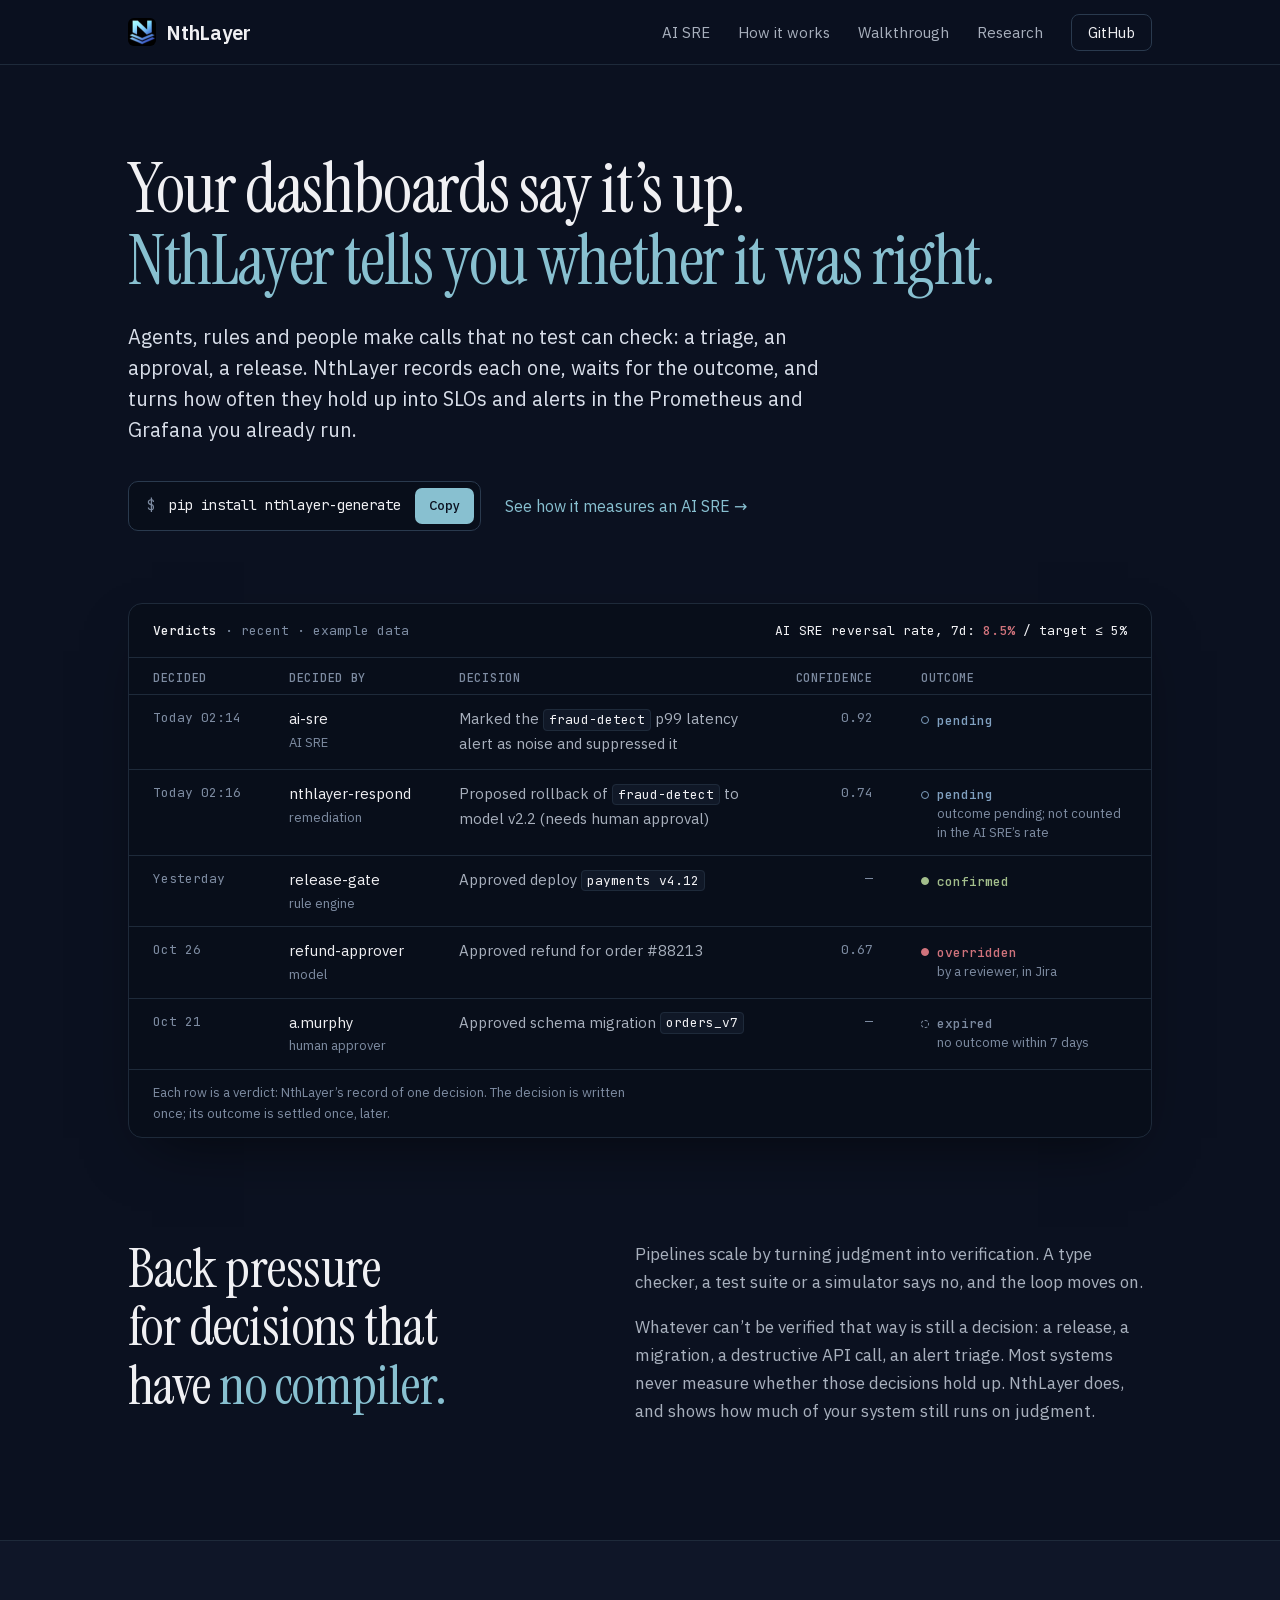
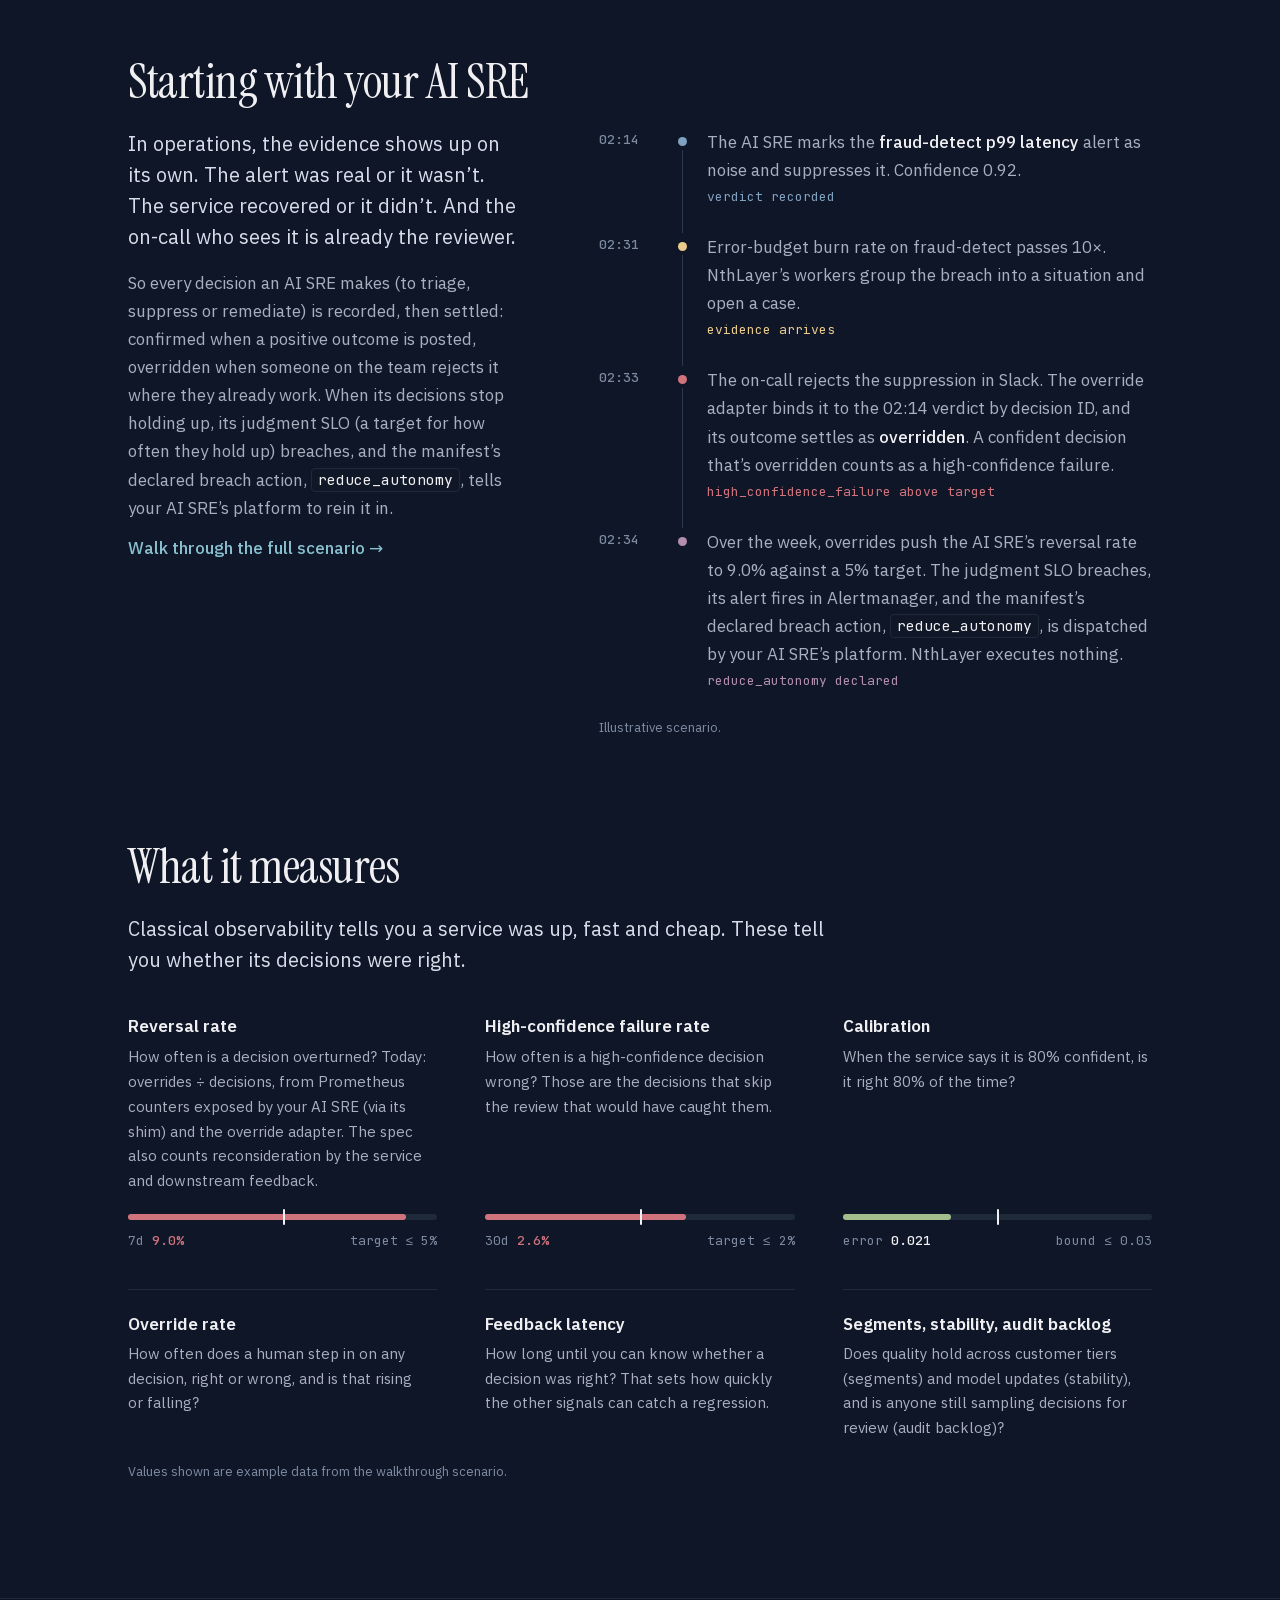
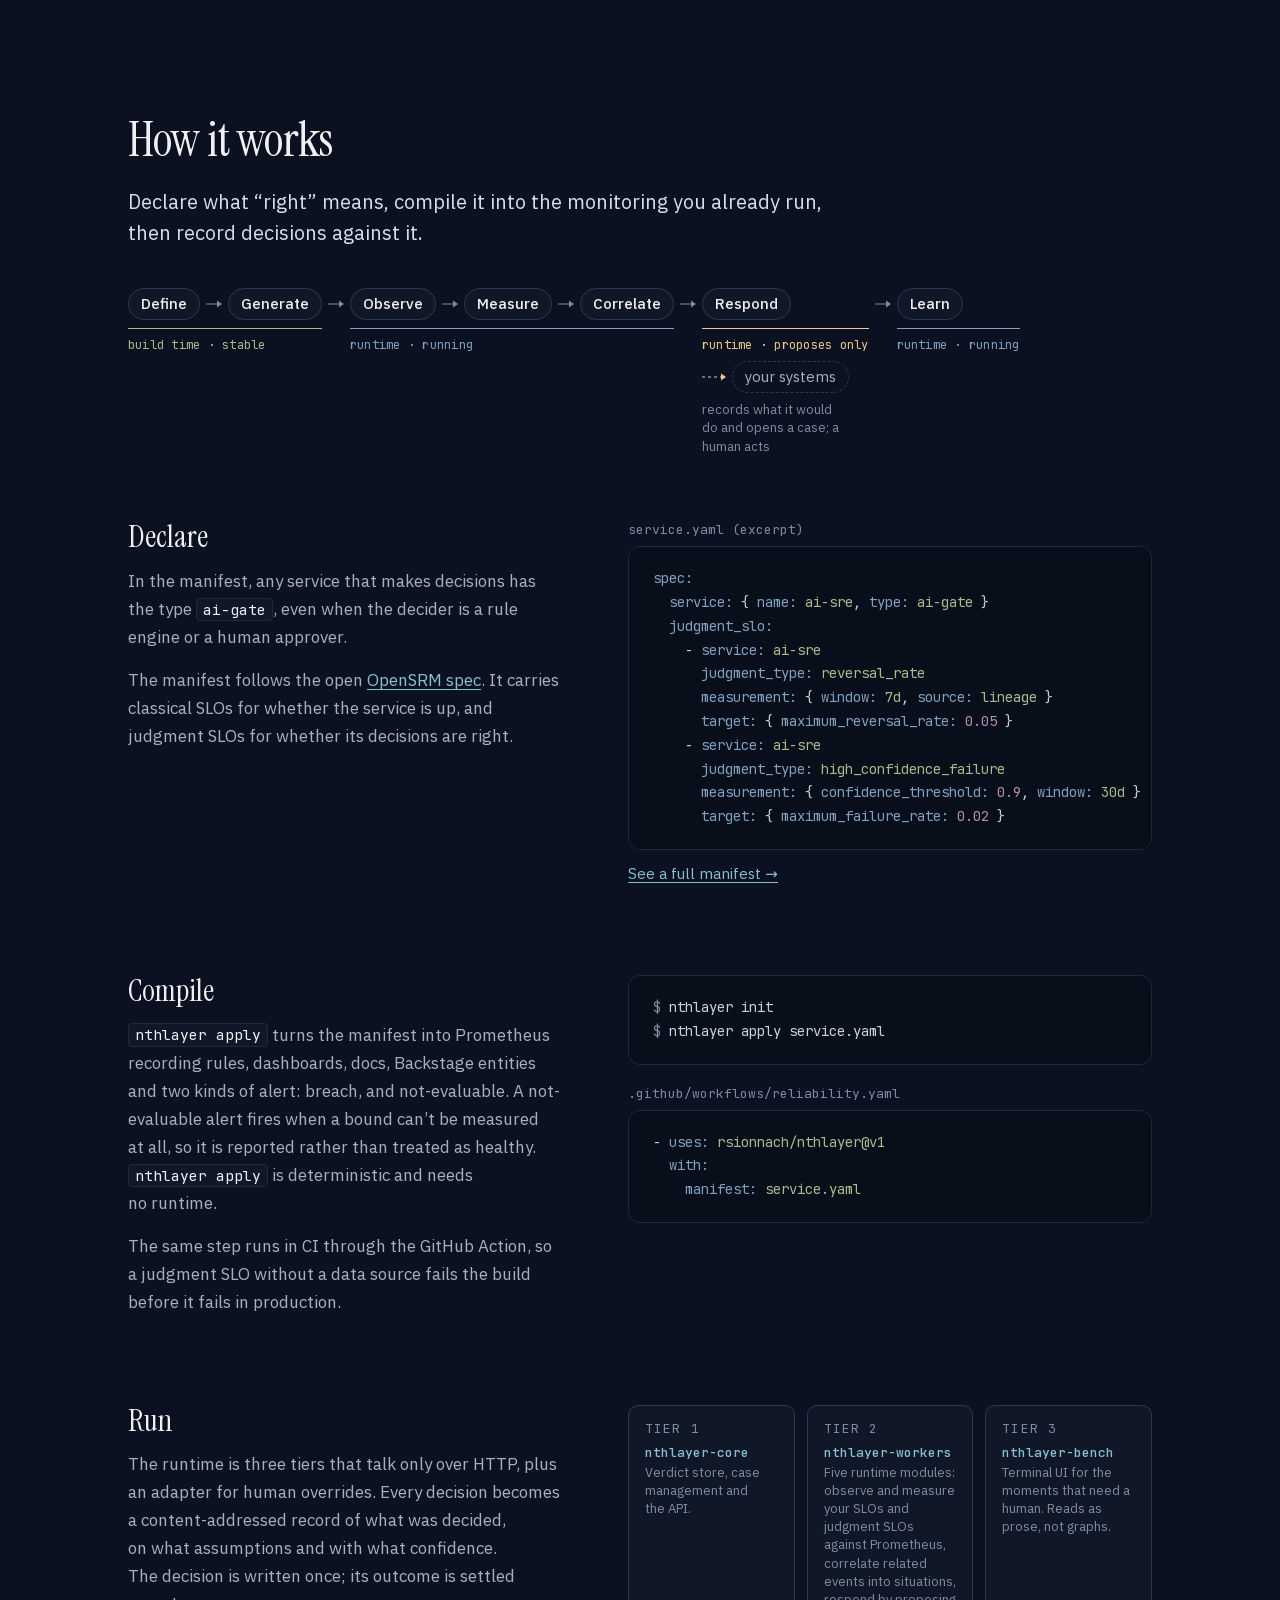
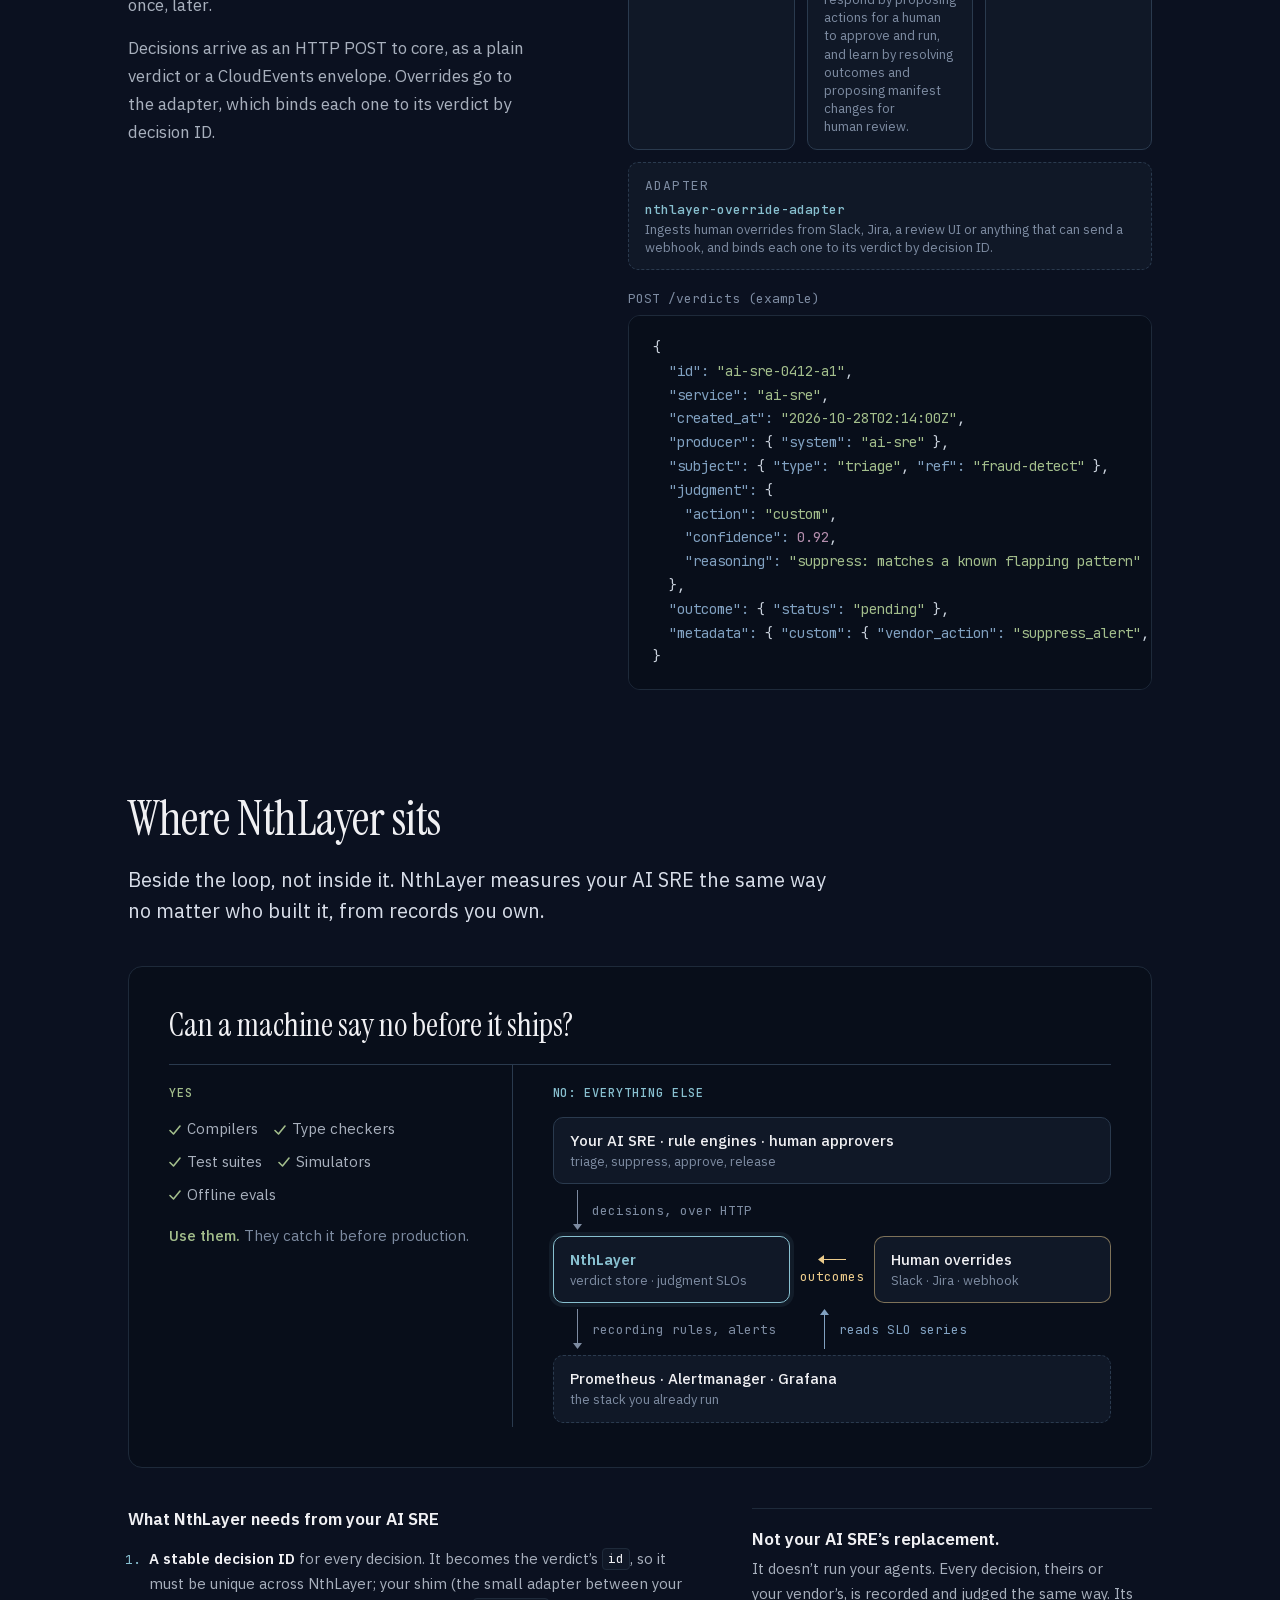
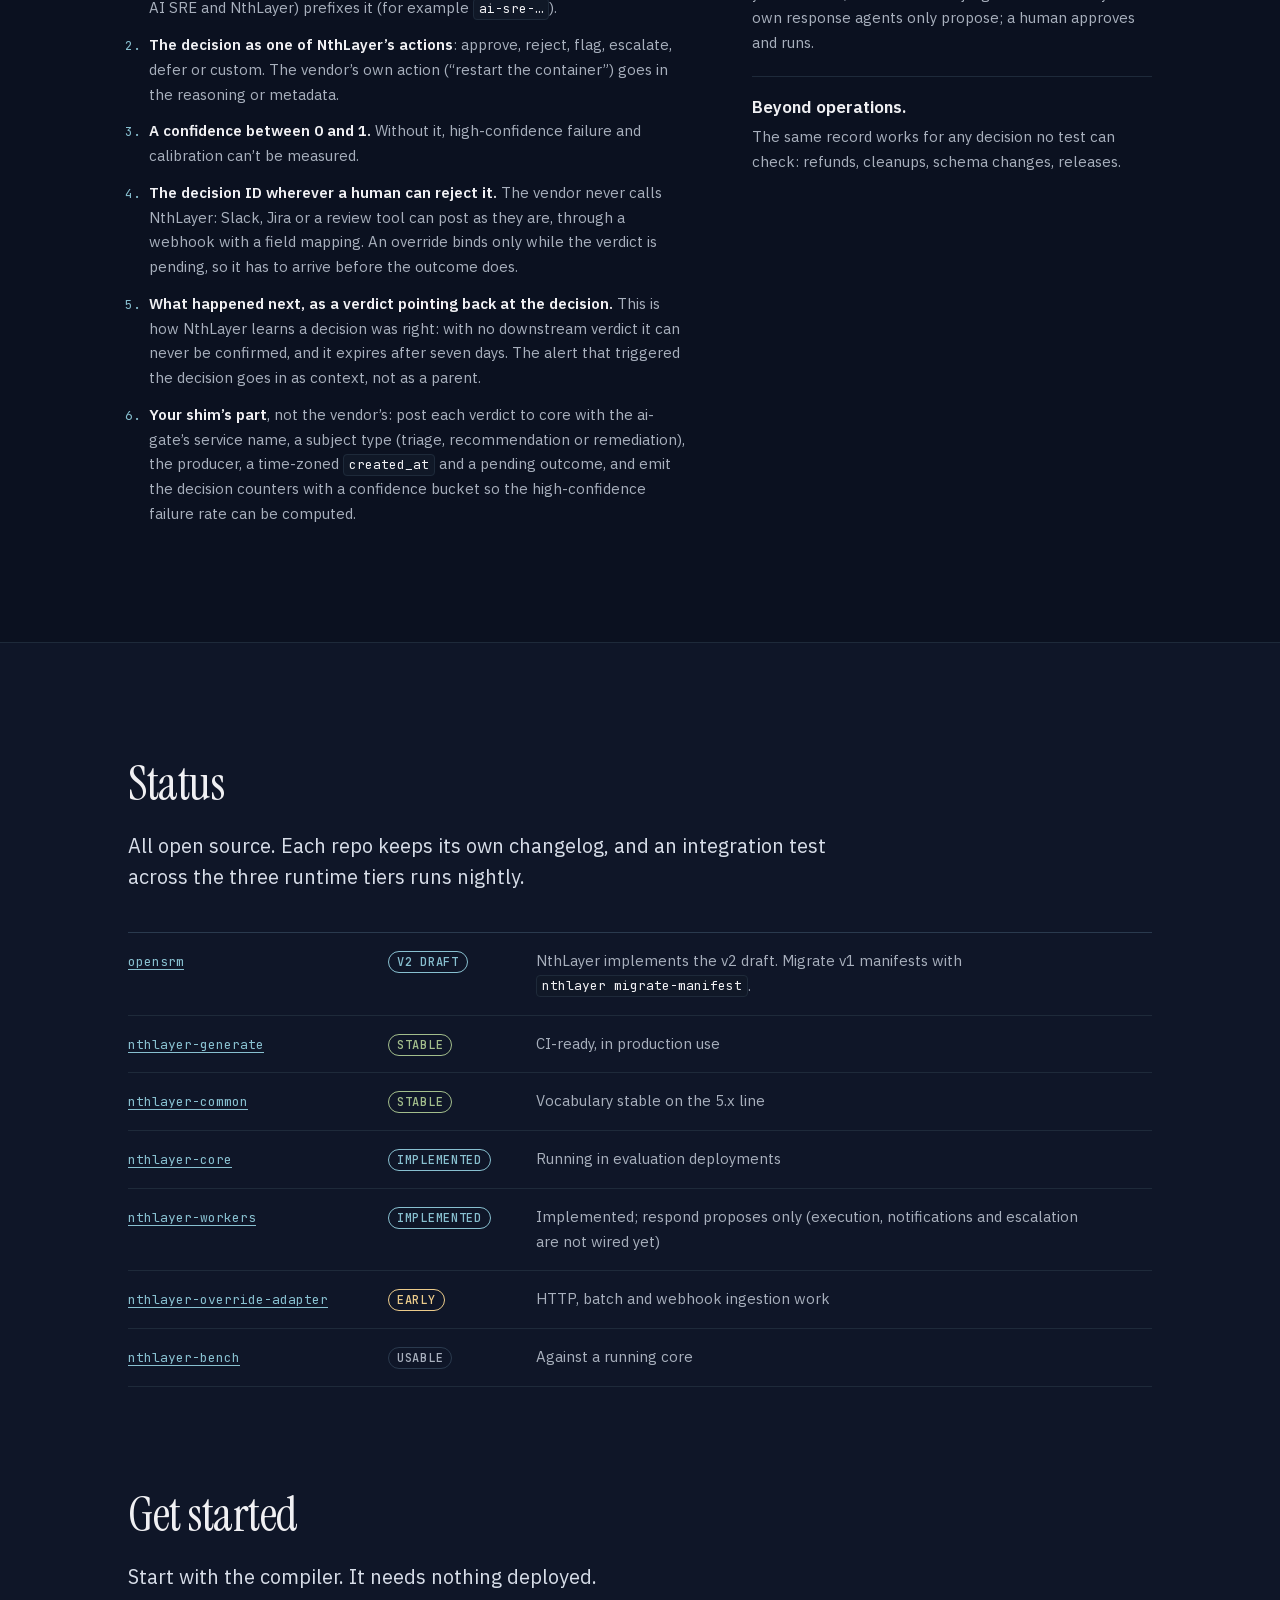
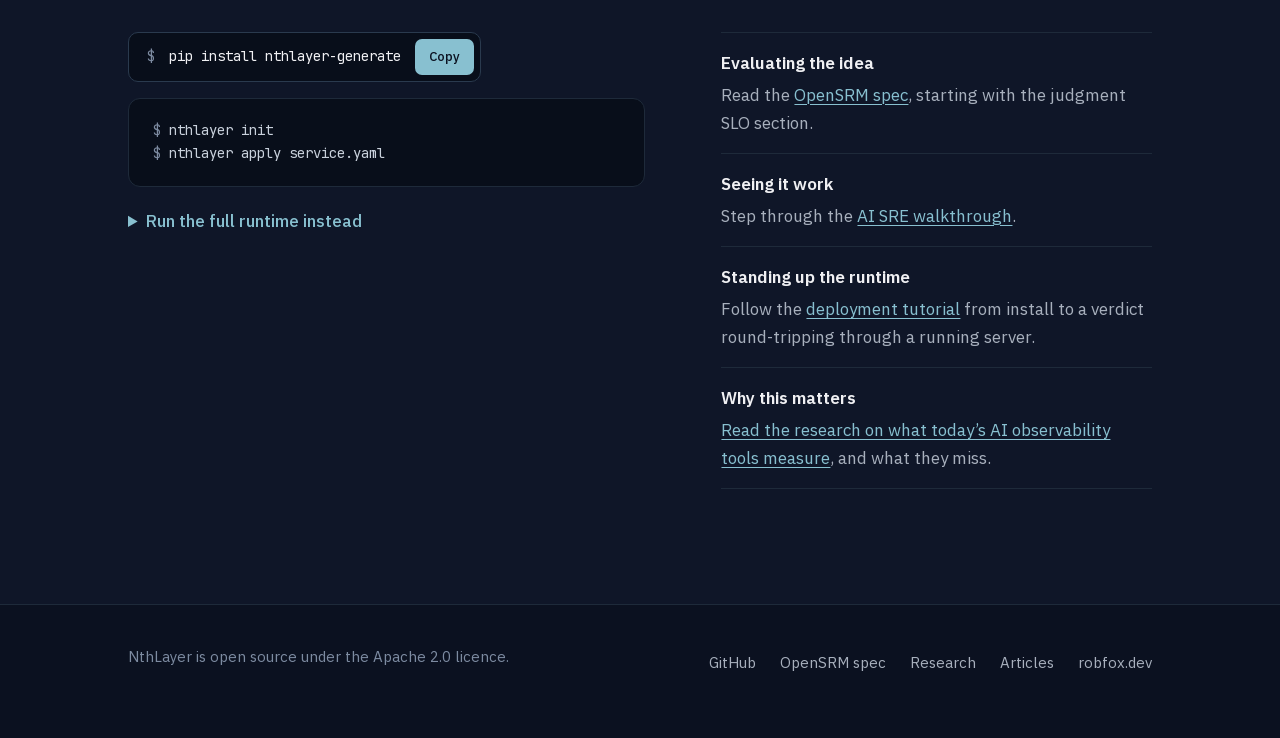
<file: index.html>
<!DOCTYPE html>
<html lang="en">
<head>
<meta charset="UTF-8">
<meta name="viewport" content="width=device-width, initial-scale=1.0">
<title>NthLayer — Your dashboards say it’s up. NthLayer tells you whether it was right.</title>
<meta name="description" content="Agents, rules and people make calls that no test can check. NthLayer records each one, waits for the outcome, and turns how often they hold up into SLOs and alerts in the Prometheus and Grafana you already run.">
<meta name="theme-color" content="#0B1120">
<link rel="canonical" href="https://nthlayer.io/">
<meta property="og:title" content="NthLayer — Your dashboards say it’s up. NthLayer tells you whether it was right.">
<meta property="og:description" content="NthLayer records every decision no test can check, waits for the outcome, and turns how often they hold up into SLOs and alerts.">
<meta property="og:type" content="website">
<meta property="og:url" content="https://nthlayer.io">
<meta property="og:site_name" content="NthLayer">
<meta property="og:image" content="https://nthlayer.io/og/home.png">
<meta property="og:image:width" content="1200">
<meta property="og:image:height" content="630">
<meta property="og:image:alt" content="NthLayer: Your dashboards say it’s up. NthLayer tells you whether it was right.">
<meta name="twitter:card" content="summary_large_image">
<meta name="twitter:image" content="https://nthlayer.io/og/home.png">
<meta name="twitter:title" content="NthLayer — Your dashboards say it’s up. NthLayer tells you whether it was right.">
<link rel="icon" type="image/png" sizes="32x32" href="/favicon-32.png">
<link rel="icon" type="image/png" sizes="192x192" href="/favicon-192.png">
<link rel="apple-touch-icon" sizes="180x180" href="/apple-touch-icon.png">
<script>
// Before first paint: mark JS, and opt into the ledger animation only when motion is welcome.
(function (d) {
  d.classList.add('js');
  if ('IntersectionObserver' in window && !window.matchMedia('(prefers-reduced-motion: reduce)').matches) d.classList.add('anim');
})(document.documentElement);
</script>
<link rel="preload" href="/fonts/instrument-serif-latin-400.woff2" as="font" type="font/woff2" crossorigin>
<link rel="preload" href="/fonts/ibm-plex-sans-latin-var.woff2" as="font" type="font/woff2" crossorigin>
<link rel="stylesheet" href="/fonts/fonts.css">
<style>
:root {
  color-scheme: dark;

  --bg: #0B1120;
  --bg-band: #0F1628;
  --bg-sunk: #080E1A;
  --bg-raised: #101827;
  --bg-nav: rgba(11, 17, 32, 0.86);
  --line: #1E2A3A;
  --line-strong: #2A3A4E;
  --text: #F0F0F3;
  --text-lede: #D8DEE9;
  --text-body: #A8B0BD;
  --text-muted: #7D8BA1;
  --code: #C9D1DC;
  --frost: #88C0D0;
  --frost-2: #81A1C1;
  --frost-3: #5E81AC;
  --held: #A3BE8C;
  --bad: #D0737C;
  --warn: #EBCB8B;
  --purple: #B48EAD;

  --serif: 'Instrument Serif', 'Instrument Serif Fallback', Georgia, serif;
  --sans: 'IBM Plex Sans', 'IBM Plex Sans Fallback', system-ui, sans-serif;
  --mono: 'JetBrains Mono', 'JetBrains Mono Fallback', ui-monospace, monospace;

  /* Mono scale: three steps only. */
  --mono-label: 0.75rem;   /* uppercase tracked labels */
  --mono-data: 0.8125rem;  /* times, values, arrow labels, file names */
  --mono-code: 0.875rem;   /* code blocks and commands */

  --gutter: clamp(16px, 5vw, 48px);
  --wrap: 1120px;
  --act-gap: clamp(72px, 9vw, 120px);
  --section-gap: clamp(64px, 8vw, 104px);
  --lede-to-content: 40px;
  --ease: cubic-bezier(0.16, 1, 0.3, 1);
}

* { margin: 0; padding: 0; box-sizing: border-box; }
html { scroll-behavior: smooth; scroll-padding-top: 80px; scrollbar-color: var(--line-strong) var(--bg); }
body {
  background: var(--bg);
  color: var(--text-body);
  font: 400 1.0625rem/1.65 var(--sans);
  -webkit-font-smoothing: antialiased;
  text-rendering: optimizeLegibility;
}
::selection { background: rgba(136, 192, 208, 0.28); color: var(--text); }
a { color: var(--frost); text-underline-offset: 3px; text-decoration-thickness: 1px; }
a:hover { color: var(--text); }
:focus-visible { outline: 2px solid var(--frost); outline-offset: 3px; border-radius: 4px; }
code, kbd { font-family: var(--mono); font-size: 0.86em; }
pre { font-family: var(--mono); }
pre code { font-size: inherit; }
:not(pre) > code { color: var(--text); background: var(--bg-raised); padding: 0.1em 0.4em; border-radius: 4px; border: 1px solid var(--line); overflow-wrap: anywhere; }
img { display: block; }
.nw { white-space: nowrap; }
.sr-only { position: absolute; width: 1px; height: 1px; padding: 0; margin: -1px; overflow: hidden; clip-path: inset(50%); white-space: nowrap; border: 0; }

.skip { position: absolute; left: -9999px; top: 8px; background: var(--text); color: var(--bg); padding: 8px 16px; border-radius: 6px; z-index: 200; }
.skip:focus { left: 8px; }
.skip:hover { color: var(--bg); }

.wrap { max-width: var(--wrap); margin: 0 auto; padding: 0 var(--gutter); }

h1, h2, h3 { color: var(--text); font-weight: 400; text-wrap: balance; }
h2 { font-family: var(--serif); font-size: clamp(2.25rem, 4.2vw, 3rem); line-height: 1.08; letter-spacing: -0.01em; margin-bottom: 20px; }
/* Label headings: one role. */
h3 { font-family: var(--sans); font-size: 1.0625rem; font-weight: 600; line-height: 1.35; margin-bottom: 8px; }
p, dd, li, figcaption { text-wrap: pretty; }
.lede { font-size: 1.25rem; line-height: 1.55; color: var(--text-lede); max-width: 60ch; }
.prose { max-width: 66ch; }
.prose p + p { margin-top: 1em; }

/* Acts: the page reads as four movements. Tight inside an act, a clear break between acts. */
.act { padding: var(--act-gap) 0; border-top: 1px solid var(--line); }
.act.band { background: var(--bg-band); }
.act > section + section { margin-top: var(--section-gap); }

/* ── Nav ─────────────────────────────────────────── */
.nav {
  position: sticky; top: 0; z-index: 100;
  background: var(--bg-nav);
  backdrop-filter: blur(12px); -webkit-backdrop-filter: blur(12px);
  border-bottom: 1px solid var(--line);
}
.nav .wrap { display: flex; align-items: center; justify-content: space-between; height: 64px; }
.brand { display: flex; align-items: center; gap: 10px; text-decoration: none; color: var(--text); font-weight: 600; font-size: 1.25rem; letter-spacing: -0.01em; }
.brand img { width: 28px; height: 28px; border-radius: 6px; object-fit: cover; }
.nav-links { display: flex; align-items: center; gap: 28px; list-style: none; }
.nav-links a { color: var(--text-body); text-decoration: none; font-size: 0.9375rem; }
.nav-links a:hover { color: var(--text); }
.nav-links .gh { color: var(--text); border: 1px solid var(--line-strong); padding: 8px 16px; border-radius: 8px; }
.nav-links .gh:hover { border-color: var(--frost-3); }
.nav-menu { display: none; }

/* ── Hero ────────────────────────────────────────── */
.act.hero-act { padding-top: clamp(48px, 7vw, 88px); border-top: 0; }
.hero h1 {
  font-family: var(--serif);
  font-size: clamp(2.5rem, 5.4vw, 4.6rem);
  line-height: 1.04;
  letter-spacing: -0.02em;
  margin-bottom: 24px;
}
.hero h1 .turn { display: block; color: var(--frost); }
.hero .lede { margin-bottom: 36px; }

.actions { display: flex; flex-wrap: wrap; align-items: center; gap: 16px 24px; }
.install {
  display: inline-flex; align-items: center; gap: 14px;
  background: var(--bg-sunk); border: 1px solid var(--line-strong); border-radius: 10px;
  padding: 6px 6px 6px 18px; font-family: var(--mono); font-size: var(--mono-code); color: var(--text);
  max-width: 100%;
}
.install:has(.copy[hidden]) { padding-right: 18px; min-height: 50px; }
.install .prompt { color: var(--text-muted); user-select: none; }
.install code { background: none; border: 0; padding: 0; font-size: 1em; white-space: nowrap; overflow-x: auto; }
.copy {
  font: 500 0.8125rem var(--sans); color: var(--bg); background: var(--frost);
  border: 0; border-radius: 7px; padding: 8px 14px; min-height: 36px; cursor: pointer; flex: none;
  transition: background 0.2s var(--ease);
}
.copy:hover { background: var(--text); color: var(--bg); }
.copy[data-done] { background: var(--held); }
.textlink { font-size: 1rem; text-decoration: none; }
.textlink:hover { text-decoration: underline; }

/* Verdict ledger: the one animated moment */
.ledger {
  container: ledger / inline-size;
  margin-top: clamp(48px, 6vw, 72px);
  background: var(--bg-sunk);
  border: 1px solid var(--line);
  border-radius: 14px;
  overflow: hidden;
  box-shadow: 0 24px 60px -24px rgba(0, 0, 0, 0.6);
}
.ledger-head {
  display: flex; flex-wrap: wrap; align-items: baseline; justify-content: space-between; gap: 8px 24px;
  padding: 16px 24px; border-bottom: 1px solid var(--line);
  font-family: var(--mono); font-size: var(--mono-data); color: var(--text-muted);
}
.ledger-head strong { color: var(--text); font-weight: 500; }
.rate { color: var(--text); font-variant-numeric: tabular-nums; }
.rate b { font-weight: 500; color: var(--bad); }
.ledger-scroll { overflow-x: auto; }
.ledger table { width: 100%; border-collapse: collapse; font-size: 0.9375rem; }
.ledger th { text-align: left; font: 500 var(--mono-label) var(--mono); color: var(--text-muted); padding: 12px 24px 8px; text-transform: uppercase; letter-spacing: 0.06em; white-space: nowrap; }
.ledger td { padding: 12px 24px; border-top: 1px solid var(--line); vertical-align: top; overflow-wrap: anywhere; }
.ledger .t, .ledger .c { width: 1%; }
.ledger .c { text-align: right; }
.ledger td.t, .ledger td.c { font-family: var(--mono); font-size: var(--mono-data); color: var(--text-muted); font-variant-numeric: tabular-nums; white-space: nowrap; }
.ledger td.who { color: var(--text); white-space: nowrap; }
.ledger td.who span { display: block; font-size: 0.8125rem; color: var(--text-muted); }
.ledger td.what { color: var(--text-body); text-wrap: pretty; }
.ledger td.what code { white-space: nowrap; }
.verdict { display: inline-flex; flex-wrap: wrap; align-items: center; gap: 2px 8px; font: 500 var(--mono-data) var(--mono); white-space: nowrap; }
.verdict::before { content: ""; width: 8px; height: 8px; box-sizing: border-box; border-radius: 50%; background: currentColor; border: 1.5px solid currentColor; flex: none; }
.v-confirmed { color: var(--held); }
.v-overridden { color: var(--bad); }
.v-expired { color: var(--text-muted); }
.v-expired::before { background: transparent; border-style: dashed; }
.v-pending { color: var(--frost-2); }
.v-pending::before { background: transparent; }
.verdict small { flex-basis: 100%; padding-left: 16px; font: 400 0.8125rem/1.45 var(--sans); color: var(--text-muted); white-space: normal; }
.ledger-foot { padding: 12px 24px; border-top: 1px solid var(--line); font-size: 0.8125rem; color: var(--text-muted); }
.ledger-foot span { display: block; max-width: 62ch; }

/* The live row. Settled is the default; .anim (set before paint) holds it pending until .ledger.settled. */
#live-row { background-color: rgba(208, 115, 124, 0.07); transition: background-color 0.6s var(--ease); }
#live-verdict::before { transition: background-color 0.3s var(--ease), border-color 0.3s var(--ease); }
.lbls, .rate-num { display: inline-grid; }
.lbls > span, .rate-num > span { grid-area: 1 / 1; transition: opacity 0.25s var(--ease), transform 0.25s var(--ease); }
.lbl-pending { color: var(--frost-2); opacity: 0; transform: translateY(-4px); }
.r-pre { opacity: 0; transform: translateY(-4px); }
#live-verdict small { transition: opacity 0.23s var(--ease) 0.55s; }
.ledger.settled .rate-num > span { transition-duration: 0.2s; transition-delay: 0.4s; }
.anim .ledger:not(.settled) #live-row { background-color: transparent; }
.anim .ledger:not(.settled) #live-verdict { color: var(--frost-2); }
.anim .ledger:not(.settled) #live-verdict::before { background-color: transparent; }
.anim .ledger:not(.settled) .lbl-pending,
.anim .ledger:not(.settled) .r-pre { opacity: 1; transform: none; }
.anim .ledger:not(.settled) .lbl-settled,
.anim .ledger:not(.settled) .r-post { opacity: 0; transform: translateY(4px); }
.anim .ledger:not(.settled) #live-verdict small { opacity: 0; }

/* Stacked rows when the ledger itself is narrow. In em, so larger text stacks it too. */
@container ledger (max-width: 52em) {
  .ledger thead { position: absolute; width: 1px; height: 1px; overflow: hidden; clip-path: inset(50%); }
  .ledger table, .ledger tbody, .ledger tr, .ledger td { display: block; }
  .ledger tbody tr { padding: 16px 20px; border-top: 1px solid var(--line); display: grid; grid-template-columns: 6.5rem minmax(0, 1fr); gap: 4px 12px; }
  .ledger td, .ledger td.t, .ledger td.c { padding: 0; border: 0; width: auto; text-align: left; }
  .ledger td.t { grid-column: 1; white-space: normal; }
  .ledger td.who { grid-column: 2; white-space: normal; }
  .ledger td.what { grid-column: 1 / -1; padding: 4px 0; }
  .ledger td.c { grid-column: 1; white-space: normal; }
  .ledger td.c::before { content: attr(data-label); display: block; font-size: var(--mono-label); }
  .ledger td.v { grid-column: 2; align-self: end; }
  .verdict { white-space: normal; }
  .ledger-head, .ledger-foot { padding-left: 20px; padding-right: 20px; }
}

/* ── Thesis ──────────────────────────────────────── */
.thesis .wrap { display: grid; grid-template-columns: minmax(0, 5fr) minmax(0, 6fr); gap: clamp(32px, 6vw, 96px); align-items: start; }
.thesis h2 { font-size: clamp(2.25rem, 4.6vw, 3.4rem); margin: 0; }
.thesis h2 em { font-style: normal; color: var(--frost); }

/* ── AI SRE ──────────────────────────────────────── */
.sre-grid { display: grid; grid-template-columns: minmax(0, 5fr) minmax(0, 7fr); gap: clamp(32px, 6vw, 88px); align-items: start; margin-top: 8px; }
.timeline { list-style: none; position: relative; --tl-time: 64px; --tl-gap: 20px; --tl-pad: 24px; }
.timeline li { display: grid; grid-template-columns: var(--tl-time) minmax(0, 1fr); gap: var(--tl-gap); padding: 0 0 28px; position: relative; }
.timeline li::after { content: ""; position: absolute; left: calc(var(--tl-time) + var(--tl-gap) - 1px); top: 12px; bottom: 0; width: 1px; background: var(--line-strong); z-index: 0; }
.timeline li:last-child::after { display: none; }
.timeline time { font: 500 var(--mono-data) var(--mono); color: var(--text-muted); padding-top: 3px; font-variant-numeric: tabular-nums; }
.timeline .body { position: relative; padding-left: var(--tl-pad); }
.timeline .body::before { content: ""; position: absolute; left: -5px; top: 9px; width: 9px; height: 9px; border-radius: 50%; background: var(--dot, var(--frost-2)); box-shadow: 0 0 0 4px var(--bg-band); z-index: 1; }
.timeline p { color: var(--text-body); }
.timeline p strong { color: var(--text); font-weight: 500; }
.timeline .effect { display: block; margin-top: 4px; overflow-wrap: anywhere; font: 400 var(--mono-data) var(--mono); color: var(--dot, var(--frost-2)); }
.demo-link { display: inline-block; margin-top: 12px; font-weight: 500; text-decoration: none; }
.demo-link:hover { text-decoration: underline; }
.scenario-note { font-size: 0.8125rem; color: var(--text-muted); margin: -8px 0 0 calc(var(--tl-time) + var(--tl-gap) + var(--tl-pad)); }

/* ── Signals ─────────────────────────────────────── */
.gauges { list-style: none; margin-top: var(--lede-to-content); display: grid; grid-template-columns: repeat(auto-fit, minmax(min(16rem, 100%), 1fr)); gap: 40px clamp(24px, 4vw, 48px); }
.gauge { display: flex; flex-direction: column; }
.gauge h3 { margin-bottom: 8px; }
.gauge p { font-size: 0.9375rem; max-width: 62ch; }
.meter { margin-top: auto; padding-top: 20px; }
.meter-track { position: relative; height: 6px; border-radius: 3px; background: var(--line); }
.meter-fill { position: absolute; left: 0; top: 0; bottom: 0; border-radius: 3px; background: var(--held); }
.meter-fill.over { background: var(--bad); }
/* Scale is 0 to 2x target, so the target mark sits at the midpoint. */
.meter-target { position: absolute; left: 50%; top: -5px; bottom: -5px; width: 2px; background: var(--text); border-radius: 1px; }
.meter-read { display: flex; flex-wrap: wrap; justify-content: space-between; gap: 4px 12px; margin-top: 12px; font: 400 var(--mono-data) var(--mono); color: var(--text-muted); font-variant-numeric: tabular-nums; }
.meter-read b { font-weight: 500; color: var(--text); }
.meter-read b.over { color: var(--bad); }
.signals-more { margin-top: 40px; display: grid; grid-template-columns: repeat(auto-fit, minmax(min(16rem, 100%), 1fr)); gap: 20px clamp(24px, 4vw, 48px); }
.signals-more div { padding-top: 20px; border-top: 1px solid var(--line); }
.signals-more dt { color: var(--text); font-size: 1.0625rem; font-weight: 600; margin-bottom: 4px; }
.signals-more dd { font-size: 0.9375rem; max-width: 62ch; }
.example-note { margin-top: 20px; font-size: 0.8125rem; color: var(--text-muted); }

/* ── How it works ────────────────────────────────── */
/* Seven stages: one line of steps with status captions. */
.stages { margin-top: var(--lede-to-content); }
.stage-row { display: flex; flex-wrap: wrap; align-items: flex-start; gap: 16px 0; }
.stage-group { display: flex; flex-direction: column; gap: 8px; }
.stage-chips { display: flex; flex-wrap: wrap; align-items: center; gap: 4px 0; }
.stage {
  display: inline-flex; align-items: center; min-height: 2rem; padding: 0 12px;
  font-size: 0.9375rem; font-weight: 500; line-height: 1.2; color: var(--text); white-space: nowrap;
  background: var(--bg-raised); border: 1px solid var(--line-strong); border-radius: 999px;
}
.stage.dst { background: transparent; border-style: dashed; color: var(--text-body); font-weight: 400; }
.stage-join { display: flex; align-items: center; height: 2rem; padding: 0 6px; color: var(--text-muted); flex: none; }
.stage-cap { font: 400 var(--mono-label) var(--mono); letter-spacing: 0.02em; color: var(--cap); padding-top: 8px; border-top: 1px solid var(--cap); white-space: nowrap; }
.g-stable { --cap: var(--held); }
.g-running { --cap: var(--frost-2); }
.g-propose { --cap: var(--warn); }
.stage-branch { display: flex; align-items: center; gap: 6px; color: var(--warn); }
.stage-note { width: 0; min-width: 100%; font-size: 0.8125rem; line-height: 1.45; color: var(--text-muted); }

.steps { margin-top: 64px; display: grid; gap: clamp(56px, 8vw, 88px); }
.step { display: grid; grid-template-columns: minmax(0, 5fr) minmax(0, 6fr); gap: clamp(28px, 5vw, 72px); align-items: start; }
.step h3 { font-family: var(--serif); font-size: clamp(1.5rem, 2.4vw, 2rem); line-height: 1.1; font-weight: 400; margin-bottom: 12px; }
.step p + p { margin-top: 0.9em; }
pre.code {
  background: var(--bg-sunk); border: 1px solid var(--line); border-radius: 12px;
  padding: 20px 24px; overflow-x: auto; color: var(--code); font-size: var(--mono-code); line-height: 1.7;
  tab-size: 2;
}
pre.code + .file { margin-top: 20px; }
pre.code .k { color: var(--frost-2); }
pre.code .s { color: var(--held); }
pre.code .n { color: var(--purple); }
pre.code .c { color: var(--text-muted); }
pre.code .p { color: var(--text-muted); user-select: none; }
.file { display: block; font: 400 var(--mono-data) var(--mono); color: var(--text-muted); margin-bottom: 8px; overflow-wrap: anywhere; }
.more-link { display: inline-block; margin-top: 12px; font-size: 0.9375rem; }

/* Runtime tiers */
.tiers + .file { margin-top: 20px; }
.tiers { list-style: none; display: grid; grid-template-columns: repeat(3, minmax(0, 1fr)); gap: 12px; }
.tiers li.side { grid-column: 1 / -1; }
.tiers .node { height: 100%; }
.tiers .node code { background: none; border: 0; padding: 0; color: var(--frost); font-size: var(--mono-data); font-weight: 500; overflow-wrap: anywhere; }
.tiers .tier-label { display: block; font: 400 var(--mono-label) var(--mono); color: var(--text-muted); text-transform: uppercase; letter-spacing: 0.08em; margin-bottom: 4px; }
.tiers .side .node { border-style: dashed; }

/* ── Diagram (shared node + arrow parts) ─────────── */
.diagram { background: var(--bg-sunk); border: 1px solid var(--line); border-radius: 14px; padding: clamp(20px, 3.5vw, 40px); }
.node {
  background: var(--bg-raised); border: 1px solid var(--line-strong); border-radius: 10px;
  padding: 12px 16px; color: var(--text); font-weight: 500; font-size: 0.9375rem; line-height: 1.4;
}
.node span:not(.nw) { display: block; font-weight: 400; font-size: 0.8125rem; color: var(--text-muted); margin-top: 2px; }
.node.nth { border-color: var(--frost); box-shadow: 0 0 0 4px rgba(136, 192, 208, 0.08); }
.node.nth b { color: var(--frost); font-weight: 600; }
.node.out { border-color: rgba(235, 203, 139, 0.5); }
.node.dst { border-style: dashed; }
.arrow { display: flex; align-items: center; gap: 10px; font: 400 var(--mono-data) var(--mono); color: var(--text-muted); }
.arrow.down, .arrow.up { padding: 6px 0 6px 20px; }
.arrow svg { flex: none; color: var(--text-muted); }
.arrow.tone-out, .arrow.tone-out svg { color: var(--warn); }
.arrow.tone-in, .arrow.tone-in svg { color: var(--frost-2); }
.arrow-pair { display: flex; flex-wrap: wrap; gap: 0 24px; }
.flow { container: flow / inline-size; }

/* Where it sits: can a machine say no? */
.sits-a { display: grid; grid-template-columns: minmax(0, 4fr) minmax(0, 7fr); gap: 0; margin-top: var(--lede-to-content); }
.sits-a .q { grid-column: 1 / -1; font-family: var(--serif); font-size: clamp(1.5rem, 2.6vw, 2rem); color: var(--text); margin-bottom: 20px; line-height: 1.15; }
.sits-a .col { padding: 20px 0 4px; border-top: 1px solid var(--line-strong); }
.sits-a .col + .col { padding-left: clamp(20px, 3.5vw, 40px); border-left: 1px solid var(--line-strong); }
.sits-a .col:first-of-type { padding-right: clamp(20px, 3.5vw, 40px); }
.sits-a .ans { font: 500 var(--mono-label) var(--mono); text-transform: uppercase; letter-spacing: 0.08em; margin-bottom: 16px; }
.sits-a .ans.yes { color: var(--held); }
.sits-a .ans.no { color: var(--frost); }
.checks { list-style: none; display: flex; flex-wrap: wrap; gap: 8px 16px; margin-bottom: 16px; }
.checks li { font-size: 0.9375rem; color: var(--text-body); display: inline-flex; align-items: center; gap: 6px; }
.checks svg { flex: none; color: var(--held); }
.sits-a .verdict-line { font-size: 0.9375rem; color: var(--text-muted); }
.sits-a .verdict-line strong { color: var(--held); font-weight: 500; }
.flow-mid { display: grid; grid-template-columns: minmax(0, 1fr) auto minmax(0, 1fr); align-items: center; gap: 0; }
.arrow.left { padding: 0 10px; flex-direction: column; gap: 4px; }

.sits-notes { display: grid; grid-template-columns: minmax(0, 7fr) minmax(0, 5fr); gap: clamp(32px, 5vw, 64px); margin-top: 40px; align-items: start; }
.sits-notes h3 { margin-bottom: 16px; }
.needs { padding-left: 1.4em; display: grid; gap: 12px; font-size: 0.9375rem; }
.needs li::marker { color: var(--frost); font-family: var(--mono); font-size: 0.85em; }
.needs strong { color: var(--text); font-weight: 600; }
.sits-asides { list-style: none; display: grid; gap: 20px; }
.sits-asides li { padding-top: 16px; border-top: 1px solid var(--line); font-size: 0.9375rem; }
.sits-asides strong { display: block; color: var(--text); font-size: 1.0625rem; font-weight: 600; margin-bottom: 4px; }

/* ── Status ──────────────────────────────────────── */
.status { container: status / inline-size; list-style: none; margin-top: var(--lede-to-content); border-top: 1px solid var(--line-strong); }
.status li { display: grid; grid-template-columns: minmax(0, 15rem) 8rem minmax(0, 1fr); gap: 4px 20px; align-items: baseline; padding: 16px 0; border-bottom: 1px solid var(--line); font-size: 0.9375rem; }
.status a { font-family: var(--mono); font-size: var(--mono-data); overflow-wrap: anywhere; }
.status .note { max-width: 62ch; }
.status .note code { white-space: nowrap; }
/* Two rows per repo when the list is narrow; in em, so larger text collapses it too. */
@container status (max-width: 44em) {
  .status li { grid-template-columns: minmax(0, 1fr) auto; }
  .status li .note { grid-column: 1 / -1; color: var(--text-muted); font-size: 0.875rem; }
  .status a { display: inline-block; padding: 4px 0; }
}
.tag { justify-self: start; font: 500 var(--mono-label) var(--mono); text-transform: uppercase; letter-spacing: 0.06em; padding: 2px 8px; border-radius: 999px; border: 1px solid currentColor; white-space: nowrap; }
.tag.stable { color: var(--held); }
.tag.impl { color: var(--frost); }
.tag.usable { color: var(--text-body); border-color: var(--line-strong); }
.tag.early { color: var(--warn); }

/* ── Start ───────────────────────────────────────── */
.start-main { margin-top: var(--lede-to-content); display: grid; grid-template-columns: minmax(0, 6fr) minmax(0, 5fr); gap: clamp(32px, 6vw, 80px); align-items: start; }
.start-main .install { margin-bottom: 16px; }
.start-main details { margin-top: 20px; }
.start-main summary { cursor: pointer; color: var(--frost); font-weight: 500; }
.start-main summary:hover { color: var(--text); }
.start-main details pre { margin-top: 16px; }
.paths { list-style: none; display: grid; gap: 0; }
.paths li { padding: 16px 0; border-top: 1px solid var(--line); }
.paths li:last-child { border-bottom: 1px solid var(--line); }
.paths strong { display: block; color: var(--text); font-size: 1.0625rem; font-weight: 600; margin-bottom: 4px; }

/* ── Footer ──────────────────────────────────────── */
footer { border-top: 1px solid var(--line); padding: 40px 0 56px; font-size: 0.9375rem; color: var(--text-muted); }
footer .wrap { display: flex; flex-wrap: wrap; justify-content: space-between; gap: 16px 32px; }
footer ul { list-style: none; display: flex; flex-wrap: wrap; gap: 4px 24px; }
footer a { display: inline-block; padding: 6px 0; color: var(--text-body); text-decoration: none; }
footer a:hover { color: var(--text); }

/* ── Responsive ──────────────────────────────────── */
@media (max-width: 1100px) {
  .tiers { grid-template-columns: repeat(2, minmax(0, 1fr)); }
  .tiers li.side { grid-column: auto; }
}
@media (max-width: 1024px) {
  .step { grid-template-columns: minmax(0, 1fr); gap: 24px; }
}
@media (max-width: 900px) {
  .thesis .wrap, .sre-grid, .start-main { grid-template-columns: minmax(0, 1fr); }
  .sits-a { grid-template-columns: minmax(0, 1fr); }
  .sits-a .col + .col { padding-left: 0; border-left: 0; }
  .sits-a .col:first-of-type { padding-right: 0; padding-bottom: 20px; }

  .nav-links { display: none; }
  .nav-menu { display: block; position: relative; }
  .nav-menu summary { list-style: none; cursor: pointer; color: var(--text); border: 1px solid var(--line-strong); border-radius: 8px; padding: 0 16px; min-height: 44px; display: flex; align-items: center; font-size: 0.9375rem; }
  .nav-menu summary::-webkit-details-marker { display: none; }
  .nav-menu ul { list-style: none; position: absolute; right: 0; top: calc(100% + 8px); background: var(--bg-raised); border: 1px solid var(--line-strong); border-radius: 10px; padding: 8px; min-width: 200px; box-shadow: 0 16px 40px -12px rgba(0,0,0,0.7); }
  .nav-menu li a { display: flex; align-items: center; min-height: 44px; padding: 0 12px; color: var(--text); text-decoration: none; border-radius: 6px; }
  .nav-menu li a:hover { background: var(--line); }
}
@media (max-width: 760px) {
  body { font-size: 1rem; }
  .lede { font-size: 1.125rem; }
  .node { padding: 10px 12px; font-size: 0.875rem; }
  .node span:not(.nw) { font-size: 0.8125rem; }
  .arrow.left { padding: 0 6px; }
  .arrow.left svg { width: 20px; }
  .diagram { padding: 20px 14px; }
  .sits-notes { grid-template-columns: minmax(0, 1fr); }
  .tiers { grid-template-columns: minmax(0, 1fr); }
  .install { width: 100%; gap: 8px; padding-left: 14px; }
  .install code { flex: 1; min-width: 0; }
  .copy { min-height: 40px; }
}
@media (max-width: 600px) {
  /* Timeline: time above the body, rail at the left edge. */
  .timeline li { display: block; padding-left: 24px; }
  .timeline li::after { left: 4px; top: 14px; }
  .timeline time { display: block; padding: 0 0 2px; }
  .timeline .body { position: static; padding-left: 0; }
  .timeline .body::before { left: 0; top: 7px; }
  .scenario-note { margin-left: 24px; }

  .stage-row { flex-direction: column; gap: 0; }
  .stage-join { height: 28px; padding: 0 0 0 16px; }
  .stage-join.between svg { transform: rotate(90deg); }
  .stage-group { width: 100%; }
  .stage-cap { align-self: flex-start; }
}
@media (max-width: 360px) {
  .install { font-size: 0.8rem; padding-left: 12px; gap: 8px; }
  .install .prompt { display: none; }
}

/* Narrow column (small screens or large text): stack the overrides under NthLayer, outcomes pointing up. */
@container flow (max-width: 19em) {
  .flow-mid { grid-template-columns: minmax(0, 1fr); }
  .arrow.left { flex-direction: row; justify-content: flex-start; padding: 6px 0 6px 20px; gap: 10px; }
  .arrow.left svg { width: 28px; transform: rotate(90deg); }
}

/* Touch: every small link or control gets a 44px target. */
@media (pointer: coarse) {
  .textlink, .demo-link, .more-link, .status a, footer a { display: inline-flex; align-items: center; min-height: 44px; }
  .start-main summary { display: flex; align-items: center; min-height: 44px; }
  .copy { min-height: 44px; }
  .nav-links a { display: inline-flex; align-items: center; min-height: 44px; }
}

@media (prefers-reduced-motion: reduce) {
  html { scroll-behavior: auto; }
  *, *::before, *::after { transition: none !important; animation: none !important; }
}
</style>
</head>
<body>
<a class="skip" href="#main">Skip to content</a>

<header class="nav">
  <div class="wrap">
    <a class="brand" href="/" aria-label="NthLayer home">
      <img src="/logo-56.png" alt="" width="28" height="28">
      NthLayer
    </a>
    <nav aria-label="Primary">
      <ul class="nav-links">
        <li><a href="#sre">AI SRE</a></li>
        <li><a href="#how">How it works</a></li>
        <li><a href="/walkthrough/">Walkthrough</a></li>
        <li><a href="/research">Research</a></li>
        <li><a class="gh" href="https://github.com/rsionnach/nthlayer">GitHub</a></li>
      </ul>
      <details class="nav-menu">
        <summary>Menu</summary>
        <ul>
          <li><a href="#sre">AI SRE</a></li>
          <li><a href="#how">How it works</a></li>
          <li><a href="/walkthrough/">Walkthrough</a></li>
          <li><a href="/research">Research</a></li>
          <li><a href="https://github.com/rsionnach/nthlayer">GitHub</a></li>
        </ul>
      </details>
    </nav>
  </div>
</header>

<main id="main">

<!-- Act 1: the problem -->
<div class="act hero-act">

<section class="hero" aria-label="Introduction">
  <div class="wrap">
    <h1>Your dashboards say it’s up. <span class="turn">NthLayer tells you whether it was right.</span></h1>
    <p class="lede">Agents, rules and people make calls that no test can check: a triage, an approval, a release. NthLayer records each one, waits for the outcome, and turns how often they hold up into SLOs and alerts in the Prometheus and Grafana you already run.</p>
    <div class="actions">
      <div class="install">
        <span class="prompt" aria-hidden="true">$</span>
        <code id="install-cmd">pip install nthlayer-generate</code>
        <button class="copy" type="button" data-copy="install-cmd" aria-label="Copy install command" hidden>Copy</button>
      </div>
      <a class="textlink" href="#sre">See how it measures an AI SRE →</a>
    </div>
    <p class="sr-only" role="status" aria-live="polite" id="copy-status"></p>

    <figure class="ledger" id="ledger" aria-labelledby="ledger-cap">
      <div class="ledger-head">
        <span id="ledger-cap"><strong>Verdicts</strong> · recent · <span class="nw">example data</span></span>
        <span class="rate">AI SRE reversal rate, 7d: <b class="rate-num"><span class="r-pre" aria-hidden="true">8.5%</span><span class="r-post">9.0%</span></b> <span class="nw"><span aria-hidden="true">/</span> target ≤ 5%</span></span>
      </div>
      <div class="ledger-scroll">
      <table role="table">
        <thead role="rowgroup">
          <tr role="row"><th role="columnheader" scope="col" class="t">Decided</th><th role="columnheader" scope="col">Decided by</th><th role="columnheader" scope="col">Decision</th><th role="columnheader" scope="col" class="c">Confidence</th><th role="columnheader" scope="col">Outcome</th></tr>
        </thead>
        <tbody role="rowgroup">
          <tr role="row" id="live-row">
            <td role="cell" class="t">Today 02:14</td>
            <td role="cell" class="who">ai-sre<span>AI SRE</span></td>
            <td role="cell" class="what">Marked the <code>fraud-detect</code> p99 latency alert as noise and suppressed it</td>
            <td role="cell" class="c" data-label="confidence">0.92</td>
            <td role="cell" class="v"><span class="verdict v-overridden" id="live-verdict"><span class="lbls"><span class="lbl-pending" aria-hidden="true">pending</span><span class="lbl-settled">overridden</span></span><small>by on-call, in Slack</small></span></td>
          </tr>
          <tr role="row">
            <td role="cell" class="t">Today 02:16</td>
            <td role="cell" class="who">nthlayer-respond<span>remediation</span></td>
            <td role="cell" class="what">Proposed rollback of <code>fraud-detect</code> to model v2.2 (needs human approval)</td>
            <td role="cell" class="c" data-label="confidence">0.74</td>
            <td role="cell" class="v"><span class="verdict v-pending">pending<small>outcome pending; not counted in the AI SRE’s rate</small></span></td>
          </tr>
          <tr role="row">
            <td role="cell" class="t">Yesterday</td>
            <td role="cell" class="who">release-gate<span>rule engine</span></td>
            <td role="cell" class="what">Approved deploy <code>payments v4.12</code></td>
            <td role="cell" class="c" data-label="confidence">—</td>
            <td role="cell" class="v"><span class="verdict v-confirmed">confirmed</span></td>
          </tr>
          <tr role="row">
            <td role="cell" class="t">Oct 26</td>
            <td role="cell" class="who">refund-approver<span>model</span></td>
            <td role="cell" class="what">Approved refund for order #88213</td>
            <td role="cell" class="c" data-label="confidence">0.67</td>
            <td role="cell" class="v"><span class="verdict v-overridden">overridden<small>by a reviewer, in Jira</small></span></td>
          </tr>
          <tr role="row">
            <td role="cell" class="t">Oct 21</td>
            <td role="cell" class="who">a.murphy<span>human approver</span></td>
            <td role="cell" class="what">Approved schema migration <code>orders_v7</code></td>
            <td role="cell" class="c" data-label="confidence">—</td>
            <td role="cell" class="v"><span class="verdict v-expired">expired<small>no outcome within 7 days</small></span></td>
          </tr>
        </tbody>
      </table>
      </div>
      <figcaption class="ledger-foot"><span>Each row is a verdict: NthLayer’s record of one decision. The decision is written once; its outcome is settled once, later.</span></figcaption>
    </figure>
  </div>
</section>

<section class="thesis" aria-labelledby="thesis-h">
  <div class="wrap">
    <h2 id="thesis-h">Back pressure for decisions that have <em>no compiler.</em></h2>
    <div class="prose">
      <p>Pipelines scale by turning judgment into verification. A type checker, a test suite or a simulator says no, and the loop moves on.</p>
      <p>Whatever can’t be verified that way is still a decision: a release, a migration, a destructive API call, an alert triage. Most systems never measure whether those decisions hold up. NthLayer does, and shows how much of your system still runs on judgment.</p>
    </div>
  </div>
</section>

</div>

<!-- Act 2: the proof -->
<div class="act band">

<section id="sre" aria-labelledby="sre-h">
  <div class="wrap">
    <h2 id="sre-h">Starting with your AI SRE</h2>
    <div class="sre-grid">
      <div class="prose">
        <p class="lede">In operations, the evidence shows up on its own. The alert was real or it wasn’t. The service recovered or it didn’t. And the on-call who sees it is already the reviewer.</p>
        <p>So every decision an AI SRE makes (to triage, suppress or remediate) is recorded, then settled: confirmed when a positive outcome is posted, overridden when someone on the team rejects it where they already work. When its decisions stop holding up, its judgment SLO (a target for how often they hold up) breaches, and the manifest’s declared breach action, <code>reduce_autonomy</code>, tells your AI SRE’s platform to rein it in.</p>
        <a class="demo-link" href="/walkthrough/">Walk through the full scenario →</a>
      </div>
      <div>
        <ol class="timeline">
          <li style="--dot: var(--frost-2)">
            <time>02:14</time>
            <div class="body">
              <p>The AI SRE marks the <strong>fraud-detect p99 latency</strong> alert as noise and suppresses it. Confidence 0.92.</p>
              <span class="effect">verdict recorded</span>
            </div>
          </li>
          <li style="--dot: var(--warn)">
            <time>02:31</time>
            <div class="body">
              <p>Error-budget burn rate on fraud-detect passes 10×. NthLayer’s workers group the breach into a situation and open a case.</p>
              <span class="effect">evidence arrives</span>
            </div>
          </li>
          <li style="--dot: var(--bad)">
            <time>02:33</time>
            <div class="body">
              <p>The on-call rejects the suppression in Slack. The override adapter binds it to the 02:14 verdict by decision ID, and its outcome settles as <strong>overridden</strong>. A confident decision that’s overridden counts as a high-confidence failure.</p>
              <span class="effect">high_confidence_failure above target</span>
            </div>
          </li>
          <li style="--dot: var(--purple)">
            <time>02:34</time>
            <div class="body">
              <p>Over the week, overrides push the AI SRE’s reversal rate to 9.0% against a 5% target. The judgment SLO breaches, its alert fires in Alertmanager, and the manifest’s declared breach action, <code>reduce_autonomy</code>, is dispatched by your AI SRE’s platform. NthLayer executes nothing.</p>
              <span class="effect">reduce_autonomy declared</span>
            </div>
          </li>
        </ol>
        <p class="scenario-note">Illustrative scenario.</p>
      </div>
    </div>
  </div>
</section>

<section id="measures" aria-labelledby="measures-h">
  <div class="wrap">
    <h2 id="measures-h">What it measures</h2>
    <p class="lede">Classical observability tells you a service was up, fast and cheap. These tell you whether its decisions were right.</p>
    <ul class="gauges">
      <li class="gauge">
        <h3>Reversal rate</h3>
        <p>How often is a decision overturned? Today: overrides ÷ decisions, from Prometheus counters exposed by your AI SRE (via its shim) and the override adapter. The spec also counts reconsideration by the service and downstream feedback.</p>
        <div class="meter" role="img" aria-label="Example: 9.0% over 7 days against a target of at most 5%, over target">
          <div class="meter-track"><div class="meter-fill over" style="width: 90%"></div><div class="meter-target"></div></div>
          <div class="meter-read"><span>7d <b class="over">9.0%</b></span><span class="nw">target ≤ 5%</span></div>
        </div>
      </li>
      <li class="gauge">
        <h3>High-confidence failure rate</h3>
        <p>How often is a high-confidence decision wrong? Those are the decisions that skip the review that would have caught them.</p>
        <div class="meter" role="img" aria-label="Example: 2.6% over 30 days against a target of at most 2%, over target">
          <div class="meter-track"><div class="meter-fill over" style="width: 65%"></div><div class="meter-target"></div></div>
          <div class="meter-read"><span>30d <b class="over">2.6%</b></span><span class="nw">target ≤ 2%</span></div>
        </div>
      </li>
      <li class="gauge">
        <h3>Calibration</h3>
        <p>When the service says it is 80% confident, is it right 80% of the time?</p>
        <div class="meter" role="img" aria-label="Example: calibration error 0.021 against a bound of at most 0.03, within bound">
          <div class="meter-track"><div class="meter-fill" style="width: 35%"></div><div class="meter-target"></div></div>
          <div class="meter-read"><span>error <b>0.021</b></span><span class="nw">bound ≤ 0.03</span></div>
        </div>
      </li>
    </ul>
    <dl class="signals-more">
      <div>
        <dt>Override rate</dt>
        <dd>How often does a human step in on any decision, right or wrong, and is that rising or falling?</dd>
      </div>
      <div>
        <dt>Feedback latency</dt>
        <dd>How long until you can know whether a decision was right? That sets how quickly the other signals can catch a regression.</dd>
      </div>
      <div>
        <dt>Segments, stability, audit backlog</dt>
        <dd>Does quality hold across customer tiers (segments) and model updates (stability), and is anyone still sampling decisions for review (audit backlog)?</dd>
      </div>
    </dl>
    <p class="example-note">Values shown are example data from the walkthrough scenario.</p>
  </div>
</section>

</div>

<!-- Act 3: the mechanism -->
<div class="act">

<section id="how" aria-labelledby="how-h">
  <div class="wrap">
    <h2 id="how-h">How it works</h2>
    <p class="lede">Declare what “right” means, compile it into the monitoring you already run, then record decisions against it.</p>

    <div class="stages">
      <p class="sr-only">NthLayer works in seven stages. Define (the OpenSRM manifest) and Generate (nthlayer-generate) happen at build time and are stable. Observe, Measure, Correlate and Learn run at runtime. Respond also runs at runtime but only proposes: it records what it would do and opens a case, and a human acts on your systems.</p>
      <div class="stage-row" aria-hidden="true">
        <div class="stage-group g-stable">
          <div class="stage-chips"><span class="stage" title="The OpenSRM manifest">Define</span><span class="stage-join"><svg width="16" height="8" viewBox="0 0 16 8"><path d="M0 4 H11" stroke="currentColor" stroke-width="1"/><path d="M11 0.5 L16 4 L11 7.5 Z" fill="currentColor"/></svg></span><span class="stage" title="nthlayer-generate">Generate</span></div>
          <span class="stage-cap">build time · stable</span>
        </div>
        <span class="stage-join between"><svg width="16" height="8" viewBox="0 0 16 8"><path d="M0 4 H11" stroke="currentColor" stroke-width="1"/><path d="M11 0.5 L16 4 L11 7.5 Z" fill="currentColor"/></svg></span>
        <div class="stage-group g-running">
          <div class="stage-chips"><span class="stage">Observe</span><span class="stage-join"><svg width="16" height="8" viewBox="0 0 16 8"><path d="M0 4 H11" stroke="currentColor" stroke-width="1"/><path d="M11 0.5 L16 4 L11 7.5 Z" fill="currentColor"/></svg></span><span class="stage">Measure</span><span class="stage-join"><svg width="16" height="8" viewBox="0 0 16 8"><path d="M0 4 H11" stroke="currentColor" stroke-width="1"/><path d="M11 0.5 L16 4 L11 7.5 Z" fill="currentColor"/></svg></span><span class="stage">Correlate</span></div>
          <span class="stage-cap">runtime · running</span>
        </div>
        <span class="stage-join between"><svg width="16" height="8" viewBox="0 0 16 8"><path d="M0 4 H11" stroke="currentColor" stroke-width="1"/><path d="M11 0.5 L16 4 L11 7.5 Z" fill="currentColor"/></svg></span>
        <div class="stage-group g-propose">
          <div class="stage-chips"><span class="stage">Respond</span></div>
          <span class="stage-cap">runtime · proposes only</span>
          <div class="stage-branch"><svg width="24" height="8" viewBox="0 0 24 8"><path d="M0 4 H19" stroke="currentColor" stroke-width="1" stroke-dasharray="3 3"/><path d="M19 0.5 L24 4 L19 7.5 Z" fill="currentColor"/></svg><span class="stage dst">your systems</span></div>
          <p class="stage-note">records what it would do and opens a case; a human acts</p>
        </div>
        <span class="stage-join between"><svg width="16" height="8" viewBox="0 0 16 8"><path d="M0 4 H11" stroke="currentColor" stroke-width="1"/><path d="M11 0.5 L16 4 L11 7.5 Z" fill="currentColor"/></svg></span>
        <div class="stage-group g-running">
          <div class="stage-chips"><span class="stage">Learn</span></div>
          <span class="stage-cap">runtime · running</span>
        </div>
      </div>
    </div>

    <div class="steps">
      <div class="step">
        <div class="prose">
          <h3>Declare</h3>
          <p>In the manifest, any service that makes decisions has the type <code>ai-gate</code>, even when the decider is a rule engine or a human approver.</p>
          <p>The manifest follows the open <a href="https://github.com/rsionnach/opensrm">OpenSRM spec</a>. It carries classical SLOs for whether the service is up, and judgment SLOs for whether its decisions are right.</p>
        </div>
        <div>
          <span class="file">service.yaml (excerpt)</span>
<pre class="code" tabindex="0" role="region" aria-label="Example manifest excerpt"><code><span class="k">spec:</span>
  <span class="k">service:</span> { <span class="k">name:</span> <span class="s">ai-sre</span>, <span class="k">type:</span> <span class="s">ai-gate</span> }
  <span class="k">judgment_slo:</span>
    - <span class="k">service:</span> <span class="s">ai-sre</span>
      <span class="k">judgment_type:</span> <span class="s">reversal_rate</span>
      <span class="k">measurement:</span> { <span class="k">window:</span> <span class="s">7d</span>, <span class="k">source:</span> <span class="s">lineage</span> }
      <span class="k">target:</span> { <span class="k">maximum_reversal_rate:</span> <span class="n">0.05</span> }
    - <span class="k">service:</span> <span class="s">ai-sre</span>
      <span class="k">judgment_type:</span> <span class="s">high_confidence_failure</span>
      <span class="k">measurement:</span> { <span class="k">confidence_threshold:</span> <span class="n">0.9</span>, <span class="k">window:</span> <span class="s">30d</span> }
      <span class="k">target:</span> { <span class="k">maximum_failure_rate:</span> <span class="n">0.02</span> }</code></pre>
          <a class="more-link" href="https://github.com/rsionnach/nthlayer#how-it-works">See a full manifest →</a>
        </div>
      </div>

      <div class="step">
        <div class="prose">
          <h3>Compile</h3>
          <p><code>nthlayer apply</code> turns the manifest into Prometheus recording rules, dashboards, docs, Backstage entities and two kinds of alert: breach, and not-evaluable. A not-evaluable alert fires when a bound can’t be measured at all, so it is reported rather than treated as healthy. <code>nthlayer apply</code> is deterministic and needs no runtime.</p>
          <p>The same step runs in CI through the GitHub Action, so a judgment SLO without a data source fails the build before it fails in production.</p>
        </div>
        <div>
<pre class="code" tabindex="0" role="region" aria-label="Compile commands"><code><span class="p">$ </span>nthlayer init
<span class="p">$ </span>nthlayer apply service.yaml</code></pre>
          <span class="file">.github/workflows/reliability.yaml</span>
<pre class="code" tabindex="0" role="region" aria-label="GitHub Action example"><code>- <span class="k">uses:</span> <span class="s">rsionnach/nthlayer@v1</span>
  <span class="k">with:</span>
    <span class="k">manifest:</span> <span class="s">service.yaml</span></code></pre>
        </div>
      </div>

      <div class="step">
        <div class="prose">
          <h3>Run</h3>
          <p>The runtime is three tiers that talk only over HTTP, plus an adapter for human overrides. Every decision becomes a content-addressed record of what was decided, on what assumptions and with what confidence. The decision is written once; its outcome is settled once, later.</p>
          <p>Decisions arrive as an HTTP POST to core, as a plain verdict or a CloudEvents envelope. Overrides go to the adapter, which binds each one to its verdict by decision ID.</p>
        </div>
        <div>
          <ul class="tiers">
            <li><div class="node"><span class="tier-label">Tier 1</span><code>nthlayer-core</code><span>Verdict store, case management and the API.</span></div></li>
            <li><div class="node"><span class="tier-label">Tier 2</span><code>nthlayer-workers</code><span>Five runtime modules: observe and measure your SLOs and judgment SLOs against Prometheus, correlate related events into situations, respond by proposing actions for a human to approve and run, and learn by resolving outcomes and proposing manifest changes for human review.</span></div></li>
            <li><div class="node"><span class="tier-label">Tier 3</span><code>nthlayer-bench</code><span>Terminal UI for the moments that need a human. Reads as prose, not graphs.</span></div></li>
            <li class="side"><div class="node"><span class="tier-label">Adapter</span><code>nthlayer-override-adapter</code><span>Ingests human overrides from Slack, Jira, a review UI or anything that can send a webhook, and binds each one to its verdict by decision ID.</span></div></li>
          </ul>
          <span class="file">POST /verdicts (example)</span>
<pre class="code" tabindex="0" role="region" aria-label="Example verdict request"><code>{
  <span class="k">"id":</span> <span class="s">"ai-sre-0412-a1"</span>,
  <span class="k">"service":</span> <span class="s">"ai-sre"</span>,
  <span class="k">"created_at":</span> <span class="s">"2026-10-28T02:14:00Z"</span>,
  <span class="k">"producer":</span> { <span class="k">"system":</span> <span class="s">"ai-sre"</span> },
  <span class="k">"subject":</span> { <span class="k">"type":</span> <span class="s">"triage"</span>, <span class="k">"ref":</span> <span class="s">"fraud-detect"</span> },
  <span class="k">"judgment":</span> {
    <span class="k">"action":</span> <span class="s">"custom"</span>,
    <span class="k">"confidence":</span> <span class="n">0.92</span>,
    <span class="k">"reasoning":</span> <span class="s">"suppress: matches a known flapping pattern"</span>
  },
  <span class="k">"outcome":</span> { <span class="k">"status":</span> <span class="s">"pending"</span> },
  <span class="k">"metadata":</span> { <span class="k">"custom":</span> { <span class="k">"vendor_action":</span> <span class="s">"suppress_alert"</span>, <span class="k">"alert":</span> <span class="s">"fraud-detect p99 latency"</span> } }
}</code></pre>
        </div>
      </div>
    </div>
  </div>
</section>

<section id="sits" aria-labelledby="sits-h">
  <div class="wrap">
    <h2 id="sits-h">Where NthLayer sits</h2>
    <p class="lede">Beside the loop, not inside it. NthLayer measures your AI SRE the same way no matter who built it, from records you own.</p>

    <figure class="diagram sits-a" aria-labelledby="sits-q">
      <p class="q" id="sits-q">Can a machine say no before it ships?</p>
      <div class="col">
        <p class="ans yes">Yes</p>
        <ul class="checks">
          <li><svg width="12" height="10" viewBox="0 0 12 10" aria-hidden="true"><path d="M1 5.5 L4.5 9 L11 1" fill="none" stroke="currentColor" stroke-width="1.6" stroke-linecap="round" stroke-linejoin="round"/></svg>Compilers</li>
          <li><svg width="12" height="10" viewBox="0 0 12 10" aria-hidden="true"><path d="M1 5.5 L4.5 9 L11 1" fill="none" stroke="currentColor" stroke-width="1.6" stroke-linecap="round" stroke-linejoin="round"/></svg>Type checkers</li>
          <li><svg width="12" height="10" viewBox="0 0 12 10" aria-hidden="true"><path d="M1 5.5 L4.5 9 L11 1" fill="none" stroke="currentColor" stroke-width="1.6" stroke-linecap="round" stroke-linejoin="round"/></svg>Test suites</li>
          <li><svg width="12" height="10" viewBox="0 0 12 10" aria-hidden="true"><path d="M1 5.5 L4.5 9 L11 1" fill="none" stroke="currentColor" stroke-width="1.6" stroke-linecap="round" stroke-linejoin="round"/></svg>Simulators</li>
          <li><svg width="12" height="10" viewBox="0 0 12 10" aria-hidden="true"><path d="M1 5.5 L4.5 9 L11 1" fill="none" stroke="currentColor" stroke-width="1.6" stroke-linecap="round" stroke-linejoin="round"/></svg>Offline evals</li>
        </ul>
        <p class="verdict-line"><strong>Use them.</strong> They catch it before production.</p>
      </div>
      <div class="col">
        <p class="ans no">No: everything else</p>
        <p class="sr-only">Your AI SRE, rule engines and human approvers post decisions to NthLayer over HTTP. Human overrides from Slack, Jira or a webhook feed outcomes back into NthLayer. NthLayer sends recording rules and alerts to Prometheus, Alertmanager and Grafana, the stack you already run, and reads SLO series back from Prometheus.</p>
        <div class="flow" aria-hidden="true">
          <div class="node"><span class="nw">Your AI SRE ·</span> <span class="nw">rule engines ·</span> <span class="nw">human approvers</span><span>triage, suppress, approve, release</span></div>
          <div class="arrow down"><svg width="9" height="40" viewBox="0 0 9 40"><path d="M4.5 0 V34" stroke="currentColor" stroke-width="1"/><path d="M0 34 L4.5 40 L9 34" fill="currentColor"/></svg> decisions, over HTTP</div>
          <div class="flow-mid">
            <div class="node nth"><b>NthLayer</b><span>verdict store · judgment SLOs</span></div>
            <div class="arrow left tone-out"><svg width="28" height="9" viewBox="0 0 28 9"><path d="M28 4.5 H6" stroke="currentColor" stroke-width="1"/><path d="M6 0 L0 4.5 L6 9" fill="currentColor"/></svg><span>outcomes</span></div>
            <div class="node out">Human overrides<span><span class="nw">Slack ·</span> <span class="nw">Jira ·</span> <span class="nw">webhook</span></span></div>
          </div>
          <div class="arrow-pair">
            <div class="arrow down"><svg width="9" height="40" viewBox="0 0 9 40"><path d="M4.5 0 V34" stroke="currentColor" stroke-width="1"/><path d="M0 34 L4.5 40 L9 34" fill="currentColor"/></svg> recording rules, alerts</div>
            <div class="arrow up tone-in"><svg width="9" height="40" viewBox="0 0 9 40"><path d="M4.5 40 V6" stroke="currentColor" stroke-width="1"/><path d="M0 6 L4.5 0 L9 6" fill="currentColor"/></svg> reads SLO series</div>
          </div>
          <div class="node dst"><span class="nw">Prometheus ·</span> <span class="nw">Alertmanager ·</span> <span class="nw">Grafana</span><span>the stack you already run</span></div>
        </div>
      </div>
    </figure>

    <div class="sits-notes">
      <div>
        <h3>What NthLayer needs from your AI SRE</h3>
        <ol class="needs">
          <li><strong>A stable decision ID</strong> for every decision. It becomes the verdict’s <code>id</code>, so it must be unique across NthLayer; your shim (the small adapter between your AI SRE and NthLayer) prefixes it (for example <code>ai-sre-…</code>).</li>
          <li><strong>The decision as one of NthLayer’s actions</strong>: approve, reject, flag, escalate, defer or custom. The vendor’s own action (“restart the container”) goes in the reasoning or metadata.</li>
          <li><strong>A confidence between 0 and 1.</strong> Without it, high-confidence failure and calibration can’t be measured.</li>
          <li><strong>The decision ID wherever a human can reject it.</strong> The vendor never calls NthLayer: Slack, Jira or a review tool can post as they are, through a webhook with a field mapping. An override binds only while the verdict is pending, so it has to arrive before the outcome does.</li>
          <li><strong>What happened next, as a verdict pointing back at the decision.</strong> This is how NthLayer learns a decision was right: with no downstream verdict it can never be confirmed, and it expires after seven days. The alert that triggered the decision goes in as context, not as a parent.</li>
          <li><strong>Your shim’s part</strong>, not the vendor’s: post each verdict to core with the ai-gate’s service name, a subject type (triage, recommendation or remediation), the producer, a time-zoned <code>created_at</code> and a pending outcome, and emit the decision counters with a confidence bucket so the high-confidence failure rate can be computed.</li>
        </ol>
      </div>
      <ul class="sits-asides">
        <li><strong>Not your AI SRE’s replacement.</strong>It doesn’t run your agents. Every decision, theirs or your vendor’s, is recorded and judged the same way. Its own response agents only propose; a human approves and runs.</li>
        <li><strong>Beyond operations.</strong>The same record works for any decision no test can check: refunds, cleanups, schema changes, releases.</li>
      </ul>
    </div>
  </div>
</section>

</div>

<!-- Act 4: adoption -->
<div class="act band">

<section id="status" aria-labelledby="status-h">
  <div class="wrap">
    <h2 id="status-h">Status</h2>
    <p class="lede">All open source. Each repo keeps its own changelog, and an integration test across the three runtime tiers runs nightly.</p>
    <ul class="status">
      <li><a href="https://github.com/rsionnach/opensrm">opensrm</a><span class="tag impl">v2 draft</span><span class="note">NthLayer implements the v2 draft. Migrate v1 manifests with <code>nthlayer migrate-manifest</code>.</span></li>
      <li><a href="https://github.com/rsionnach/nthlayer-generate">nthlayer-generate</a><span class="tag stable">Stable</span><span class="note">CI-ready, in production use</span></li>
      <li><a href="https://github.com/rsionnach/nthlayer-common">nthlayer-common</a><span class="tag stable">Stable</span><span class="note">Vocabulary stable on the 5.x line</span></li>
      <li><a href="https://github.com/rsionnach/nthlayer-core">nthlayer-core</a><span class="tag impl">Implemented</span><span class="note">Running in evaluation deployments</span></li>
      <li><a href="https://github.com/rsionnach/nthlayer-workers">nthlayer-workers</a><span class="tag impl">Implemented</span><span class="note">Implemented; respond proposes only (execution, notifications and escalation are not wired yet)</span></li>
      <li><a href="https://github.com/rsionnach/nthlayer-override-adapter">nthlayer-override-adapter</a><span class="tag early">Early</span><span class="note">HTTP, batch and webhook ingestion work</span></li>
      <li><a href="https://github.com/rsionnach/nthlayer-bench">nthlayer-bench</a><span class="tag usable">Usable</span><span class="note">Against a running core</span></li>
    </ul>
  </div>
</section>

<section id="start" aria-labelledby="start-h">
  <div class="wrap">
    <h2 id="start-h">Get started</h2>
    <p class="lede">Start with the compiler. It needs nothing deployed.</p>
    <div class="start-main">
      <div>
        <div class="install">
          <span class="prompt" aria-hidden="true">$</span>
          <code id="install-cmd-2">pip install nthlayer-generate</code>
          <button class="copy" type="button" data-copy="install-cmd-2" aria-label="Copy install command" hidden>Copy</button>
        </div>
        <pre class="code" tabindex="0" role="region" aria-label="First commands"><code><span class="p">$ </span>nthlayer init
<span class="p">$ </span>nthlayer apply service.yaml</code></pre>
        <details>
          <summary>Run the full runtime instead</summary>
<pre class="code" tabindex="0" role="region" aria-label="Full runtime commands"><code><span class="p">$ </span>pip install nthlayer   <span class="c"># generate + core + workers + bench</span>
<span class="p">$ </span>nthlayer-core serve
<span class="p">$ </span>nthlayer-bench --core-url http://localhost:8000</code></pre>
        </details>
      </div>
      <ul class="paths">
        <li><strong>Evaluating the idea</strong>Read the <a href="https://github.com/rsionnach/opensrm">OpenSRM spec</a>, starting with the judgment SLO section.</li>
        <li><strong>Seeing it work</strong>Step through the <a href="/walkthrough/">AI SRE walkthrough</a>.</li>
        <li><strong>Standing up the runtime</strong>Follow the <a href="https://github.com/rsionnach/nthlayer-core/blob/main/docs/deploying.md">deployment tutorial</a> from install to a verdict round-tripping through a running server.</li>
        <li><strong>Why this matters</strong><a href="/research">Read the research on what today’s AI observability tools measure</a>, and what they miss.</li>
      </ul>
    </div>
  </div>
</section>

</div>

</main>

<footer>
  <div class="wrap">
    <span>NthLayer is open source under the Apache 2.0 licence.</span>
    <ul>
      <li><a href="https://github.com/rsionnach/nthlayer">GitHub</a></li>
      <li><a href="https://github.com/rsionnach/opensrm">OpenSRM spec</a></li>
      <li><a href="/research">Research</a></li>
      <li><a href="https://dev.to/rsionnach">Articles</a></li>
      <li><a href="https://robfox.dev">robfox.dev</a></li>
    </ul>
  </div>
</footer>

<script>
// Copy-to-clipboard. Buttons ship hidden so no-JS visitors never see a dead control.
// Announces the result; on failure, selects the text and says how to copy it.
(function () {
  var status = document.getElementById('copy-status');
  function announce(msg) { status.textContent = ''; setTimeout(function () { status.textContent = msg; }, 50); }
  function selectText(el) {
    var range = document.createRange();
    range.selectNodeContents(el);
    var sel = window.getSelection();
    sel.removeAllRanges();
    sel.addRange(range);
  }
  document.querySelectorAll('[data-copy]').forEach(function (btn) {
    btn.hidden = false;
    btn.addEventListener('click', function () {
      var target = document.getElementById(btn.dataset.copy);
      var reset = function () { btn.textContent = 'Copy'; btn.removeAttribute('data-done'); };
      var fail = function () {
        selectText(target);
        btn.textContent = 'Selected';
        announce('Copy failed. The command is selected; press Command or Control plus C to copy it.');
        setTimeout(reset, 2400);
      };
      if (!navigator.clipboard) return fail();
      navigator.clipboard.writeText(target.textContent).then(function () {
        btn.textContent = 'Copied';
        btn.setAttribute('data-done', '');
        announce('Install command copied to clipboard.');
        setTimeout(reset, 1800);
      }, fail);
    });
  });
})();

// Mobile menu: close on link click, Escape, or a tap outside.
(function () {
  var menu = document.querySelector('.nav-menu');
  if (!menu) return;
  var summary = menu.querySelector('summary');
  menu.addEventListener('click', function (e) { if (e.target.closest('a')) menu.open = false; });
  document.addEventListener('keydown', function (e) {
    if (e.key === 'Escape' && menu.open) { menu.open = false; summary.focus(); }
  });
  document.addEventListener('click', function (e) { if (menu.open && !menu.contains(e.target)) menu.open = false; });
})();

// The one authored moment. With .anim on <html> (set in <head> before paint), CSS holds the top
// verdict pending; once the row is fully in view we wait, then add .settled and CSS runs the
// sequence: dot fills, label crossfades, the rate ticks 8.5% to 9.0%, then the override note fades in.
// No JS or reduced motion: no .anim, so the settled state shows directly.
(function () {
  if (!document.documentElement.classList.contains('anim')) return;
  var ledger = document.getElementById('ledger');
  var row = document.getElementById('live-row');
  var io = new IntersectionObserver(function (entries) {
    if (!entries[0].isIntersecting) return;
    io.disconnect();
    setTimeout(function () { ledger.classList.add('settled'); }, 2500);
  }, { threshold: 0.9 });
  io.observe(row);
})();
</script>
</body>
</html>
</file>
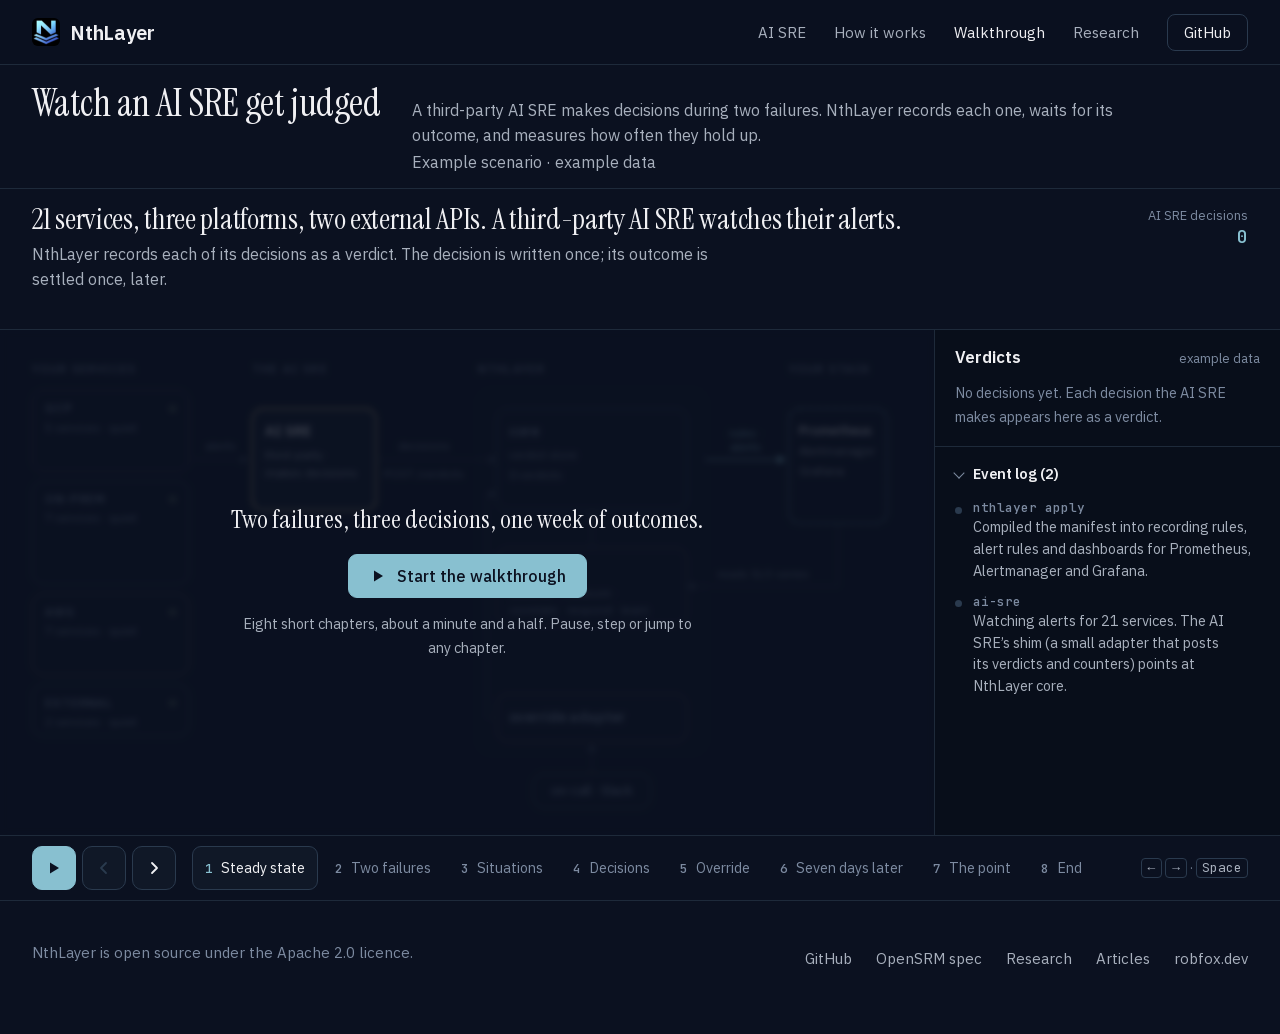
<file: demo/index.html>
<!DOCTYPE html>
<html lang="en">
<head>
<meta charset="UTF-8">
<meta name="viewport" content="width=device-width, initial-scale=1.0">
<title>NthLayer — AI SRE walkthrough</title>
<meta http-equiv="refresh" content="0; url=/walkthrough/">
<link rel="canonical" href="https://nthlayer.io/walkthrough/">
<meta name="theme-color" content="#0B1120">
<link rel="icon" type="image/png" sizes="32x32" href="/favicon-32.png">
<script>location.replace('/walkthrough/' + location.search + location.hash);</script>
<style>
  :root { color-scheme: dark; }
  html, body { margin: 0; background: #0B1120; color: #A8B0BD; }
  body { font: 400 17px/1.6 'IBM Plex Sans', system-ui, sans-serif; min-height: 100vh; display: grid; place-items: center; padding: 16px; box-sizing: border-box; }
  a { color: #88C0D0; text-underline-offset: 3px; }
  a:hover { color: #F0F0F3; }
  a:focus-visible { outline: 2px solid #88C0D0; outline-offset: 3px; border-radius: 4px; }
</style>
</head>
<body>
<p><a href="/walkthrough/">This page moved to the AI SRE walkthrough</a></p>
</body>
</html>
</file>
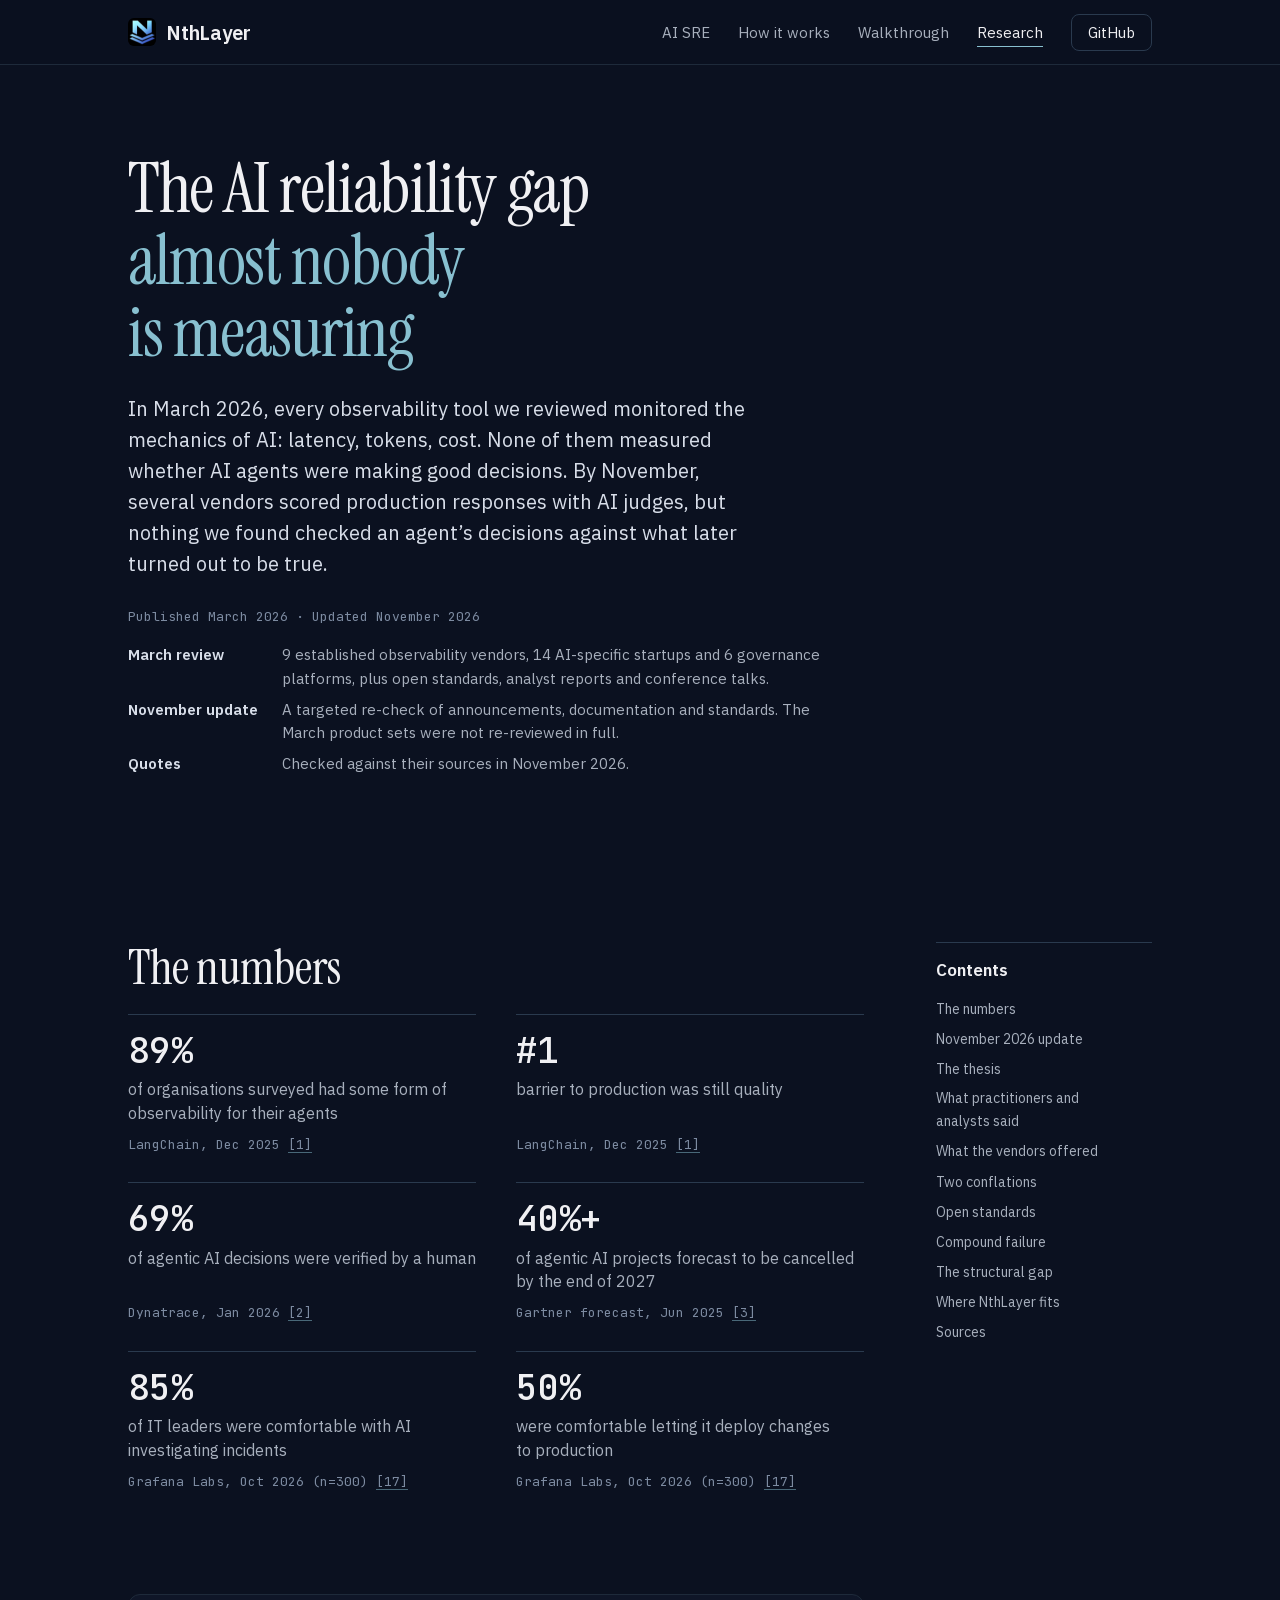
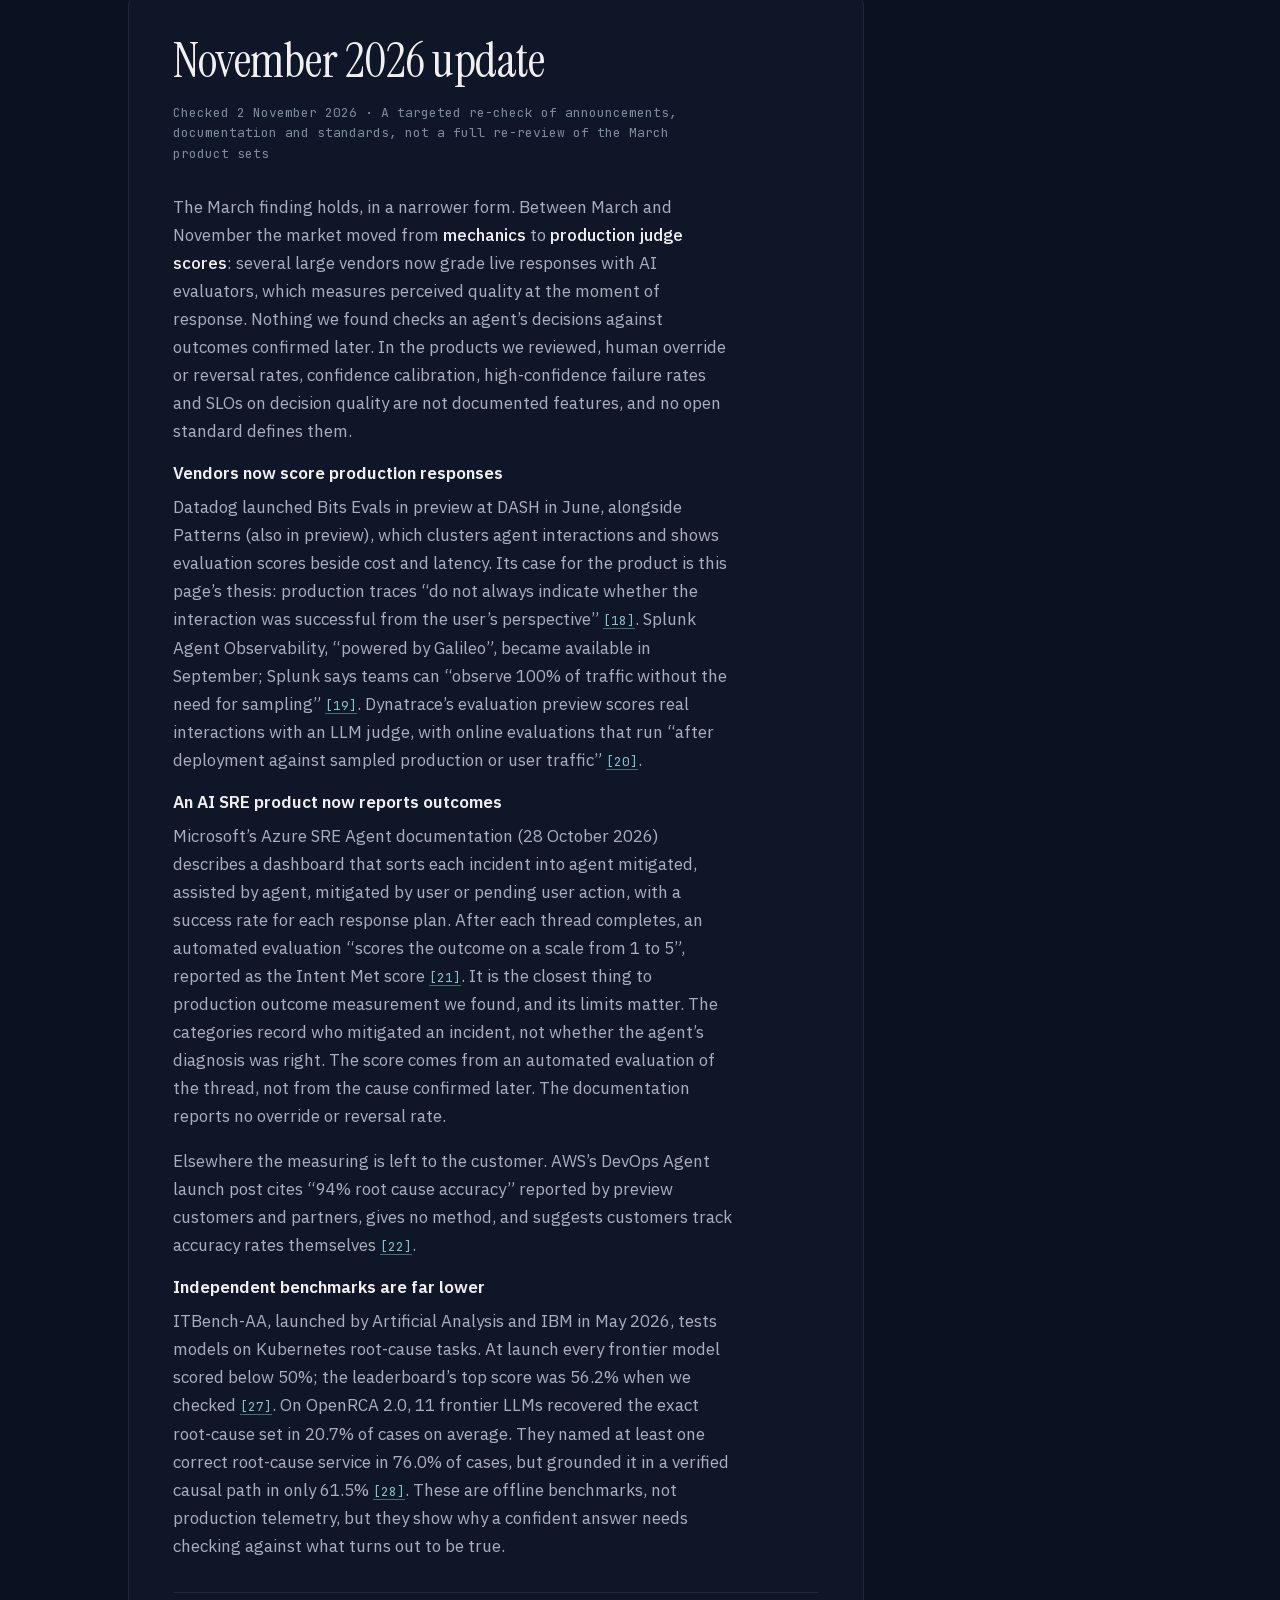
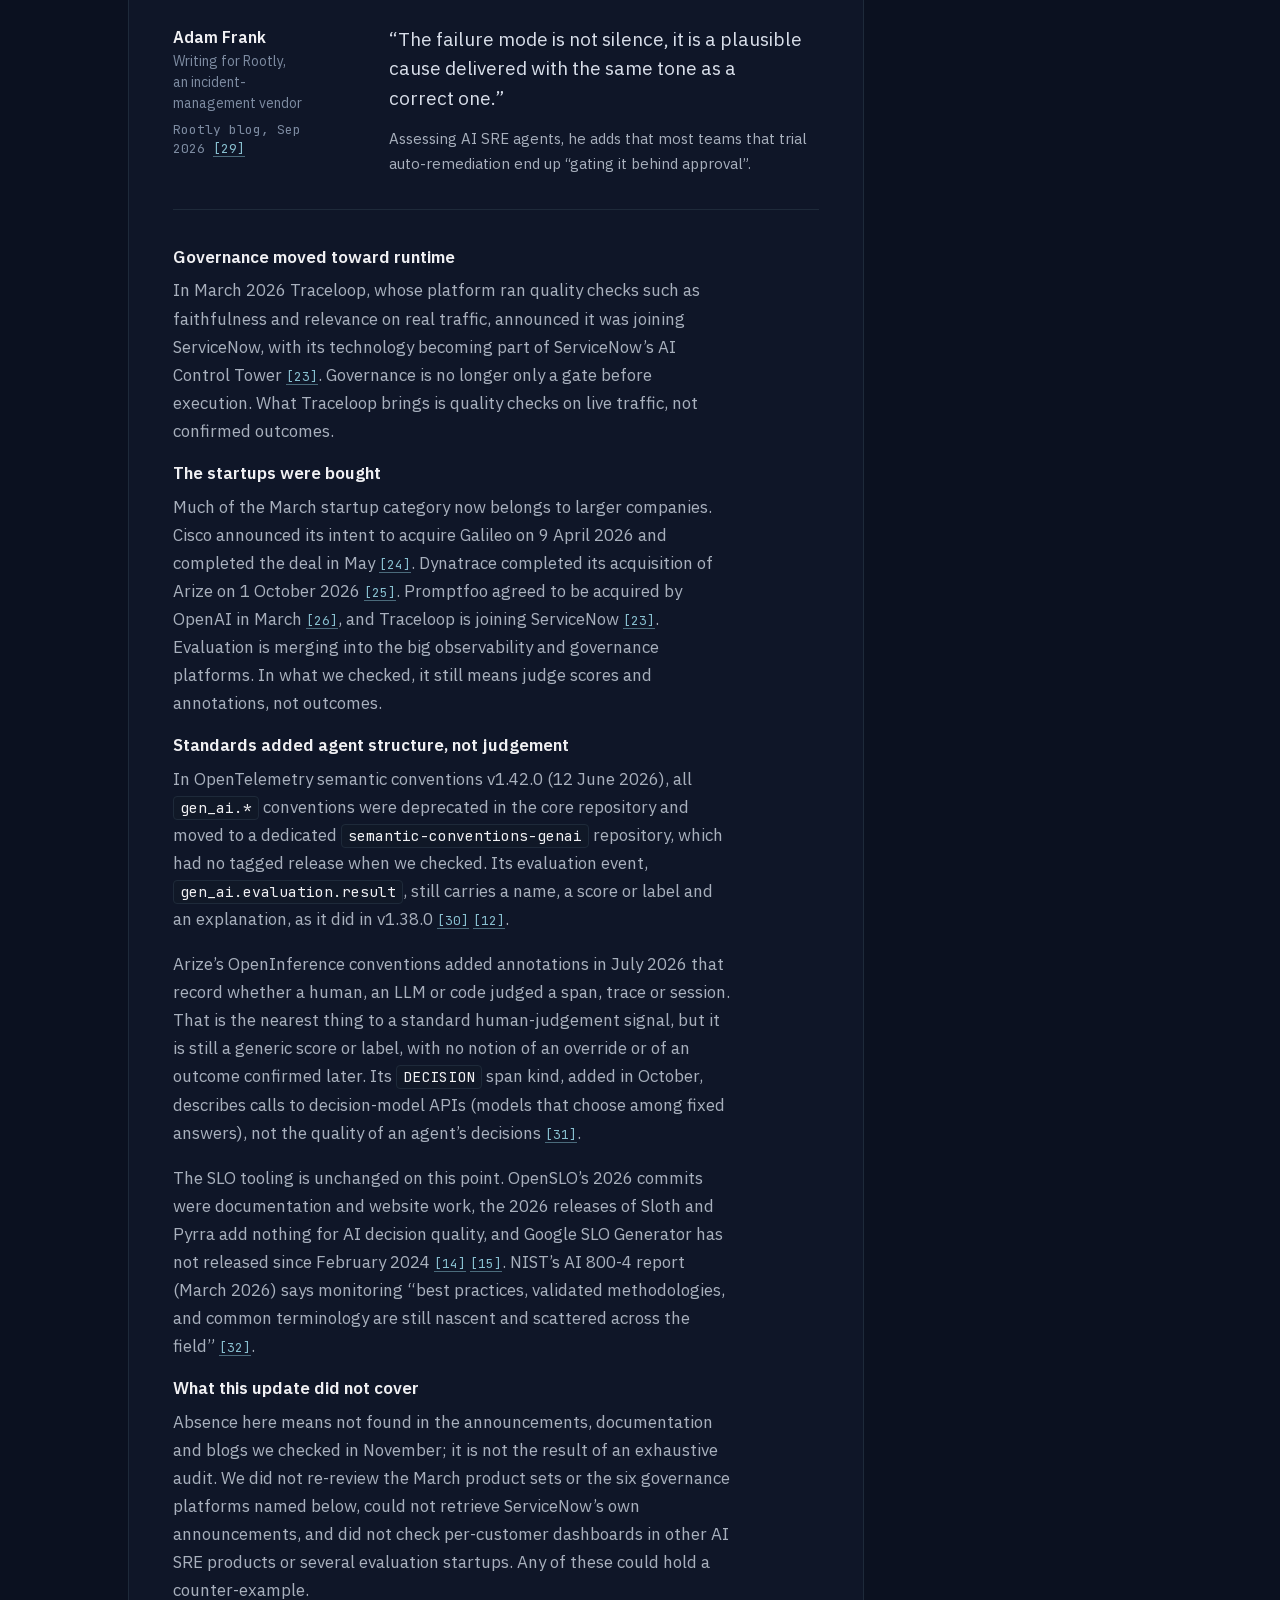
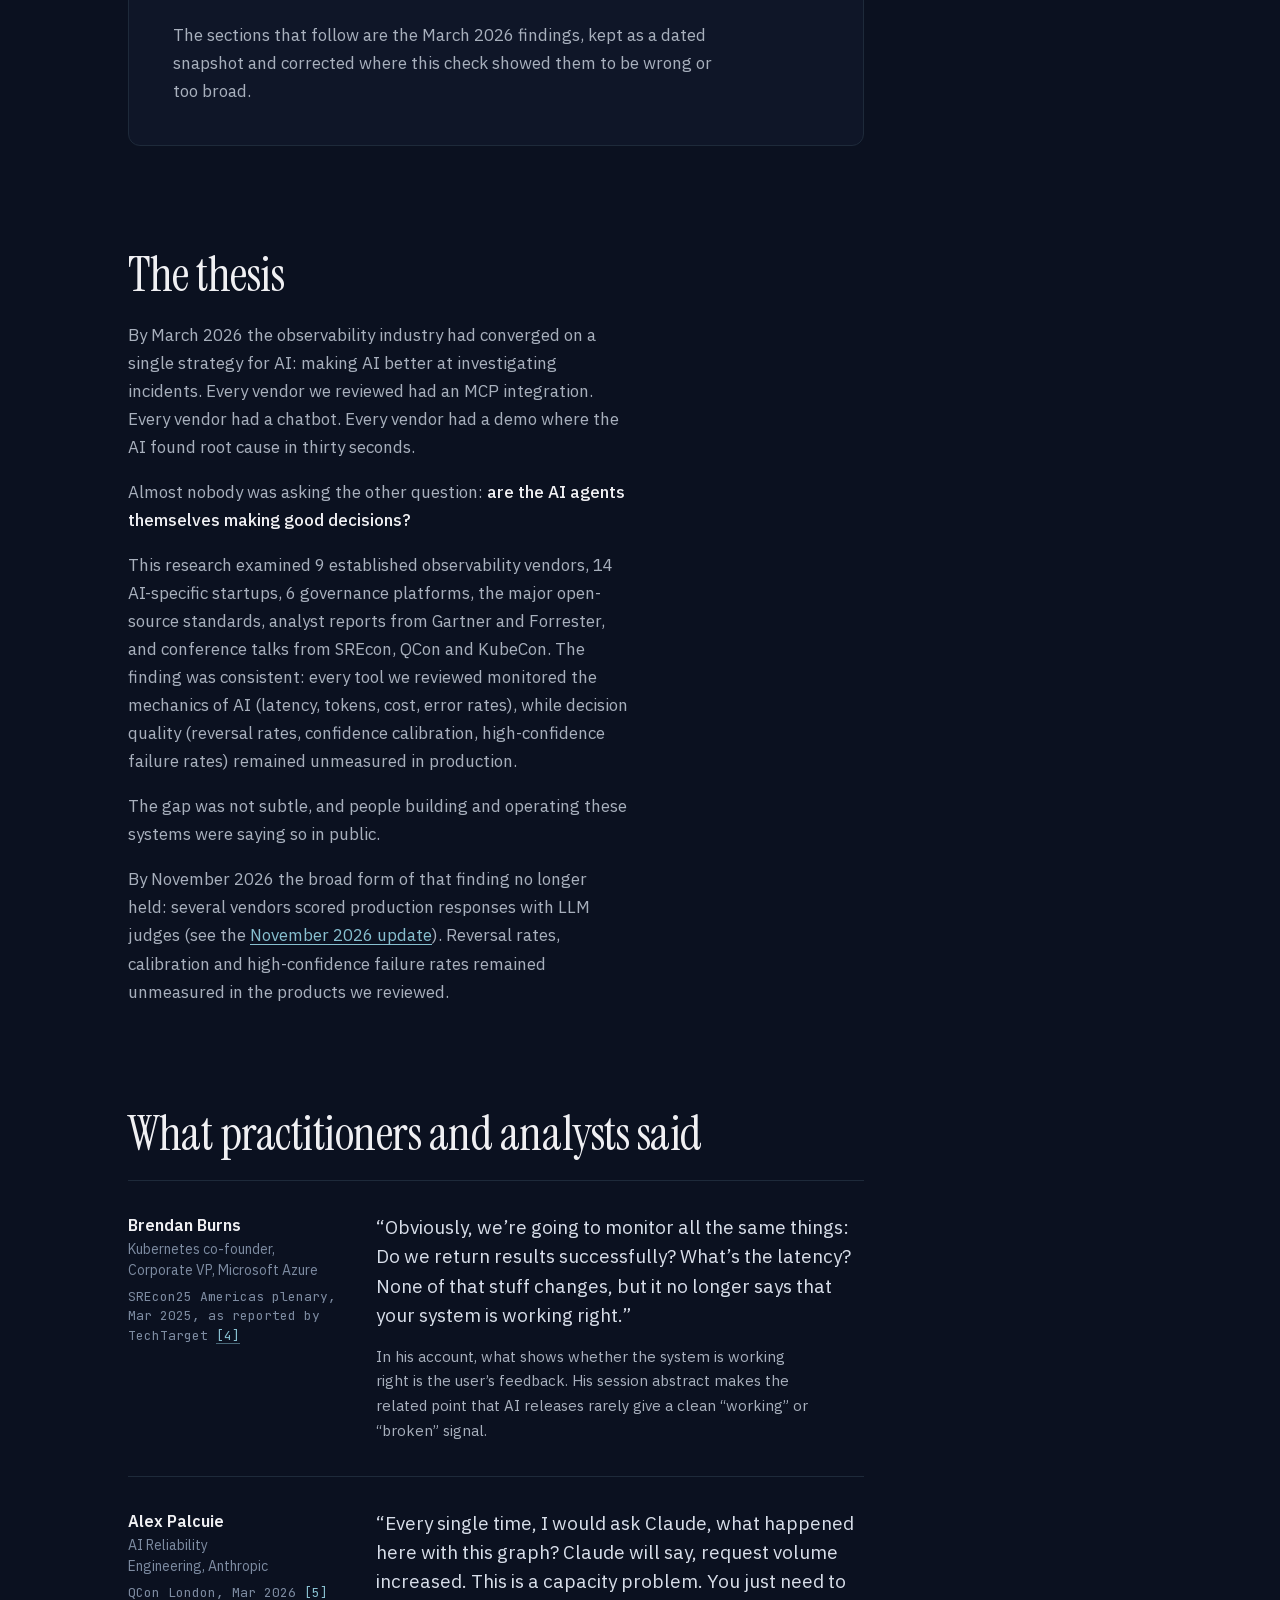
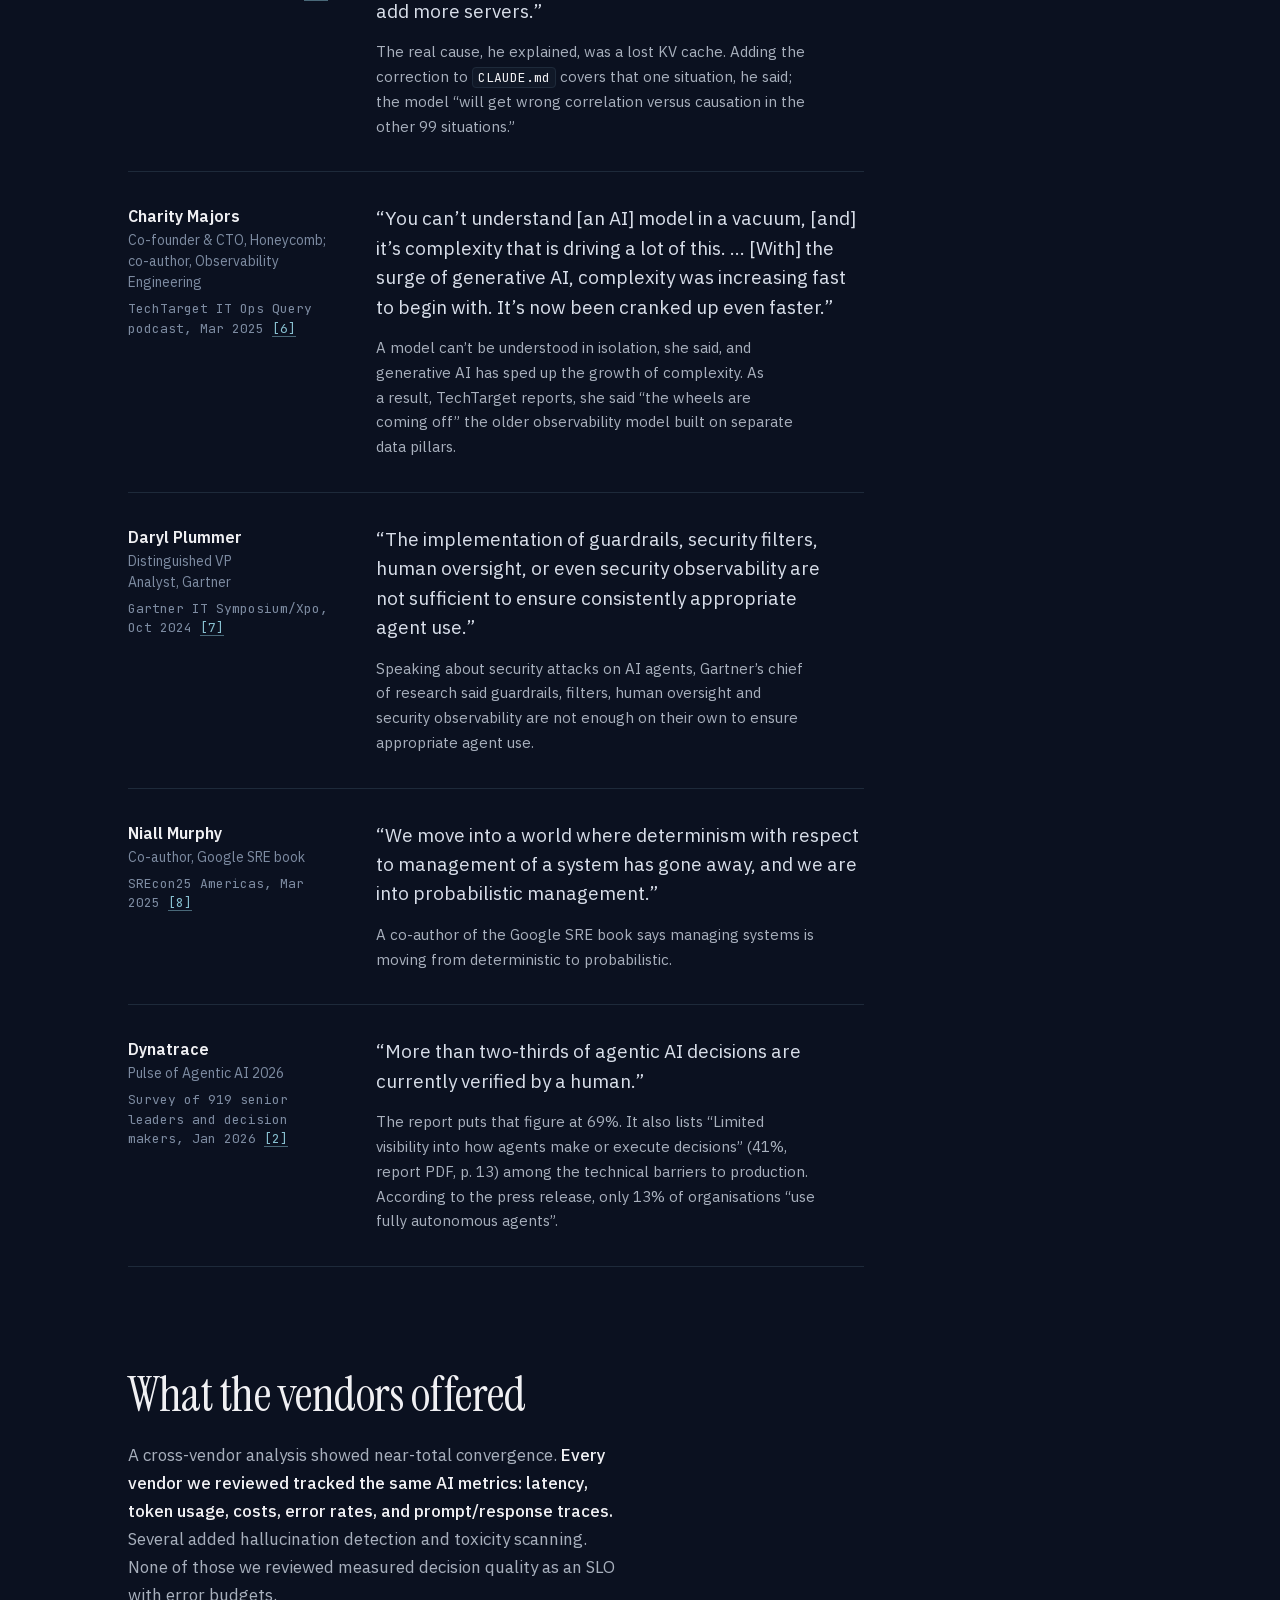
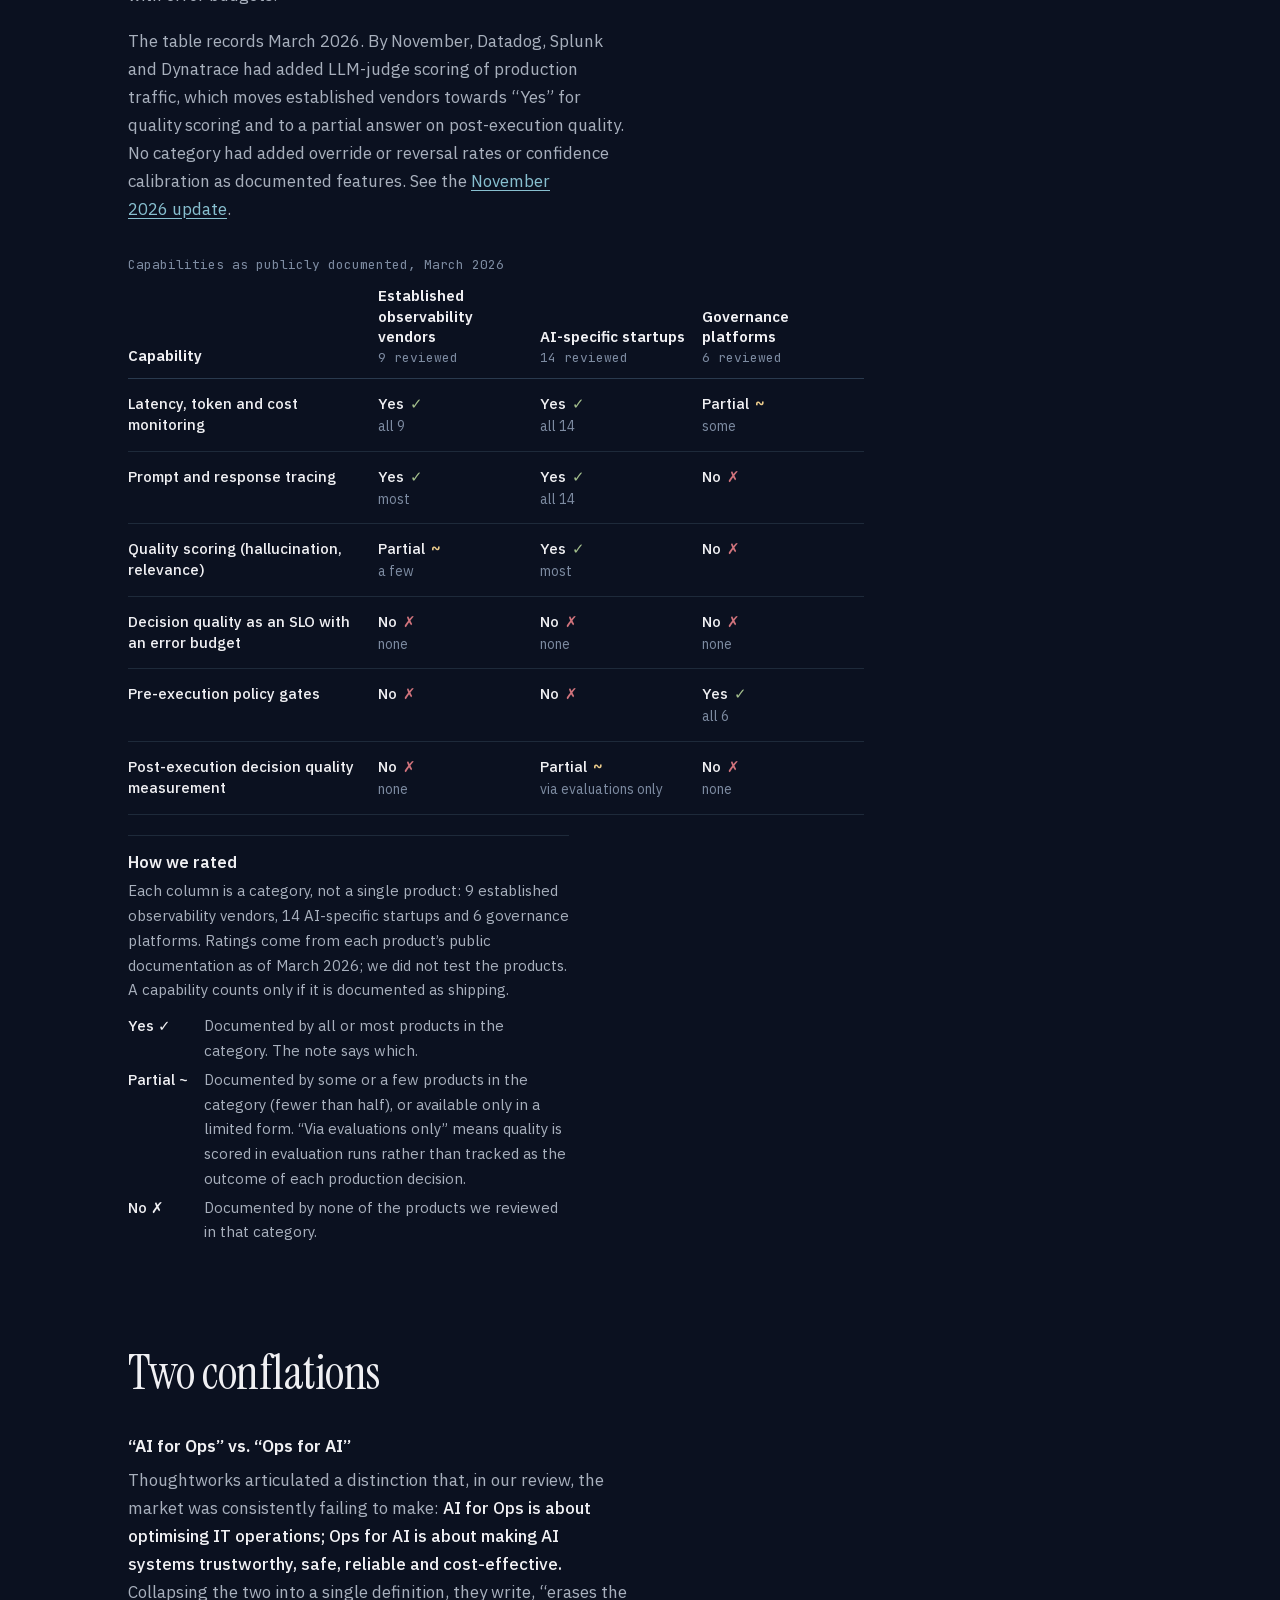
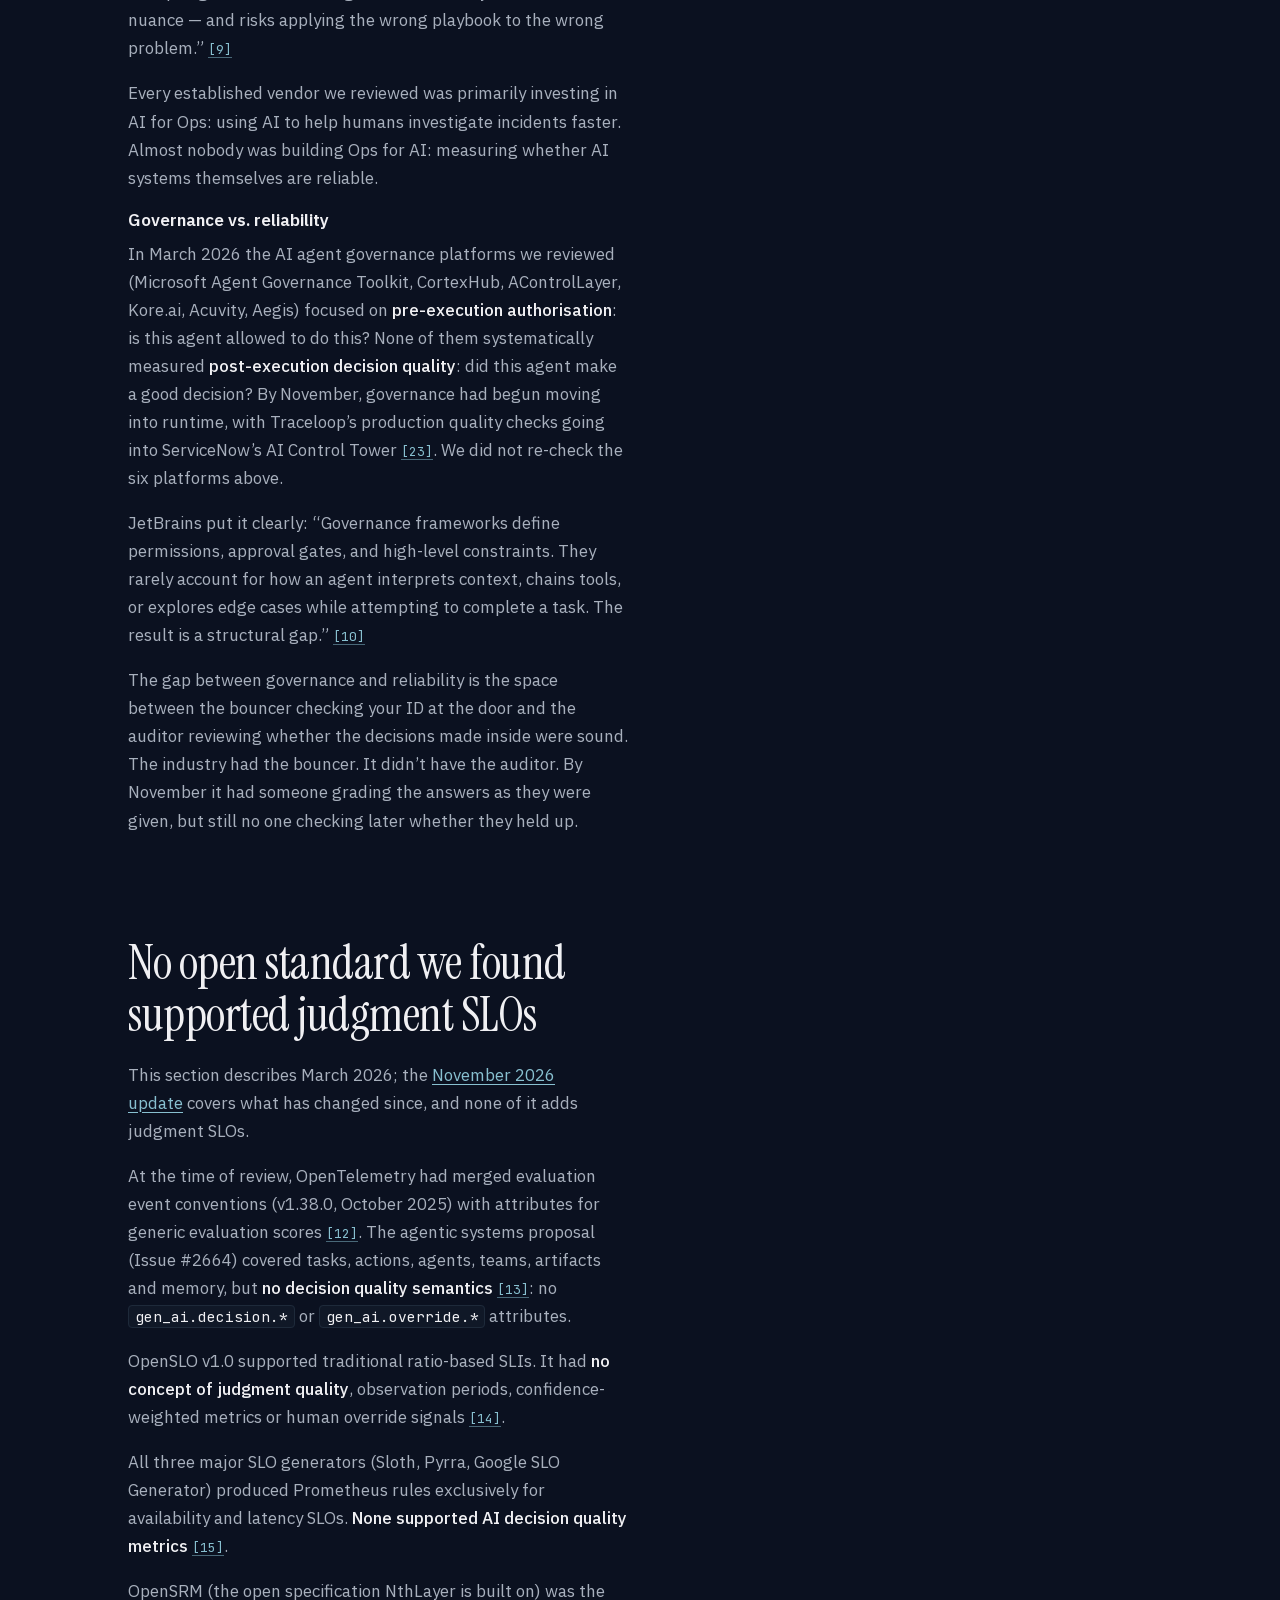
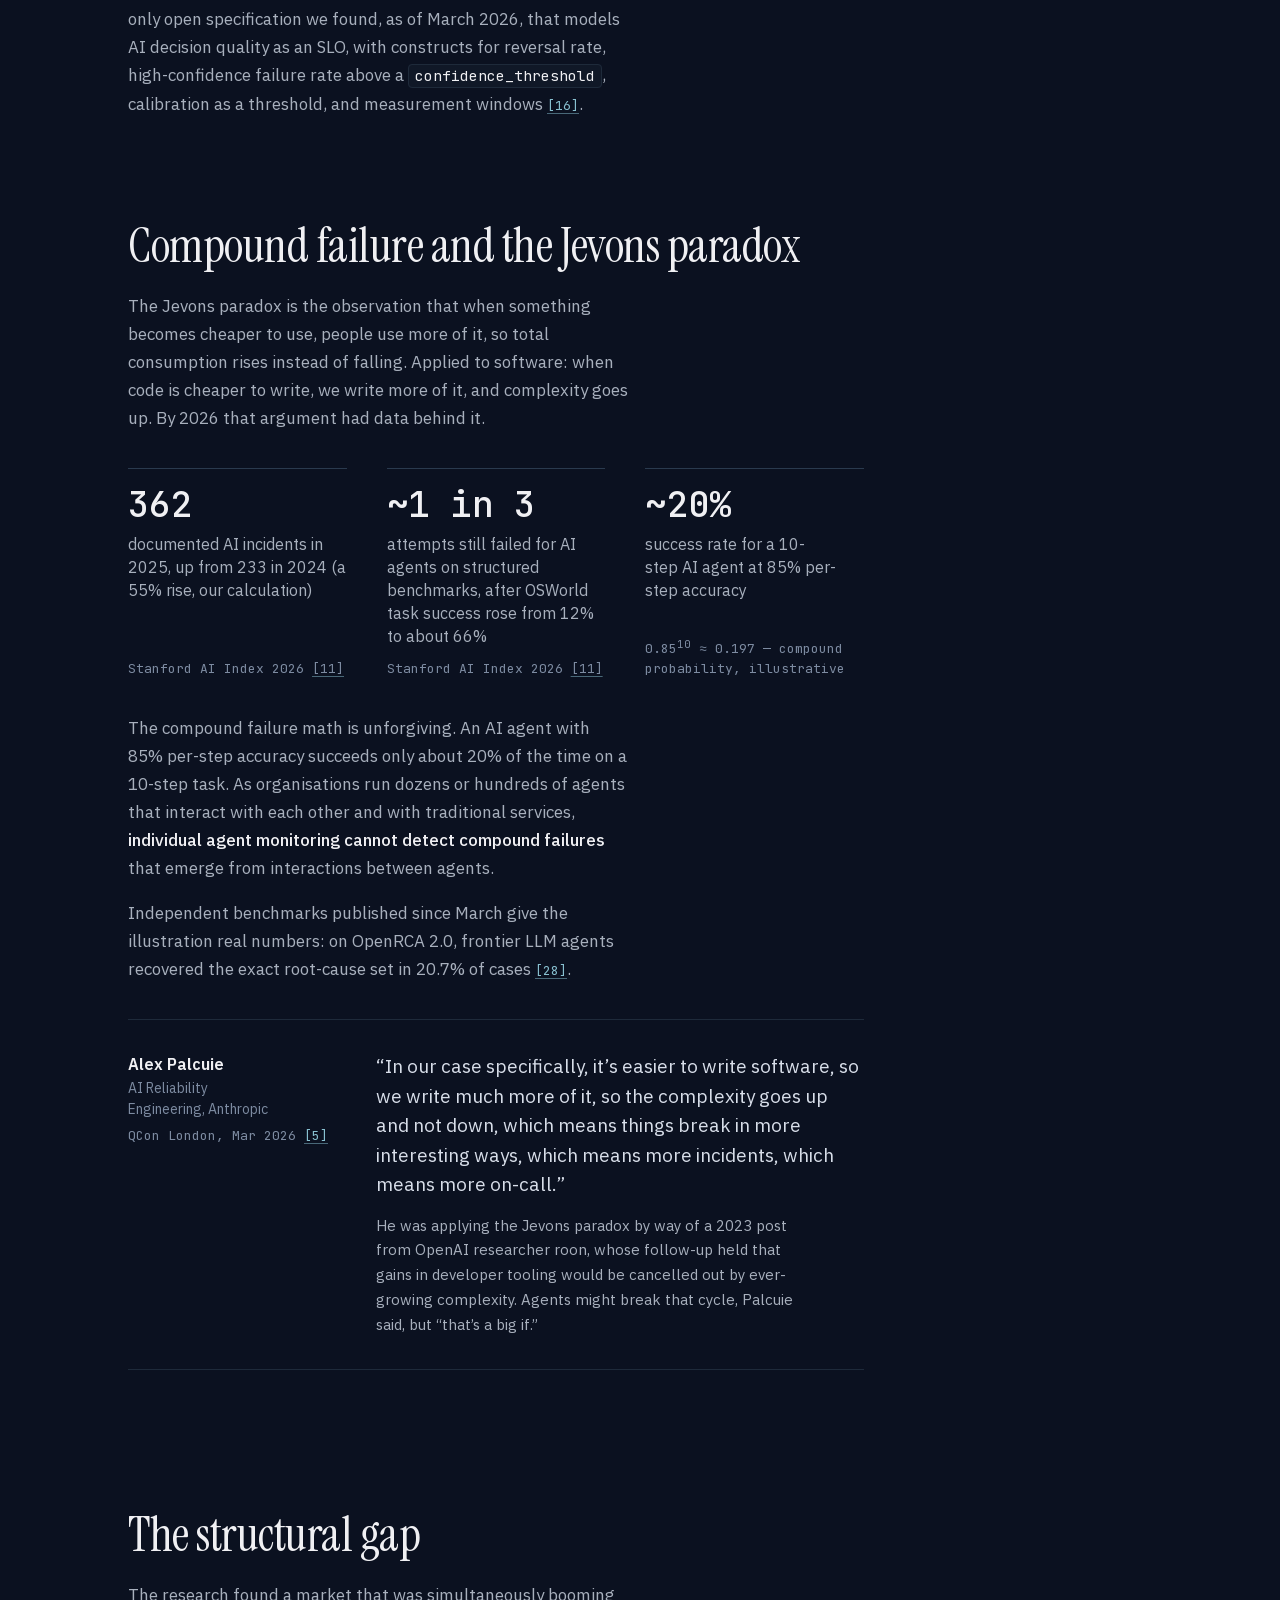
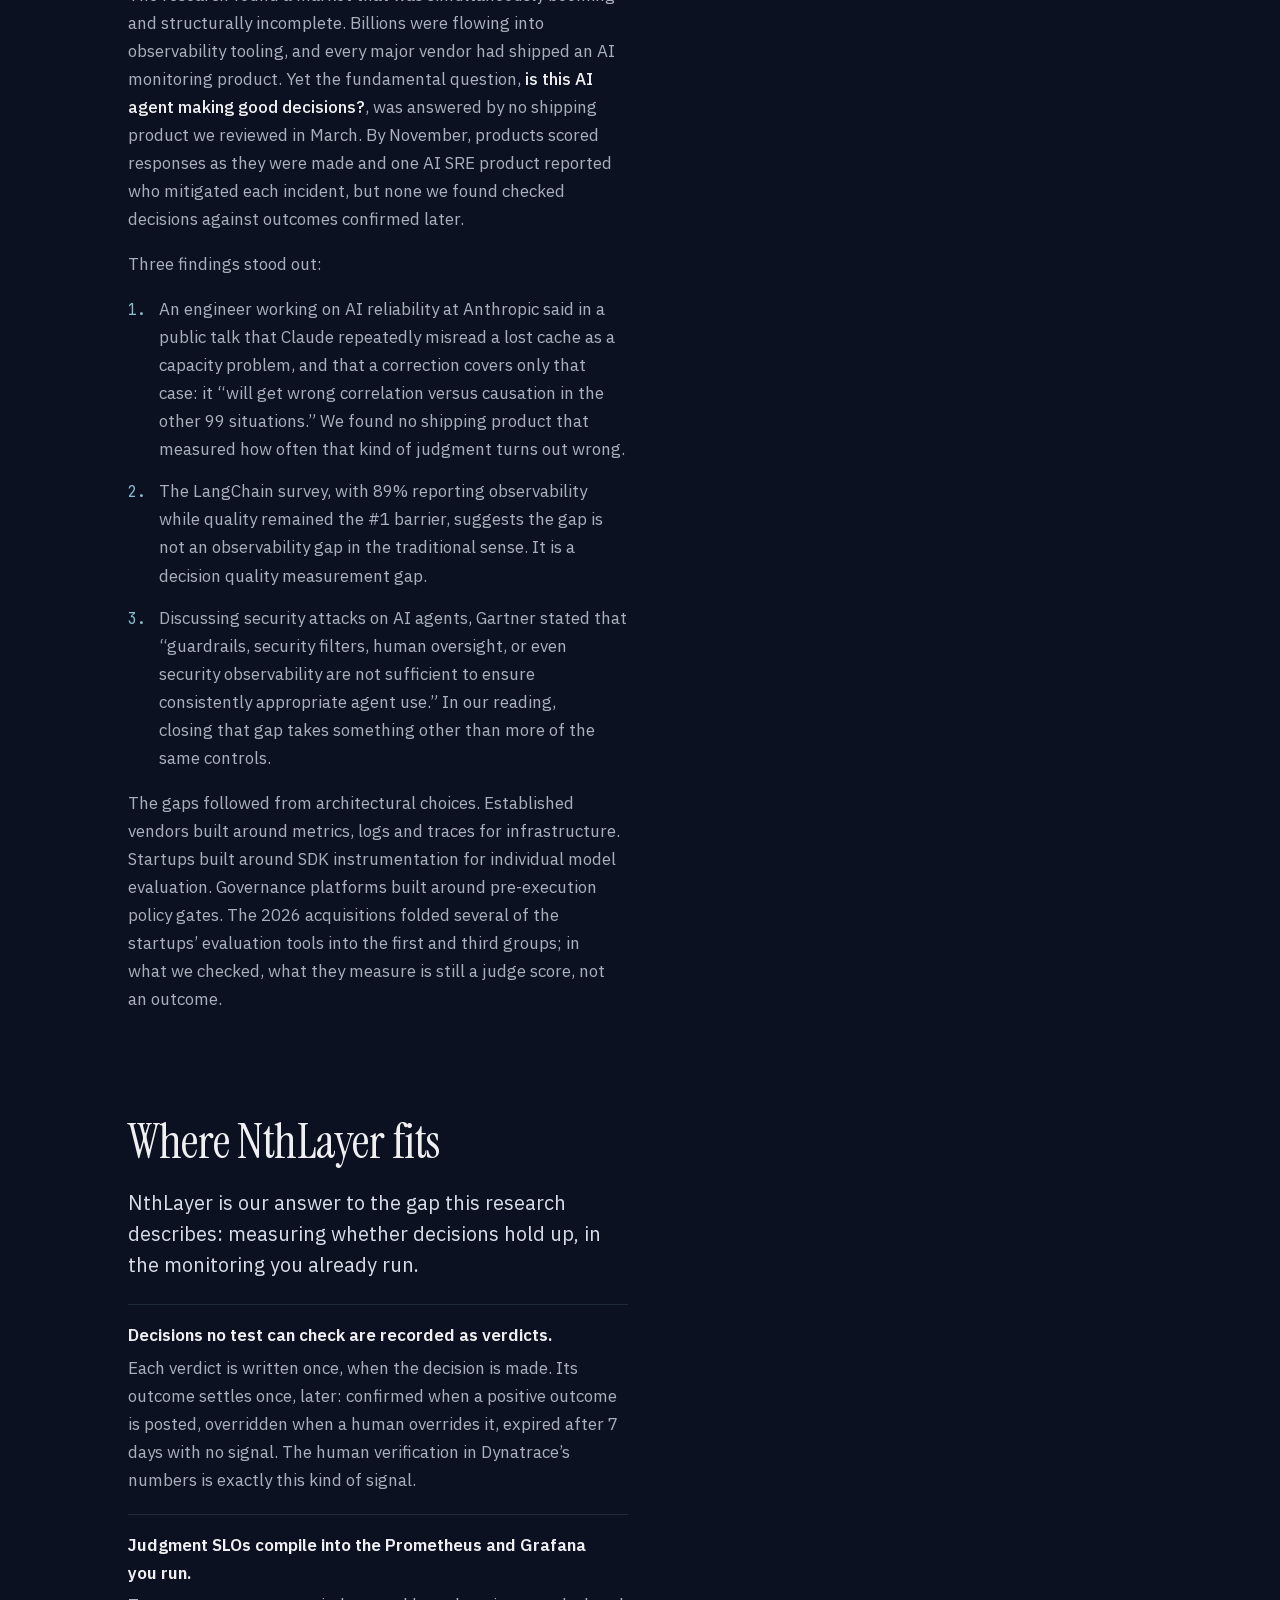
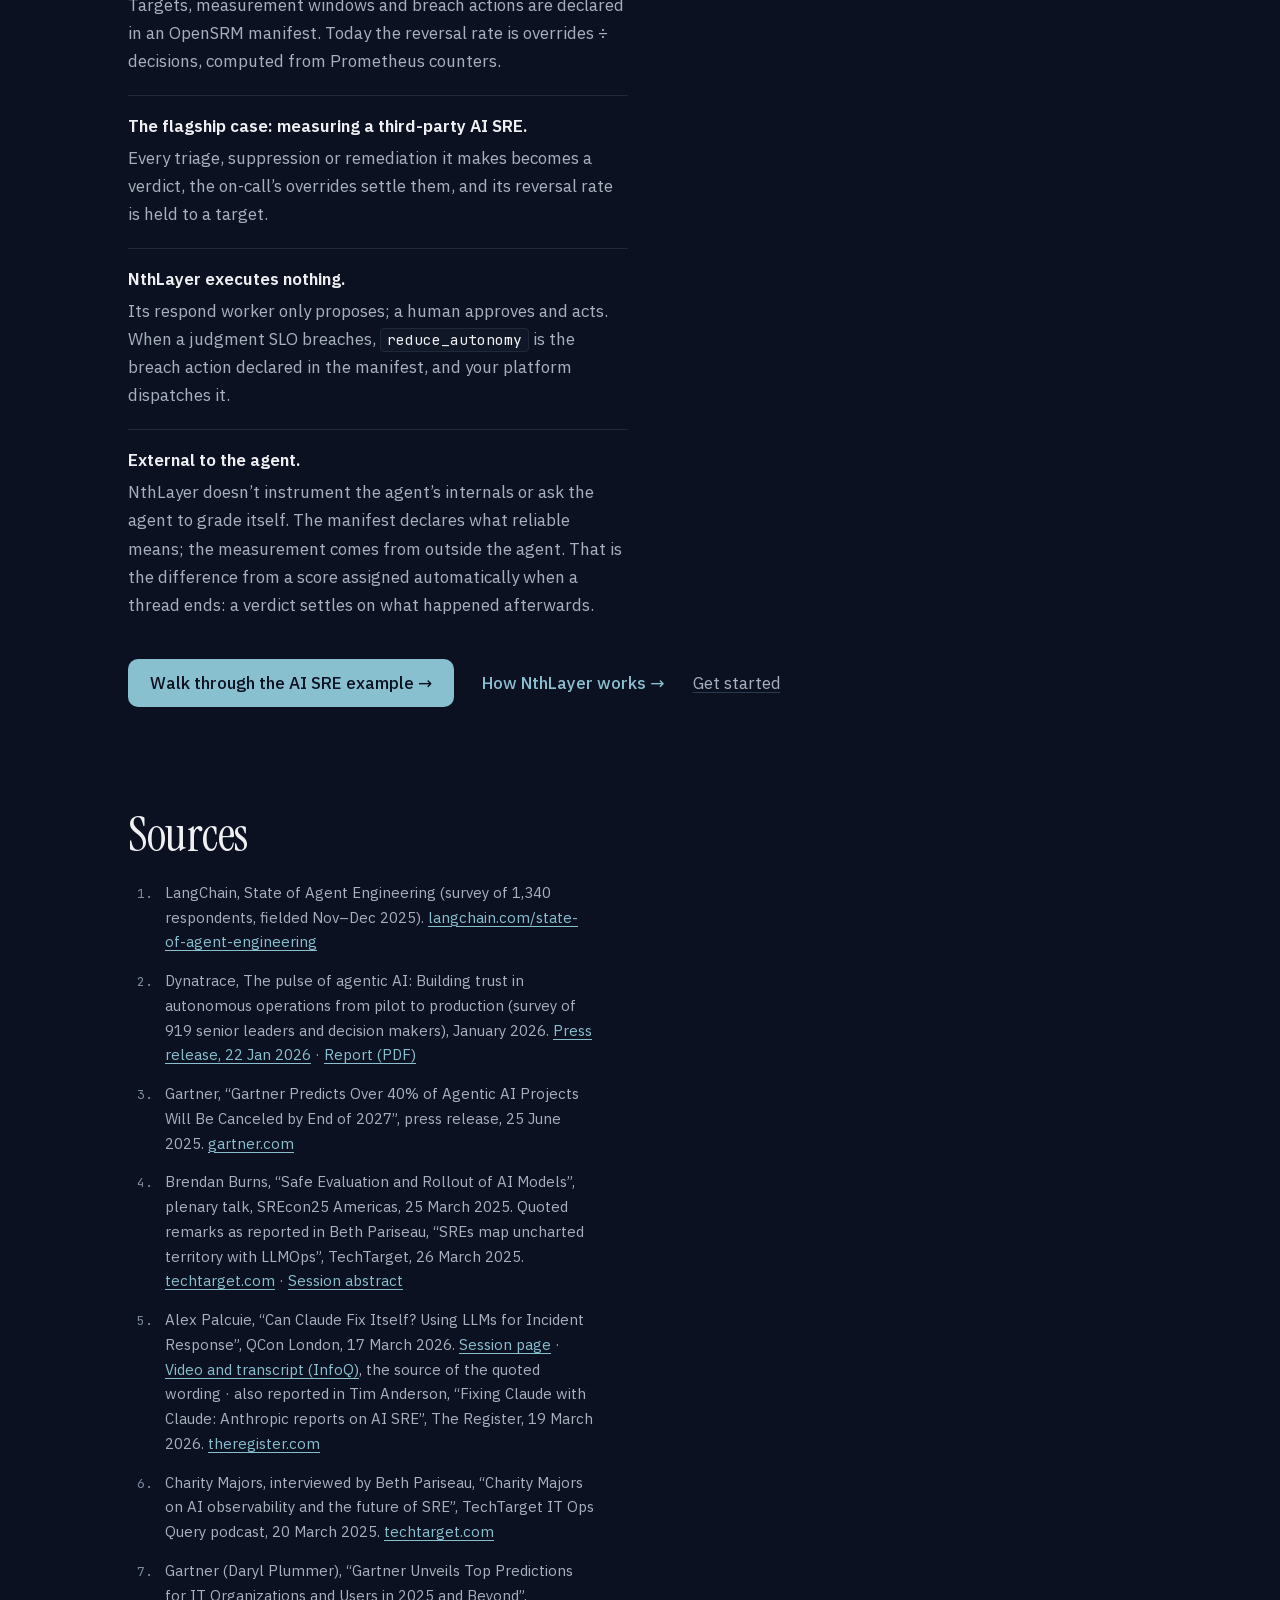
<file: research/index.html>
<!DOCTYPE html>
<html lang="en">
<head>
<meta charset="UTF-8">
<meta name="viewport" content="width=device-width, initial-scale=1.0">
<title>The AI reliability gap · NthLayer research (March 2026, updated November 2026)</title>
<meta name="description" content="A March 2026 review of 9 established observability vendors, 14 AI-specific startups and 6 governance platforms, updated November 2026. Vendors now score production responses with AI judges; none of the products we reviewed checked agent decisions against outcomes confirmed later.">
<meta name="theme-color" content="#0B1120">
<meta name="color-scheme" content="dark">
<link rel="canonical" href="https://nthlayer.io/research/">
<meta property="og:title" content="The AI reliability gap · NthLayer research (March 2026, updated November 2026)">
<meta property="og:description" content="NthLayer’s March 2026 review of observability vendors, AI startups, governance platforms and open standards, updated November 2026: production judge scores arrived; checking agent decisions against later outcomes, in the products we reviewed, did not.">
<meta property="og:type" content="article">
<meta property="og:url" content="https://nthlayer.io/research/">
<meta property="og:site_name" content="NthLayer">
<meta property="og:image" content="https://nthlayer.io/og/research.png">
<meta property="og:image:width" content="1200">
<meta property="og:image:height" content="630">
<meta property="og:image:alt" content="NthLayer research: The AI reliability gap (March 2026)">
<meta property="article:published_time" content="2026-03">
<meta property="article:modified_time" content="2026-11">
<meta name="twitter:card" content="summary_large_image">
<meta name="twitter:image" content="https://nthlayer.io/og/research.png">
<meta name="twitter:title" content="The AI reliability gap · NthLayer research (March 2026, updated November 2026)">
<link rel="icon" type="image/png" sizes="32x32" href="/favicon-32.png">
<link rel="icon" type="image/png" sizes="192x192" href="/favicon-192.png">
<link rel="apple-touch-icon" sizes="180x180" href="/apple-touch-icon.png">
<link rel="preload" href="/fonts/instrument-serif-latin-400.woff2" as="font" type="font/woff2" crossorigin>
<link rel="preload" href="/fonts/ibm-plex-sans-latin-var.woff2" as="font" type="font/woff2" crossorigin>
<link rel="stylesheet" href="/fonts/fonts.css">
<style>
:root {
  color-scheme: dark;

  --bg: #0B1120;
  --bg-band: #0F1628;
  --bg-sunk: #080E1A;
  --bg-raised: #101827;
  --bg-nav: rgba(11, 17, 32, 0.86);
  --line: #1E2A3A;
  --line-strong: #2A3A4E;
  --text: #F0F0F3;
  --text-lede: #D8DEE9;
  --text-body: #A8B0BD;
  --text-muted: #7D8BA1;
  --code: #C9D1DC;
  --frost: #88C0D0;
  --frost-2: #81A1C1;
  --frost-3: #5E81AC;
  --held: #A3BE8C;
  --bad: #D0737C;
  --warn: #EBCB8B;
  --purple: #B48EAD;

  --serif: 'Instrument Serif', 'Instrument Serif Fallback', Georgia, serif;
  --sans: 'IBM Plex Sans', 'IBM Plex Sans Fallback', system-ui, sans-serif;
  --mono: 'JetBrains Mono', 'JetBrains Mono Fallback', ui-monospace, monospace;

  --mono-label: 0.75rem;
  --mono-data: 0.8125rem;
  --mono-code: 0.875rem;

  --gutter: clamp(16px, 5vw, 48px);
  --wrap: 1120px;
  --section-gap: clamp(64px, 8vw, 104px);
  --ease: cubic-bezier(0.16, 1, 0.3, 1);
}

* { margin: 0; padding: 0; box-sizing: border-box; }
html { scroll-behavior: smooth; scroll-padding-top: 80px; scrollbar-color: var(--line-strong) var(--bg); }
body {
  background: var(--bg);
  color: var(--text-body);
  font: 400 1.0625rem/1.65 var(--sans);
  -webkit-font-smoothing: antialiased;
  text-rendering: optimizeLegibility;
}
::selection { background: rgba(136, 192, 208, 0.28); color: var(--text); }
a { color: var(--frost); text-underline-offset: 3px; text-decoration-thickness: 1px; transition: color 0.15s var(--ease); }
a:hover { color: var(--text); }
:focus-visible { outline: 2px solid var(--frost); outline-offset: 3px; border-radius: 4px; }
code { font-family: var(--mono); font-size: 0.86em; }
:not(pre) > code { color: var(--text); background: var(--bg-raised); padding: 0.1em 0.4em; border-radius: 4px; border: 1px solid var(--line); overflow-wrap: anywhere; }
img { display: block; }
strong { color: var(--text); font-weight: 500; }
cite, em, i { font-style: normal; }

.skip { position: absolute; left: -9999px; top: 8px; background: var(--text); color: var(--bg); padding: 8px 16px; border-radius: 6px; z-index: 200; }
.skip:focus { left: 8px; }
.skip:hover { color: var(--bg); }

.wrap { max-width: var(--wrap); margin: 0 auto; padding: 0 var(--gutter); }

h1, h2, h3 { color: var(--text); font-weight: 400; text-wrap: balance; }
h2 { font-family: var(--serif); font-size: clamp(2.25rem, 4.2vw, 3rem); line-height: 1.08; letter-spacing: -0.01em; margin-bottom: 20px; }
h3 { font-family: var(--sans); font-size: 1.0625rem; font-weight: 600; line-height: 1.35; margin: 36px 0 8px; }
p, li, figcaption, dd { text-wrap: pretty; }
.lede { font-size: 1.25rem; line-height: 1.55; color: var(--text-lede); max-width: 52ch; }
.prose { max-width: 50ch; }
.prose > * + * { margin-top: 1em; }
.prose > h3 + p { margin-top: 0; }

/* ── Nav ─────────────────────────────────────────── */
.nav {
  position: sticky; top: 0; z-index: 100;
  background: var(--bg-nav);
  backdrop-filter: blur(12px); -webkit-backdrop-filter: blur(12px);
  border-bottom: 1px solid var(--line);
}
.nav .wrap { display: flex; align-items: center; justify-content: space-between; height: 64px; }
.brand { display: flex; align-items: center; gap: 10px; text-decoration: none; color: var(--text); font-weight: 600; font-size: 1.25rem; letter-spacing: -0.01em; }
.brand img { width: 28px; height: 28px; border-radius: 6px; object-fit: cover; }
.nav-links { display: flex; align-items: center; gap: 28px; list-style: none; }
.nav-links a { color: var(--text-body); text-decoration: none; font-size: 0.9375rem; }
.nav-links a:hover, .nav-links a[aria-current] { color: var(--text); }
.nav-links a[aria-current] { text-decoration: underline; text-decoration-color: var(--frost); text-underline-offset: 8px; }
.nav-links .gh { color: var(--text); border: 1px solid var(--line-strong); padding: 8px 16px; border-radius: 8px; transition: border-color 0.15s var(--ease), color 0.15s var(--ease); }
.nav-links .gh:hover { border-color: var(--frost-3); }
.nav-menu { display: none; }

/* ── Hero ────────────────────────────────────────── */
.hero { padding: clamp(48px, 7vw, 88px) 0 clamp(40px, 5vw, 64px); }
.hero h1 {
  font-family: var(--serif);
  font-size: clamp(2.5rem, 5.4vw, 4.6rem);
  line-height: 1.04;
  letter-spacing: -0.02em;
  margin-bottom: 24px;
  max-width: 19ch;
}
.hero h1 em { display: block; font-style: normal; color: var(--frost); }
.dateline { margin-top: 28px; font: 400 var(--mono-data)/1.6 var(--mono); color: var(--text-muted); }
.scope { display: grid; grid-template-columns: max-content minmax(0, 60ch); gap: 8px 24px; margin-top: 16px; font: 400 0.9375rem/1.55 var(--sans); color: var(--text-body); }
.scope dt { font-weight: 600; color: var(--text-lede); }
@media (max-width: 40em) {
  .scope { grid-template-columns: minmax(0, 1fr); gap: 2px; }
  .scope dd + dt { margin-top: 12px; }
}

/* ── Article layout: contents list inline, then a rail on wide screens ── */
.layout { padding-bottom: var(--section-gap); }
.toc { border-top: 1px solid var(--line-strong); border-bottom: 1px solid var(--line); padding: 20px 0 24px; margin-bottom: 8px; }
.toc h2 { font: 600 1.0625rem/1.35 var(--sans); letter-spacing: 0; margin-bottom: 12px; }
.toc ol { list-style: none; columns: 2 16rem; column-gap: 40px; }
.toc li { break-inside: avoid; }
.toc a { display: inline-block; padding: 4px 0; color: var(--text-body); text-decoration: none; font-size: 0.9375rem; }
.toc a:hover { color: var(--text); text-decoration: underline; }

@media (min-width: 1200px) {
  .layout { display: grid; grid-template-columns: minmax(0, 1fr) 13.5rem; column-gap: 72px; align-items: start; }
  .layout > * { grid-column: 1; }
  .layout > .toc { grid-column: 2; grid-row: 1 / span 20; position: sticky; top: 96px; border-bottom: 0; padding-top: 16px; margin: var(--section-gap) 0 0; }
  .toc ol { columns: auto; }
  .toc a { font-size: 0.875rem; padding: 3px 0; }
}

.layout > section { padding-top: var(--section-gap); scroll-margin-top: 80px; }

.layout > section > h2 { scroll-margin-top: 80px; }

/* ── November 2026 update: a dated panel set apart from the March snapshot ── */
.update-panel { background: var(--bg-band); border: 1px solid var(--line); border-radius: 12px; padding: 40px 44px; }
.update-panel h2 { scroll-margin-top: 80px; }
.update-meta { margin: -4px 0 28px; max-width: 64ch; font: 400 var(--mono-data)/1.6 var(--mono); color: var(--text-muted); }
.update-panel .prose { max-width: 56ch; }
.update-panel .quote.solo { margin: 32px 0; }
.update-panel .quote { grid-template-columns: 11rem minmax(0, 1fr); }

/* ── Stats ───────────────────────────────────────── */
.stats { list-style: none; display: grid; gap: 28px 40px; margin: 8px 0 0; }
.stats-4 { grid-template-columns: repeat(2, minmax(0, 1fr)); max-width: 46rem; }
.stats-3 { grid-template-columns: repeat(3, minmax(0, 1fr)); margin: 36px 0; }
.stat { padding-top: 16px; border-top: 1px solid var(--line-strong); display: flex; flex-direction: column; }
.stat-num { font: 500 clamp(1.75rem, 3vw, 2.25rem)/1.1 var(--mono); color: var(--text); font-variant-numeric: tabular-nums; letter-spacing: -0.02em; }
.stat-label { margin-top: 8px; color: var(--text-body); font-size: 1rem; line-height: 1.45; }
.stat-src { margin-top: auto; padding-top: 10px; font: 400 var(--mono-data)/1.5 var(--mono); color: var(--text-muted); }
.stat-src a { color: var(--text-muted); text-decoration: underline; text-decoration-color: var(--line-strong); }
.stat-src a:hover { color: var(--text); text-decoration-color: currentColor; }

/* ── Citation links ─────────────────────────────── */
a.cite { font: 400 var(--mono-data) var(--mono); text-decoration: underline; text-decoration-color: rgba(136, 192, 208, 0.5); white-space: nowrap; }
a.cite:hover { text-decoration-color: currentColor; }

/* ── Quotes ──────────────────────────────────────── */
.quotes { margin-top: 8px; border-bottom: 1px solid var(--line); }
.quote {
  display: grid; grid-template-columns: 13rem minmax(0, 1fr); column-gap: 40px;
  padding: 32px 0; border-top: 1px solid var(--line);
}
.quote blockquote { grid-column: 2; grid-row: 1; font-size: 1.1875rem; line-height: 1.55; color: var(--text-lede); max-width: 52ch; }
.quote blockquote p { quotes: "\201C" "\201D"; }
.quote blockquote p::before { content: open-quote; }
.quote blockquote p::after { content: close-quote; }
.quote figcaption { grid-column: 1; grid-row: 1 / span 2; font-size: 0.875rem; line-height: 1.5; color: var(--text-muted); }
.quote figcaption b { display: block; color: var(--text); font-weight: 600; font-size: 1rem; margin-bottom: 2px; }
.quote figcaption .venue { display: block; margin-top: 6px; font: 400 var(--mono-data)/1.5 var(--mono); }
.quote .gloss { grid-column: 2; grid-row: 2; margin-top: 14px; font-size: 0.9375rem; color: var(--text-body); max-width: 49ch; }
.quote.solo { margin: 36px 0; border-bottom: 1px solid var(--line); }

/* ── Matrix ──────────────────────────────────────── */
.matrix-wrap { margin: 32px 0 0; }
.matrix { width: 100%; border-collapse: collapse; font-size: 0.9375rem; table-layout: fixed; }
.matrix thead th:first-child { width: 34%; }
.matrix caption { caption-side: top; text-align: left; font: 400 var(--mono-data)/1.5 var(--mono); color: var(--text-muted); padding-bottom: 12px; }
.matrix thead th { text-align: left; vertical-align: bottom; font-weight: 600; color: var(--text); padding: 0 16px 12px 0; border-bottom: 1px solid var(--line-strong); line-height: 1.35; }
.matrix thead th small { display: block; font: 400 var(--mono-data) var(--mono); color: var(--text-muted); margin-top: 2px; }
.matrix tbody th { text-align: left; font-weight: 500; color: var(--text); padding: 14px 16px 14px 0; border-bottom: 1px solid var(--line); vertical-align: top; line-height: 1.4; }
.matrix td { padding: 14px 16px 14px 0; border-bottom: 1px solid var(--line); vertical-align: top; color: var(--text); line-height: 1.4; }
.r { display: inline-flex; align-items: baseline; gap: 6px; font-weight: 500; white-space: nowrap; }
.r i { font-style: normal; font-family: var(--mono); font-weight: 500; }
.r-yes i { color: var(--held); }
.r-part i { color: var(--warn); }
.r-no i { color: var(--bad); }
.q { display: block; font-size: 0.875rem; color: var(--text-muted); font-weight: 400; margin-top: 2px; }
.method { margin-top: 20px; padding-top: 16px; border-top: 1px solid var(--line); max-width: 49ch; font-size: 0.9375rem; }
.method h3 { margin: 0 0 6px; font-size: 1rem; }
.method p + p, .method dl { margin-top: 0.75em; }
.method dl { display: grid; grid-template-columns: max-content minmax(0, 1fr); gap: 4px 16px; }
.method dt { color: var(--text); font-weight: 500; white-space: nowrap; }

@media (max-width: 40em) {
  .matrix, .matrix tbody, .matrix tr, .matrix th, .matrix td { display: block; width: auto; }
  .matrix caption { display: block; }
  .matrix thead { position: absolute; width: 1px; height: 1px; overflow: hidden; clip-path: inset(50%); }
  .matrix tbody tr { padding: 16px 0; border-bottom: 1px solid var(--line); }
  .matrix tbody tr:first-child { border-top: 1px solid var(--line-strong); }
  .matrix tbody th { padding: 0 0 8px; border: 0; width: auto; }
  .matrix td { display: grid; grid-template-columns: 9.5rem minmax(0, 1fr); gap: 0 12px; padding: 4px 0; border: 0; }
  .matrix td::before { content: attr(data-label); grid-row: 1 / span 2; color: var(--text-muted); font-size: 0.875rem; line-height: 1.6; }
  .matrix td > span { grid-column: 2; }
  .q { margin-top: 0; }
  .r { white-space: normal; }
}

/* ── Lists ───────────────────────────────────────── */
.findings { padding-left: 1.6em; display: grid; gap: 14px; }
.findings li { padding-left: 4px; }
.findings li::marker { color: var(--frost); font-family: var(--mono); font-size: 0.9em; }

/* ── Where NthLayer fits ─────────────────────────── */
.fit-list { list-style: none; display: grid; gap: 20px; margin-top: 24px; }
.fit-list li { padding-top: 16px; border-top: 1px solid var(--line); }
.fit-list strong { display: block; font-weight: 600; margin-bottom: 4px; }

.ctas { display: flex; flex-wrap: wrap; align-items: center; gap: 16px 28px; margin-top: 40px; }
.btn {
  display: inline-flex; align-items: center; min-height: 48px; padding: 0 22px;
  background: var(--frost); color: var(--bg); border-radius: 10px; font-weight: 500; text-decoration: none;
  transition: background-color 0.15s var(--ease), color 0.15s var(--ease);
}
.btn:hover { background: var(--text); color: var(--bg); }
.textlink { display: inline-flex; align-items: center; min-height: 44px; font-weight: 500; text-decoration: none; }
.textlink:hover { text-decoration: underline; }
.textlink.quiet { color: var(--text-body); font-weight: 400; text-decoration: underline; text-decoration-color: var(--line-strong); }
.textlink.quiet:hover { color: var(--text); }

/* ── Sources ─────────────────────────────────────── */
.sources { padding-left: 2.2em; display: grid; gap: 14px; font-size: 0.9375rem; max-width: 52ch; }
.sources li { padding-left: 4px; scroll-margin-top: 96px; }
.sources li::marker { font-family: var(--mono); font-size: var(--mono-data); color: var(--text-muted); }
.sources li:target { color: var(--text); }
.sources li:target::marker { color: var(--frost); }
.sources a { overflow-wrap: anywhere; }
.sources-note { margin-top: 20px; font-size: 0.875rem; color: var(--text-muted); max-width: 56ch; }

/* ── Footer ──────────────────────────────────────── */
footer { border-top: 1px solid var(--line); padding: 40px 0 56px; font-size: 0.9375rem; color: var(--text-muted); }
footer .wrap { display: flex; flex-wrap: wrap; justify-content: space-between; gap: 16px 32px; }
footer ul { list-style: none; display: flex; flex-wrap: wrap; gap: 4px 24px; }
footer a { display: inline-block; padding: 6px 0; color: var(--text-body); text-decoration: none; }
footer a:hover { color: var(--text); }

/* ── Responsive ──────────────────────────────────── */
@media (max-width: 900px) {
  .nav-links { display: none; }
  .nav-menu { display: block; position: relative; }
  .nav-menu summary { list-style: none; cursor: pointer; color: var(--text); border: 1px solid var(--line-strong); border-radius: 8px; padding: 0 16px; min-height: 44px; display: flex; align-items: center; font-size: 0.9375rem; }
  .nav-menu summary::-webkit-details-marker { display: none; }
  .nav-menu ul { list-style: none; position: absolute; right: 0; top: calc(100% + 8px); background: var(--bg-raised); border: 1px solid var(--line-strong); border-radius: 10px; padding: 8px; min-width: 200px; box-shadow: 0 16px 40px -12px rgba(0,0,0,0.7); }
  .nav-menu li a { display: flex; align-items: center; min-height: 44px; padding: 0 12px; color: var(--text); text-decoration: none; border-radius: 6px; }
  .nav-menu li a:hover, .nav-menu li a[aria-current] { background: var(--line); }
}
@media (max-width: 760px) {
  body { font-size: 1rem; }
  .lede { font-size: 1.125rem; }
  .quote { display: block; padding: 28px 0; }
  .quote blockquote { font-size: 1.0625rem; }
  .quote figcaption { margin-top: 14px; }
  .quote figcaption b { display: inline; }
  .quote figcaption .venue { margin-top: 2px; }
  .stats-3 { grid-template-columns: minmax(0, 1fr); gap: 24px; }
  .update-panel { padding: 28px 20px; }
}
@media (max-width: 40em) {
  .ctas { flex-direction: column; align-items: stretch; gap: 12px; }
  .btn { justify-content: center; }
  .textlink { justify-content: flex-start; }
  .method dl { grid-template-columns: minmax(0, 1fr); gap: 0; }
  .method dd { margin-bottom: 8px; }
}
@media (max-width: 22em) {
  .stats-4 { grid-template-columns: minmax(0, 1fr); }
}

@media (pointer: coarse) {
  footer a, .toc a { display: inline-flex; align-items: center; min-height: 44px; }
  /* Inline citations: grow the hit area with padding, not the line box. */
  a.cite { padding: 13px 6px; margin: -13px -6px; }
  .nav-links a { display: inline-flex; align-items: center; min-height: 44px; }
}

@media (prefers-reduced-motion: reduce) {
  html { scroll-behavior: auto; }
  *, *::before, *::after { transition: none !important; animation: none !important; }
}
</style>
</head>
<body>
<a class="skip" href="#main">Skip to content</a>

<header class="nav">
  <div class="wrap">
    <a class="brand" href="/" aria-label="NthLayer home">
      <img src="/logo-56.png" alt="" width="28" height="28">
      NthLayer
    </a>
    <nav aria-label="Primary">
      <ul class="nav-links">
        <li><a href="/#sre">AI SRE</a></li>
        <li><a href="/#how">How it works</a></li>
        <li><a href="/walkthrough/">Walkthrough</a></li>
        <li><a href="/research/" aria-current="page">Research</a></li>
        <li><a class="gh" href="https://github.com/rsionnach/nthlayer">GitHub</a></li>
      </ul>
      <details class="nav-menu">
        <summary>Menu</summary>
        <ul>
          <li><a href="/#sre">AI SRE</a></li>
          <li><a href="/#how">How it works</a></li>
          <li><a href="/walkthrough/">Walkthrough</a></li>
          <li><a href="/research/" aria-current="page">Research</a></li>
          <li><a href="https://github.com/rsionnach/nthlayer">GitHub</a></li>
        </ul>
      </details>
    </nav>
  </div>
</header>

<main id="main">
<article aria-labelledby="title">

<header class="hero">
  <div class="wrap">
    <h1 id="title">The AI reliability gap <em>almost nobody is measuring</em></h1>
    <p class="lede">In March 2026, every observability tool we reviewed monitored the mechanics of AI: latency, tokens, cost. None of them measured whether AI agents were making good decisions. By November, several vendors scored production responses with AI judges, but nothing we found checked an agent’s decisions against what later turned out to be true.</p>
    <p class="dateline"><time datetime="2026-03">Published March 2026</time> · Updated <time datetime="2026-11">November 2026</time></p>
    <dl class="scope">
      <dt>March review</dt>
      <dd>9 established observability vendors, 14 AI-specific startups and 6 governance platforms, plus open standards, analyst reports and conference talks.</dd>
      <dt>November update</dt>
      <dd>A targeted re-check of announcements, documentation and standards. The March product sets were not re-reviewed in full.</dd>
      <dt>Quotes</dt>
      <dd>Checked against their sources in November 2026.</dd>
    </dl>
  </div>
</header>

<div class="wrap layout">

<nav class="toc" aria-labelledby="toc-h">
  <h2 id="toc-h">Contents</h2>
  <ol>
    <li><a href="#numbers">The numbers</a></li>
    <li><a href="#update">November 2026 update</a></li>
    <li><a href="#thesis">The thesis</a></li>
    <li><a href="#voices">What practitioners and analysts said</a></li>
    <li><a href="#vendors">What the vendors offered</a></li>
    <li><a href="#conflations">Two conflations</a></li>
    <li><a href="#standards">Open standards</a></li>
    <li><a href="#compound">Compound failure</a></li>
    <li><a href="#gap">The structural gap</a></li>
    <li><a href="#fit">Where NthLayer fits</a></li>
    <li><a href="#sources">Sources</a></li>
  </ol>
</nav>

<section aria-labelledby="numbers">
  <h2 id="numbers">The numbers</h2>
  <ul class="stats stats-4">
    <li class="stat">
      <span class="stat-num">89%</span>
      <span class="stat-label">of organisations surveyed had some form of observability for their agents</span>
      <span class="stat-src">LangChain, Dec 2025 <a class="cite" href="#src-1" aria-label="Source 1">[1]</a></span>
    </li>
    <li class="stat">
      <span class="stat-num">#1</span>
      <span class="stat-label">barrier to production was still quality</span>
      <span class="stat-src">LangChain, Dec 2025 <a class="cite" href="#src-1" aria-label="Source 1">[1]</a></span>
    </li>
    <li class="stat">
      <span class="stat-num">69%</span>
      <span class="stat-label">of agentic AI decisions were verified by a human</span>
      <span class="stat-src">Dynatrace, Jan 2026 <a class="cite" href="#src-2" aria-label="Source 2">[2]</a></span>
    </li>
    <li class="stat">
      <span class="stat-num">40%+</span>
      <span class="stat-label">of agentic AI projects forecast to be cancelled by the end of 2027</span>
      <span class="stat-src">Gartner forecast, Jun 2025 <a class="cite" href="#src-3" aria-label="Source 3">[3]</a></span>
    </li>
    <li class="stat">
      <span class="stat-num">85%</span>
      <span class="stat-label">of IT leaders were comfortable with AI investigating incidents</span>
      <span class="stat-src">Grafana Labs, Oct 2026 (n=300) <a class="cite" href="#src-17" aria-label="Source 17">[17]</a></span>
    </li>
    <li class="stat">
      <span class="stat-num">50%</span>
      <span class="stat-label">were comfortable letting it deploy changes to production</span>
      <span class="stat-src">Grafana Labs, Oct 2026 (n=300) <a class="cite" href="#src-17" aria-label="Source 17">[17]</a></span>
    </li>
  </ul>
</section>

<section aria-labelledby="update">
  <div class="update-panel">
    <h2 id="update">November 2026 update</h2>
    <p class="update-meta">Checked <time datetime="2026-11-02">2 November 2026</time> · A targeted re-check of announcements, documentation and standards, not a full re-review of the March product sets</p>
    <div class="prose">
      <p>The March finding holds, in a narrower form. Between March and November the market moved from <strong>mechanics</strong> to <strong>production judge scores</strong>: several large vendors now grade live responses with AI evaluators, which measures perceived quality at the moment of response. Nothing we found checks an agent’s decisions against outcomes confirmed later. In the products we reviewed, human override or reversal rates, confidence calibration, high-confidence failure rates and SLOs on decision quality are not documented features, and no open standard defines them.</p>

      <h3>Vendors now score production responses</h3>
      <p>Datadog launched Bits Evals in preview at DASH in June, alongside Patterns (also in preview), which clusters agent interactions and shows evaluation scores beside cost and latency. Its case for the product is this page’s thesis: production traces “do not always indicate whether the interaction was successful from the user’s perspective” <a class="cite" href="#src-18" aria-label="Source 18">[18]</a>. Splunk Agent Observability, “powered by Galileo”, became available in September; Splunk says teams can “observe 100% of traffic without the need for sampling” <a class="cite" href="#src-19" aria-label="Source 19">[19]</a>. Dynatrace’s evaluation preview scores real interactions with an LLM judge, with online evaluations that run “after deployment against sampled production or user traffic” <a class="cite" href="#src-20" aria-label="Source 20">[20]</a>.</p>

      <h3>An AI SRE product now reports outcomes</h3>
      <p>Microsoft’s Azure SRE Agent documentation (28 October 2026) describes a dashboard that sorts each incident into agent mitigated, assisted by agent, mitigated by user or pending user action, with a success rate for each response plan. After each thread completes, an automated evaluation “scores the outcome on a scale from 1 to 5”, reported as the Intent Met score <a class="cite" href="#src-21" aria-label="Source 21">[21]</a>. It is the closest thing to production outcome measurement we found, and its limits matter. The categories record who mitigated an incident, not whether the agent’s diagnosis was right. The score comes from an automated evaluation of the thread, not from the cause confirmed later. The documentation reports no override or reversal rate.</p>
      <p>Elsewhere the measuring is left to the customer. AWS’s DevOps Agent launch post cites “94% root cause accuracy” reported by preview customers and partners, gives no method, and suggests customers track accuracy rates themselves <a class="cite" href="#src-22" aria-label="Source 22">[22]</a>.</p>

      <h3>Independent benchmarks are far lower</h3>
      <p>ITBench-AA, launched by Artificial Analysis and IBM in May 2026, tests models on Kubernetes root-cause tasks. At launch every frontier model scored below 50%; the leaderboard’s top score was 56.2% when we checked <a class="cite" href="#src-27" aria-label="Source 27">[27]</a>. On OpenRCA 2.0, 11 frontier LLMs recovered the exact root-cause set in 20.7% of cases on average. They named at least one correct root-cause service in 76.0% of cases, but grounded it in a verified causal path in only 61.5% <a class="cite" href="#src-28" aria-label="Source 28">[28]</a>. These are offline benchmarks, not production telemetry, but they show why a confident answer needs checking against what turns out to be true.</p>
    </div>

    <figure class="quote solo">
      <blockquote><p>The failure mode is not silence, it is a plausible cause delivered with the same tone as a correct one.</p></blockquote>
      <figcaption><b>Adam Frank</b> Writing for Rootly, an incident-management vendor <span class="venue">Rootly blog, Sep 2026 <a class="cite" href="#src-29" aria-label="Source 29">[29]</a></span></figcaption>
      <p class="gloss">Assessing AI SRE agents, he adds that most teams that trial auto-remediation end up “gating it behind approval”.</p>
    </figure>

    <div class="prose">
      <h3>Governance moved toward runtime</h3>
      <p>In March 2026 Traceloop, whose platform ran quality checks such as faithfulness and relevance on real traffic, announced it was joining ServiceNow, with its technology becoming part of ServiceNow’s AI Control Tower <a class="cite" href="#src-23" aria-label="Source 23">[23]</a>. Governance is no longer only a gate before execution. What Traceloop brings is quality checks on live traffic, not confirmed outcomes.</p>

      <h3>The startups were bought</h3>
      <p>Much of the March startup category now belongs to larger companies. Cisco announced its intent to acquire Galileo on 9 April 2026 and completed the deal in May <a class="cite" href="#src-24" aria-label="Source 24">[24]</a>. Dynatrace completed its acquisition of Arize on 1 October 2026 <a class="cite" href="#src-25" aria-label="Source 25">[25]</a>. Promptfoo agreed to be acquired by OpenAI in March <a class="cite" href="#src-26" aria-label="Source 26">[26]</a>, and Traceloop is joining ServiceNow <a class="cite" href="#src-23" aria-label="Source 23">[23]</a>. Evaluation is merging into the big observability and governance platforms. In what we checked, it still means judge scores and annotations, not outcomes.</p>

      <h3>Standards added agent structure, not judgement</h3>
      <p>In OpenTelemetry semantic conventions v1.42.0 (12 June 2026), all <code>gen_ai.*</code> conventions were deprecated in the core repository and moved to a dedicated <code>semantic-conventions-genai</code> repository, which had no tagged release when we checked. Its evaluation event, <code>gen_ai.evaluation.result</code>, still carries a name, a score or label and an explanation, as it did in v1.38.0 <a class="cite" href="#src-30" aria-label="Source 30">[30]</a> <a class="cite" href="#src-12" aria-label="Source 12">[12]</a>.</p>
      <p>Arize’s OpenInference conventions added annotations in July 2026 that record whether a human, an LLM or code judged a span, trace or session. That is the nearest thing to a standard human-judgement signal, but it is still a generic score or label, with no notion of an override or of an outcome confirmed later. Its <code>DECISION</code> span kind, added in October, describes calls to decision-model APIs (models that choose among fixed answers), not the quality of an agent’s decisions <a class="cite" href="#src-31" aria-label="Source 31">[31]</a>.</p>
      <p>The SLO tooling is unchanged on this point. OpenSLO’s 2026 commits were documentation and website work, the 2026 releases of Sloth and Pyrra add nothing for AI decision quality, and Google SLO Generator has not released since February 2024 <a class="cite" href="#src-14" aria-label="Source 14">[14]</a> <a class="cite" href="#src-15" aria-label="Source 15">[15]</a>. NIST’s AI 800-4 report (March 2026) says monitoring “best practices, validated methodologies, and common terminology are still nascent and scattered across the field” <a class="cite" href="#src-32" aria-label="Source 32">[32]</a>.</p>

      <h3>What this update did not cover</h3>
      <p>Absence here means not found in the announcements, documentation and blogs we checked in November; it is not the result of an exhaustive audit. We did not re-review the March product sets or the six governance platforms named below, could not retrieve ServiceNow’s own announcements, and did not check per-customer dashboards in other AI SRE products or several evaluation startups. Any of these could hold a counter-example.</p>
      <p>The sections that follow are the March 2026 findings, kept as a dated snapshot and corrected where this check showed them to be wrong or too broad.</p>
    </div>
  </div>
</section>

<section aria-labelledby="thesis">
  <h2 id="thesis">The thesis</h2>
  <div class="prose">
    <p>By March 2026 the observability industry had converged on a single strategy for AI: making AI better at investigating incidents. Every vendor we reviewed had an MCP integration. Every vendor had a chatbot. Every vendor had a demo where the AI found root cause in thirty seconds.</p>
    <p>Almost nobody was asking the other question: <strong>are the AI agents themselves making good decisions?</strong></p>
    <p>This research examined 9 established observability vendors, 14 AI-specific startups, 6 governance platforms, the major open-source standards, analyst reports from Gartner and Forrester, and conference talks from SREcon, QCon and KubeCon. The finding was consistent: every tool we reviewed monitored the mechanics of AI (latency, tokens, cost, error rates), while decision quality (reversal rates, confidence calibration, high-confidence failure rates) remained unmeasured in production.</p>
    <p>The gap was not subtle, and people building and operating these systems were saying so in public.</p>
    <p>By November 2026 the broad form of that finding no longer held: several vendors scored production responses with LLM judges (see the <a href="#update">November 2026 update</a>). Reversal rates, calibration and high-confidence failure rates remained unmeasured in the products we reviewed.</p>
  </div>
</section>

<section aria-labelledby="voices">
  <h2 id="voices">What practitioners and analysts said</h2>
  <div class="quotes">
    <figure class="quote">
      <blockquote><p>Obviously, we’re going to monitor all the same things: Do we return results successfully? What’s the latency? None of that stuff changes, but it no longer says that your system is working right.</p></blockquote>
      <figcaption><b>Brendan Burns</b> Kubernetes co-founder, Corporate VP, Microsoft Azure <span class="venue">SREcon25 Americas plenary, Mar 2025, as reported by TechTarget <a class="cite" href="#src-4" aria-label="Source 4">[4]</a></span></figcaption>
      <p class="gloss">In his account, what shows whether the system is working right is the user’s feedback. His session abstract makes the related point that AI releases rarely give a clean “working” or “broken” signal.</p>
    </figure>

    <figure class="quote">
      <blockquote><p>Every single time, I would ask Claude, what happened here with this graph? Claude will say, request volume increased. This is a capacity problem. You just need to add more servers.</p></blockquote>
      <figcaption><b>Alex Palcuie</b> AI Reliability Engineering, Anthropic <span class="venue">QCon London, Mar 2026 <a class="cite" href="#src-5" aria-label="Source 5">[5]</a></span></figcaption>
      <p class="gloss">The real cause, he explained, was a lost KV cache. Adding the correction to <code>CLAUDE.md</code> covers that one situation, he said; the model “will get wrong correlation versus causation in the other 99 situations.”</p>
    </figure>

    <figure class="quote">
      <blockquote><p>You can’t understand [an AI] model in a vacuum, [and] it’s complexity that is driving a lot of this. … [With] the surge of generative AI, complexity was increasing fast to begin with. It’s now been cranked up even faster.</p></blockquote>
      <figcaption><b>Charity Majors</b> Co-founder &amp; CTO, Honeycomb; co-author, <cite>Observability Engineering</cite> <span class="venue">TechTarget IT Ops Query podcast, Mar 2025 <a class="cite" href="#src-6" aria-label="Source 6">[6]</a></span></figcaption>
      <p class="gloss">A model can’t be understood in isolation, she said, and generative AI has sped up the growth of complexity. As a result, TechTarget reports, she said “the wheels are coming off” the older observability model built on separate data pillars.</p>
    </figure>

    <figure class="quote">
      <blockquote><p>The implementation of guardrails, security filters, human oversight, or even security observability are not sufficient to ensure consistently appropriate agent use.</p></blockquote>
      <figcaption><b>Daryl Plummer</b> Distinguished VP Analyst, Gartner <span class="venue">Gartner IT Symposium/Xpo, Oct 2024 <a class="cite" href="#src-7" aria-label="Source 7">[7]</a></span></figcaption>
      <p class="gloss">Speaking about security attacks on AI agents, Gartner’s chief of research said guardrails, filters, human oversight and security observability are not enough on their own to ensure appropriate agent use.</p>
    </figure>

    <figure class="quote">
      <blockquote><p>We move into a world where determinism with respect to management of a system has gone away, and we are into probabilistic management.</p></blockquote>
      <figcaption><b>Niall Murphy</b> Co-author, Google SRE book <span class="venue">SREcon25 Americas, Mar 2025 <a class="cite" href="#src-8" aria-label="Source 8">[8]</a></span></figcaption>
      <p class="gloss">A co-author of the Google SRE book says managing systems is moving from deterministic to probabilistic.</p>
    </figure>

    <figure class="quote">
      <blockquote><p>More than two-thirds of agentic AI decisions are currently verified by a human.</p></blockquote>
      <figcaption><b>Dynatrace</b> <cite>Pulse of Agentic AI 2026</cite> <span class="venue">Survey of 919 senior leaders and decision makers, Jan 2026 <a class="cite" href="#src-2" aria-label="Source 2">[2]</a></span></figcaption>
      <p class="gloss">The report puts that figure at 69%. It also lists “Limited visibility into how agents make or execute decisions” (41%, report PDF, p. 13) among the technical barriers to production. According to the press release, only 13% of organisations “use fully autonomous agents”.</p>
    </figure>
  </div>
</section>

<section aria-labelledby="vendors">
  <h2 id="vendors">What the vendors offered</h2>
  <div class="prose">
    <p>A cross-vendor analysis showed near-total convergence. <strong>Every vendor we reviewed tracked the same AI metrics: latency, token usage, costs, error rates, and prompt/response traces.</strong> Several added hallucination detection and toxicity scanning. None of those we reviewed measured decision quality as an SLO with error budgets.</p>
    <p>The table records March 2026. By November, Datadog, Splunk and Dynatrace had added LLM-judge scoring of production traffic, which moves established vendors towards “Yes” for quality scoring and to a partial answer on post-execution quality. No category had added override or reversal rates or confidence calibration as documented features. See the <a href="#update">November 2026 update</a>.</p>
  </div>

  <div class="matrix-wrap">
    <table class="matrix">
      <caption>Capabilities as publicly documented, March 2026</caption>
      <thead>
        <tr>
          <th scope="col">Capability</th>
          <th scope="col">Established observability vendors <small>9 reviewed</small></th>
          <th scope="col">AI-specific startups <small>14 reviewed</small></th>
          <th scope="col">Governance platforms <small>6 reviewed</small></th>
        </tr>
      </thead>
      <tbody>
        <tr>
          <th scope="row">Latency, token and cost monitoring</th>
          <td data-label="Established vendors"><span class="r r-yes">Yes <i aria-hidden="true">✓</i></span><span class="q">all 9</span></td>
          <td data-label="AI startups"><span class="r r-yes">Yes <i aria-hidden="true">✓</i></span><span class="q">all 14</span></td>
          <td data-label="Governance platforms"><span class="r r-part">Partial <i aria-hidden="true">~</i></span><span class="q">some</span></td>
        </tr>
        <tr>
          <th scope="row">Prompt and response tracing</th>
          <td data-label="Established vendors"><span class="r r-yes">Yes <i aria-hidden="true">✓</i></span><span class="q">most</span></td>
          <td data-label="AI startups"><span class="r r-yes">Yes <i aria-hidden="true">✓</i></span><span class="q">all 14</span></td>
          <td data-label="Governance platforms"><span class="r r-no">No <i aria-hidden="true">✗</i></span></td>
        </tr>
        <tr>
          <th scope="row">Quality scoring (hallucination, relevance)</th>
          <td data-label="Established vendors"><span class="r r-part">Partial <i aria-hidden="true">~</i></span><span class="q">a few</span></td>
          <td data-label="AI startups"><span class="r r-yes">Yes <i aria-hidden="true">✓</i></span><span class="q">most</span></td>
          <td data-label="Governance platforms"><span class="r r-no">No <i aria-hidden="true">✗</i></span></td>
        </tr>
        <tr>
          <th scope="row">Decision quality as an SLO with an error budget</th>
          <td data-label="Established vendors"><span class="r r-no">No <i aria-hidden="true">✗</i></span><span class="q">none</span></td>
          <td data-label="AI startups"><span class="r r-no">No <i aria-hidden="true">✗</i></span><span class="q">none</span></td>
          <td data-label="Governance platforms"><span class="r r-no">No <i aria-hidden="true">✗</i></span><span class="q">none</span></td>
        </tr>
        <tr>
          <th scope="row">Pre-execution policy gates</th>
          <td data-label="Established vendors"><span class="r r-no">No <i aria-hidden="true">✗</i></span></td>
          <td data-label="AI startups"><span class="r r-no">No <i aria-hidden="true">✗</i></span></td>
          <td data-label="Governance platforms"><span class="r r-yes">Yes <i aria-hidden="true">✓</i></span><span class="q">all 6</span></td>
        </tr>
        <tr>
          <th scope="row">Post-execution decision quality measurement</th>
          <td data-label="Established vendors"><span class="r r-no">No <i aria-hidden="true">✗</i></span><span class="q">none</span></td>
          <td data-label="AI startups"><span class="r r-part">Partial <i aria-hidden="true">~</i></span><span class="q">via evaluations only</span></td>
          <td data-label="Governance platforms"><span class="r r-no">No <i aria-hidden="true">✗</i></span><span class="q">none</span></td>
        </tr>
      </tbody>
    </table>

    <div class="method">
      <h3>How we rated</h3>
      <p>Each column is a category, not a single product: 9 established observability vendors, 14 AI-specific startups and 6 governance platforms. Ratings come from each product’s public documentation as of March 2026; we did not test the products. A capability counts only if it is documented as shipping.</p>
      <dl>
        <dt>Yes ✓</dt><dd>Documented by all or most products in the category. The note says which.</dd>
        <dt>Partial ~</dt><dd>Documented by some or a few products in the category (fewer than half), or available only in a limited form. “Via evaluations only” means quality is scored in evaluation runs rather than tracked as the outcome of each production decision.</dd>
        <dt>No ✗</dt><dd>Documented by none of the products we reviewed in that category.</dd>
      </dl>
    </div>
  </div>
</section>

<section aria-labelledby="conflations">
  <h2 id="conflations">Two conflations</h2>
  <div class="prose">
    <h3>“AI for Ops” vs. “Ops for AI”</h3>
    <p>Thoughtworks articulated a distinction that, in our review, the market was consistently failing to make: <strong>AI for Ops is about optimising IT operations; Ops for AI is about making AI systems trustworthy, safe, reliable and cost-effective.</strong> Collapsing the two into a single definition, they write, “erases the nuance — and risks applying the wrong playbook to the wrong problem.” <a class="cite" href="#src-9" aria-label="Source 9">[9]</a></p>
    <p>Every established vendor we reviewed was primarily investing in AI for Ops: using AI to help humans investigate incidents faster. Almost nobody was building Ops for AI: measuring whether AI systems themselves are reliable.</p>

    <h3>Governance vs. reliability</h3>
    <p>In March 2026 the AI agent governance platforms we reviewed (Microsoft Agent Governance Toolkit, CortexHub, AControlLayer, Kore.ai, Acuvity, Aegis) focused on <strong>pre-execution authorisation</strong>: is this agent allowed to do this? None of them systematically measured <strong>post-execution decision quality</strong>: did this agent make a good decision? By November, governance had begun moving into runtime, with Traceloop’s production quality checks going into ServiceNow’s AI Control Tower <a class="cite" href="#src-23" aria-label="Source 23">[23]</a>. We did not re-check the six platforms above.</p>
    <p>JetBrains put it clearly: “Governance frameworks define permissions, approval gates, and high-level constraints. They rarely account for how an agent interprets context, chains tools, or explores edge cases while attempting to complete a task. The result is a structural gap.” <a class="cite" href="#src-10" aria-label="Source 10">[10]</a></p>
    <p>The gap between governance and reliability is the space between the bouncer checking your ID at the door and the auditor reviewing whether the decisions made inside were sound. The industry had the bouncer. It didn’t have the auditor. By November it had someone grading the answers as they were given, but still no one checking later whether they held up.</p>
  </div>
</section>

<section aria-labelledby="standards">
  <h2 id="standards">No open standard we found supported judgment SLOs</h2>
  <div class="prose">
    <p>This section describes March 2026; the <a href="#update">November 2026 update</a> covers what has changed since, and none of it adds judgment SLOs.</p>
    <p>At the time of review, OpenTelemetry had merged evaluation event conventions (v1.38.0, October 2025) with attributes for generic evaluation scores <a class="cite" href="#src-12" aria-label="Source 12">[12]</a>. The agentic systems proposal (Issue #2664) covered tasks, actions, agents, teams, artifacts and memory, but <strong>no decision quality semantics</strong> <a class="cite" href="#src-13" aria-label="Source 13">[13]</a>: no <code>gen_ai.decision.*</code> or <code>gen_ai.override.*</code> attributes.</p>
    <p>OpenSLO v1.0 supported traditional ratio-based SLIs. It had <strong>no concept of judgment quality</strong>, observation periods, confidence-weighted metrics or human override signals <a class="cite" href="#src-14" aria-label="Source 14">[14]</a>.</p>
    <p>All three major SLO generators (Sloth, Pyrra, Google SLO Generator) produced Prometheus rules exclusively for availability and latency SLOs. <strong>None supported AI decision quality metrics</strong> <a class="cite" href="#src-15" aria-label="Source 15">[15]</a>.</p>
    <p>OpenSRM (the open specification NthLayer is built on) was the only open specification we found, as of March 2026, that models AI decision quality as an SLO, with constructs for reversal rate, high-confidence failure rate above a <code>confidence_threshold</code>, calibration as a threshold, and measurement windows <a class="cite" href="#src-16" aria-label="Source 16">[16]</a>.</p>
  </div>
</section>

<section aria-labelledby="compound">
  <h2 id="compound">Compound failure and the Jevons paradox</h2>
  <div class="prose">
    <p>The Jevons paradox is the observation that when something becomes cheaper to use, people use more of it, so total consumption rises instead of falling. Applied to software: when code is cheaper to write, we write more of it, and complexity goes up. By 2026 that argument had data behind it.</p>
  </div>

  <ul class="stats stats-3">
    <li class="stat">
      <span class="stat-num">362</span>
      <span class="stat-label">documented AI incidents in 2025, up from 233 in 2024 (a 55% rise, our calculation)</span>
      <span class="stat-src">Stanford AI Index 2026 <a class="cite" href="#src-11" aria-label="Source 11">[11]</a></span>
    </li>
    <li class="stat">
      <span class="stat-num">~1 in 3</span>
      <span class="stat-label">attempts still failed for AI agents on structured benchmarks, after OSWorld task success rose from 12% to about 66%</span>
      <span class="stat-src">Stanford AI Index 2026 <a class="cite" href="#src-11" aria-label="Source 11">[11]</a></span>
    </li>
    <li class="stat">
      <span class="stat-num">~20%</span>
      <span class="stat-label">success rate for a 10-step AI agent at 85% per-step accuracy</span>
      <span class="stat-src">0.85<sup>10</sup> ≈ 0.197 — compound probability, illustrative</span>
    </li>
  </ul>

  <div class="prose">
    <p>The compound failure math is unforgiving. An AI agent with 85% per-step accuracy succeeds only about 20% of the time on a 10-step task. As organisations run dozens or hundreds of agents that interact with each other and with traditional services, <strong>individual agent monitoring cannot detect compound failures</strong> that emerge from interactions between agents.</p>
    <p>Independent benchmarks published since March give the illustration real numbers: on OpenRCA 2.0, frontier LLM agents recovered the exact root-cause set in 20.7% of cases <a class="cite" href="#src-28" aria-label="Source 28">[28]</a>.</p>
  </div>

  <figure class="quote solo">
    <blockquote><p>In our case specifically, it’s easier to write software, so we write much more of it, so the complexity goes up and not down, which means things break in more interesting ways, which means more incidents, which means more on-call.</p></blockquote>
    <figcaption><b>Alex Palcuie</b> AI Reliability Engineering, Anthropic <span class="venue">QCon London, Mar 2026 <a class="cite" href="#src-5" aria-label="Source 5">[5]</a></span></figcaption>
    <p class="gloss">He was applying the Jevons paradox by way of a 2023 post from OpenAI researcher roon, whose follow-up held that gains in developer tooling would be cancelled out by ever-growing complexity. Agents might break that cycle, Palcuie said, but “that’s a big if.”</p>
  </figure>
</section>

<section aria-labelledby="gap">
  <h2 id="gap">The structural gap</h2>
  <div class="prose">
    <p>The research found a market that was simultaneously booming and structurally incomplete. Billions were flowing into observability tooling, and every major vendor had shipped an AI monitoring product. Yet the fundamental question, <strong>is this AI agent making good decisions?</strong>, was answered by no shipping product we reviewed in March. By November, products scored responses as they were made and one AI SRE product reported who mitigated each incident, but none we found checked decisions against outcomes confirmed later.</p>
    <p>Three findings stood out:</p>
    <ol class="findings">
      <li>An engineer working on AI reliability at Anthropic said in a public talk that Claude repeatedly misread a lost cache as a capacity problem, and that a correction covers only that case: it “will get wrong correlation versus causation in the other 99 situations.” We found no shipping product that measured how often that kind of judgment turns out wrong.</li>
      <li>The LangChain survey, with 89% reporting observability while quality remained the #1 barrier, suggests the gap is not an observability gap in the traditional sense. It is a decision quality measurement gap.</li>
      <li>Discussing security attacks on AI agents, Gartner stated that “guardrails, security filters, human oversight, or even security observability are not sufficient to ensure consistently appropriate agent use.” In our reading, closing that gap takes something other than more of the same controls.</li>
    </ol>
    <p>The gaps followed from architectural choices. Established vendors built around metrics, logs and traces for infrastructure. Startups built around SDK instrumentation for individual model evaluation. Governance platforms built around pre-execution policy gates. The 2026 acquisitions folded several of the startups’ evaluation tools into the first and third groups; in what we checked, what they measure is still a judge score, not an outcome.</p>
  </div>
</section>

<section aria-labelledby="fit">
  <h2 id="fit">Where NthLayer fits</h2>
  <div class="prose">
    <p class="lede">NthLayer is our answer to the gap this research describes: measuring whether decisions hold up, in the monitoring you already run.</p>
    <ul class="fit-list">
      <li><strong>Decisions no test can check are recorded as verdicts.</strong> Each verdict is written once, when the decision is made. Its outcome settles once, later: confirmed when a positive outcome is posted, overridden when a human overrides it, expired after 7 days with no signal. The human verification in Dynatrace’s numbers is exactly this kind of signal.</li>
      <li><strong>Judgment SLOs compile into the Prometheus and Grafana you run.</strong> Targets, measurement windows and breach actions are declared in an OpenSRM manifest. Today the reversal rate is overrides ÷ decisions, computed from Prometheus counters.</li>
      <li><strong>The flagship case: measuring a third-party AI SRE.</strong> Every triage, suppression or remediation it makes becomes a verdict, the on-call’s overrides settle them, and its reversal rate is held to a target.</li>
      <li><strong>NthLayer executes nothing.</strong> Its respond worker only proposes; a human approves and acts. When a judgment SLO breaches, <code>reduce_autonomy</code> is the breach action declared in the manifest, and your platform dispatches it.</li>
      <li><strong>External to the agent.</strong> NthLayer doesn’t instrument the agent’s internals or ask the agent to grade itself. The manifest declares what reliable means; the measurement comes from outside the agent. That is the difference from a score assigned automatically when a thread ends: a verdict settles on what happened afterwards.</li>
    </ul>
  </div>
  <div class="ctas">
    <a class="btn" href="/walkthrough/">Walk through the AI SRE example →</a>
    <a class="textlink" href="/#how">How NthLayer works →</a>
    <a class="textlink quiet" href="/#start">Get started</a>
  </div>
</section>

<section aria-labelledby="sources">
  <h2 id="sources">Sources</h2>
  <ol class="sources">
    <li id="src-1">LangChain, <cite>State of Agent Engineering</cite> (survey of 1,340 respondents, fielded Nov–Dec 2025). <a href="https://www.langchain.com/state-of-agent-engineering">langchain.com/state-of-agent-engineering</a></li>
    <li id="src-2">Dynatrace, <cite>The pulse of agentic AI: Building trust in autonomous operations from pilot to production</cite> (survey of 919 senior leaders and decision makers), January 2026. <a href="https://www.dynatrace.com/news/press-release/pulse-of-agentic-ai-2026/">Press release, 22 Jan 2026</a> · <a href="https://cdn.dm.dynatrace.com/assets/documents/reports/bae22697-agentic-ai-report-2026.pdf">Report (PDF)</a></li>
    <li id="src-3">Gartner, “Gartner Predicts Over 40% of Agentic AI Projects Will Be Canceled by End of 2027”, press release, 25 June 2025. <a href="https://www.gartner.com/en/newsroom/press-releases/2025-06-25-gartner-predicts-over-40-percent-of-agentic-ai-projects-will-be-canceled-by-end-of-2027">gartner.com</a></li>
    <li id="src-4">Brendan Burns, “Safe Evaluation and Rollout of AI Models”, plenary talk, SREcon25 Americas, 25 March 2025. Quoted remarks as reported in Beth Pariseau, “SREs map uncharted territory with LLMOps”, TechTarget, 26 March 2025. <a href="https://www.techtarget.com/it-infrastructure/news/366621317/SREs-map-uncharted-territory-with-LLMOps">techtarget.com</a> · <a href="https://srecon25americas.sched.com/list/descriptions/type/Plenary">Session abstract</a></li>
    <li id="src-5">Alex Palcuie, “Can Claude Fix Itself? Using LLMs for Incident Response”, QCon London, 17 March 2026. <a href="https://qconlondon.com/presentation/mar2026/can-claude-fix-itself-using-llms-incident-response">Session page</a> · <a href="https://infoq.com/presentations/claude-sre-incidents">Video and transcript (InfoQ)</a>, the source of the quoted wording · also reported in Tim Anderson, “Fixing Claude with Claude: Anthropic reports on AI SRE”, The Register, 19 March 2026. <a href="https://theregister.com/2026/03/19/anthropic_claude_sre">theregister.com</a></li>
    <li id="src-6">Charity Majors, interviewed by Beth Pariseau, “Charity Majors on AI observability and the future of SRE”, TechTarget IT Ops Query podcast, 20 March 2025. <a href="https://www.techtarget.com/searchitoperations/podcast/Charity-Majors-on-AI-observability-and-the-future-of-SRE">techtarget.com</a></li>
    <li id="src-7">Gartner (Daryl Plummer), “Gartner Unveils Top Predictions for IT Organizations and Users in 2025 and Beyond”, press release, Gartner IT Symposium/Xpo, 22 October 2024. <a href="https://www.gartner.com/en/newsroom/press-releases/2024-10-22-gartner-unveils-top-predictions-for-it-organizations-and-users-in-2025-and-beyond">gartner.com</a></li>
    <li id="src-8">Niall Murphy, SREcon25 Americas, March 2025, as reported in Beth Pariseau, “SREs map uncharted territory with LLMOps”, TechTarget, 26 March 2025. <a href="https://www.techtarget.com/it-infrastructure/news/366621317/SREs-map-uncharted-territory-with-LLMOps">techtarget.com</a></li>
    <li id="src-9">Anton Baturan and Zichuan Xiong, “AI for Ops vs. Ops for AI”, Thoughtworks Insights, 27 November 2025. <a href="https://www.thoughtworks.com/insights/blog/generative-ai/ai-for-ops-vs-ops-for-AI">thoughtworks.com</a></li>
    <li id="src-10">Orit Golowinski, “Why Your AI Governance Is Holding You Back, and You Don’t Even Know It”, The JetBrains AI Blog, 19 March 2026. <a href="https://blog.jetbrains.com/ai/2026/03/why-your-ai-governance-is-holding-you-back-and-you-don-t-even-know-it/">blog.jetbrains.com</a></li>
    <li id="src-11">Stanford HAI, <cite>The 2026 AI Index Report</cite>, top takeaways (“Documented AI incidents rose to 362, up from 233 in 2024”; OSWorld task success from 12% to ~66%). The 55% rise is our calculation, not Stanford’s figure. Replaces the 2025 edition cited in March. <a href="https://hai.stanford.edu/ai-index/2026-ai-index-report">hai.stanford.edu</a></li>
    <li id="src-12">OpenTelemetry semantic conventions v1.38.0 release notes (introduces the GenAI Evaluation Event), 29 October 2025. <a href="https://github.com/open-telemetry/semantic-conventions/releases/tag/v1.38.0">github.com/open-telemetry/semantic-conventions</a></li>
    <li id="src-13">“Semantic Conventions for Generative AI Agentic Systems (gen_ai.*)”, opened 20 August 2025 as semantic-conventions Issue #2664, since moved to semantic-conventions-genai Issue #35. <a href="https://github.com/open-telemetry/semantic-conventions-genai/issues/35">github.com/open-telemetry/semantic-conventions-genai</a></li>
    <li id="src-14">OpenSLO specification, v1. <a href="https://github.com/OpenSLO/OpenSLO">github.com/OpenSLO/OpenSLO</a> · checked November 2026: <a href="https://github.com/OpenSLO/OpenSLO/commits/main">commit history</a> (2026 commits are documentation and website work, September 2026)</li>
    <li id="src-15">SLO generators reviewed: Sloth <a href="https://github.com/slok/sloth">github.com/slok/sloth</a> · Pyrra <a href="https://github.com/prometheus-community/pyrra">github.com/prometheus-community/pyrra</a> · Google SLO Generator <a href="https://github.com/google/slo-generator">github.com/google/slo-generator</a>. Checked November 2026: latest releases Sloth <a href="https://github.com/slok/sloth/releases/tag/v0.16.0">v0.16.0</a> (4 April 2026), Pyrra <a href="https://github.com/prometheus-community/pyrra/releases">v0.10.2</a> (18 September 2026), SLO Generator <a href="https://github.com/google/slo-generator/releases">v2.6.0</a> (19 February 2024).</li>
    <li id="src-16">OpenSRM core specification (v2 draft), the open specification NthLayer is built on. Disclosure: NthLayer’s author maintains it; it is cited to describe what it models, not as evidence about the market. <a href="https://github.com/rsionnach/opensrm">github.com/rsionnach/opensrm</a></li>
    <li id="src-17">Grafana Labs, “Survey: AI Adoption Is Outpacing Trust as Enterprises Push Toward Autonomous Operations”, press release on <cite>The 2026 State of Observability Report</cite> (ETR survey of 300 IT and engineering decision-makers, June 2026), 19 October 2026. <a href="https://grafana.com/press/2026/10/19/survey-ai-adoption-is-outpacing-trust-as-enterprises-push-toward-autonomous-operations/">grafana.com</a></li>
    <li id="src-18">Datadog, “Improve AI agent quality with Bits Evals”, 9 June 2026. <a href="https://www.datadoghq.com/blog/bits-evals/">datadoghq.com</a> · “DASH 2026: Guide to Datadog’s newest announcements”, 9 June 2026. <a href="https://www.datadoghq.com/blog/dash-2026-new-feature-roundup-keynote/">datadoghq.com</a></li>
    <li id="src-19">Dave Hickman, “Splunk Observability at .conf26: Optimize AI at Scale”, Splunk blog, 16 September 2026. <a href="https://www.splunk.com/en_us/blog/observability/splunk-observability-at-conf26-optimize-ai-at-scale.html">splunk.com</a></li>
    <li id="src-20">Dynatrace, “Evaluate LLM and agent quality in Dynatrace AI Observability”, Dynatrace blog, 11 June 2026. <a href="https://www.dynatrace.com/news/blog/evaluate-llm-and-agent-quality-in-dynatrace-ai-observability/">dynatrace.com</a></li>
    <li id="src-21">Microsoft Learn, “Track Incident Value in Azure SRE Agent”, 28 October 2026. <a href="https://learn.microsoft.com/en-us/azure/sre-agent/track-incident-value">learn.microsoft.com</a> · “Review agent insights in Azure SRE Agent”, 28 October 2026. <a href="https://learn.microsoft.com/en-us/azure/sre-agent/review-agent-insights">learn.microsoft.com</a></li>
    <li id="src-22">AWS, “Announcing General Availability of AWS DevOps Agent”, AWS Cloud Operations Blog, 31 March 2026. <a href="https://aws.amazon.com/blogs/mt/announcing-general-availability-of-aws-devops-agent">aws.amazon.com</a></li>
    <li id="src-23">Nir Gazit, “Traceloop is joining ServiceNow”, Traceloop blog, March 2026. <a href="https://traceloop.com/blog/traceloop-is-joining-servicenow">traceloop.com</a></li>
    <li id="src-24">Kamal Hathi, “Making AI Trustworthy and Observable in Real-Time: Cisco Announces Intent to Acquire Galileo”, Cisco Blogs, 9 April 2026 (updated 22 May 2026: acquisition completed). <a href="https://blogs.cisco.com/news/cisco-announces-the-intent-to-acquire-galileo">blogs.cisco.com</a></li>
    <li id="src-25">Steve Tack, “Dynatrace completes acquisition of Arize to advance full-lifecycle AI observability”, Dynatrace blog, 1 October 2026. <a href="https://www.dynatrace.com/news/blog/dynatrace-completes-acquisition-of-arize/">dynatrace.com</a></li>
    <li id="src-26">Ian Webster and Michael D’Angelo, “Promptfoo is joining OpenAI”, Promptfoo blog, 9 March 2026. <a href="https://www.promptfoo.dev/blog/promptfoo-joining-openai/">promptfoo.dev</a></li>
    <li id="src-27">Artificial Analysis, “ITBench-AA: Agentic benchmark to test models on real-world SRE tasks”, 27 May 2026. <a href="https://artificialanalysis.ai/articles/itbench-aa-launch">artificialanalysis.ai</a> · <a href="https://artificialanalysis.ai/evaluations/itbench-aa">Leaderboard</a>, checked 2 November 2026</li>
    <li id="src-28">Aoyang Fang et al., “OpenRCA 2.0: From Outcome Labels to Causal Process Supervision”, arXiv:2606.27154, 25 June 2026 (revised 30 June 2026). <a href="https://arxiv.org/abs/2606.27154">arxiv.org</a></li>
    <li id="src-29">Adam Frank, “Do AI SRE agents actually work? An honest capability assessment”, Rootly blog, 15 September 2026. <a href="https://rootly.com/blog/do-ai-sre-agents-actually-work">rootly.com</a></li>
    <li id="src-30">OpenTelemetry semantic conventions v1.42.0 release notes (moves <code>gen_ai.*</code> to a dedicated repository), 12 June 2026. <a href="https://github.com/open-telemetry/semantic-conventions/releases/tag/v1.42.0">github.com/open-telemetry/semantic-conventions</a> · <a href="https://github.com/open-telemetry/semantic-conventions-genai">semantic-conventions-genai repository</a> (no tagged release, checked 2 November 2026) · <a href="https://github.com/open-telemetry/semantic-conventions-genai/blob/main/model/gen-ai/events.yaml">evaluation event definition</a></li>
    <li id="src-31">OpenInference specification: “Annotations and Evaluations” (added 31 July 2026) <a href="https://github.com/Arize-ai/openinference/blob/main/spec/annotations.md">github.com/Arize-ai/openinference</a> · “Decision Spans” (added 1 October 2026) <a href="https://github.com/Arize-ai/openinference/blob/main/spec/decision_spans.md">github.com/Arize-ai/openinference</a></li>
    <li id="src-32">Anita Rao et al., NIST AI 800-4, “Challenges to the monitoring of deployed AI systems”, Center for AI Standards and Innovation, NIST, 6 March 2026. <a href="https://www.nist.gov/publications/challenges-monitoring-deployed-ai-systems-center-ai-standards-and-innovation">nist.gov</a></li>
  </ol>
  <p class="sources-note">Sources 17–32 were added in the November 2026 update, and source 11 replaced the 2025 Stanford report; the March PagerDuty 2024 figure was removed as out of date. Links were checked when this list was compiled. Some publishers block automated requests, so a link that fails in a script may still open in a browser.</p>
</section>

</div>
</article>
</main>

<footer>
  <div class="wrap">
    <span>NthLayer is open source under the Apache 2.0 licence.</span>
    <ul>
      <li><a href="https://github.com/rsionnach/nthlayer">GitHub</a></li>
      <li><a href="https://github.com/rsionnach/opensrm">OpenSRM spec</a></li>
      <li><a href="/research/" aria-current="page">Research</a></li>
      <li><a href="https://dev.to/rsionnach">Articles</a></li>
      <li><a href="https://robfox.dev">robfox.dev</a></li>
    </ul>
  </div>
</footer>

<script>
// Mobile menu: close on link click, Escape, or a tap outside.
(function () {
  var menu = document.querySelector('.nav-menu');
  if (!menu) return;
  var summary = menu.querySelector('summary');
  menu.addEventListener('click', function (e) { if (e.target.closest('a')) menu.open = false; });
  document.addEventListener('keydown', function (e) {
    if (e.key === 'Escape' && menu.open) { menu.open = false; summary.focus(); }
  });
  document.addEventListener('click', function (e) { if (menu.open && !menu.contains(e.target)) menu.open = false; });
})();
</script>
</body>
</html>
</file>
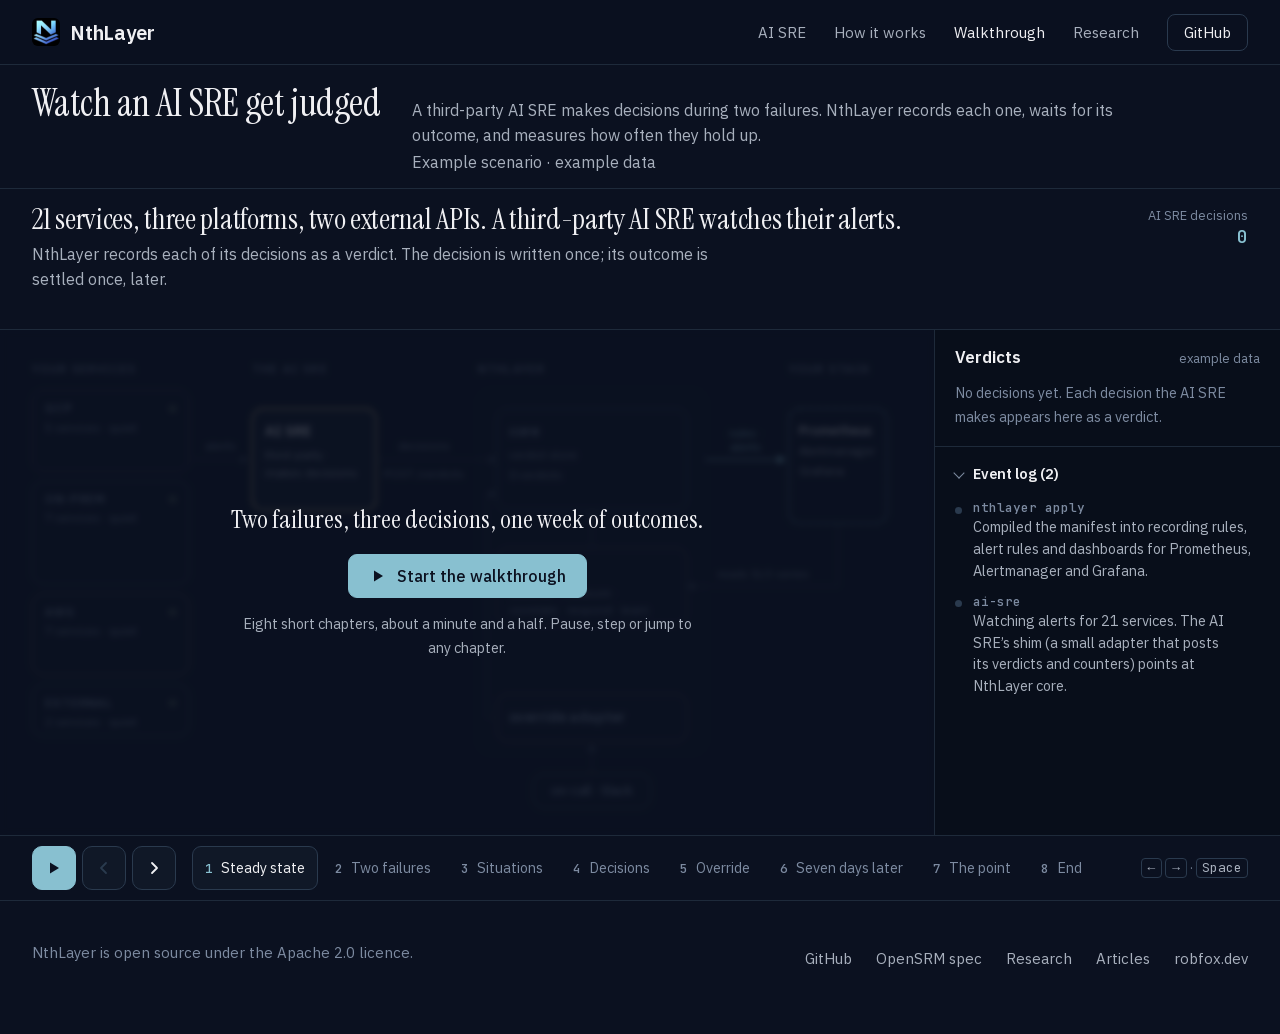
<file: walkthrough/index.html>
<!DOCTYPE html>
<html lang="en">
<head>
<meta charset="UTF-8">
<meta name="viewport" content="width=device-width, initial-scale=1.0">
<title>NthLayer — AI SRE walkthrough</title>
<meta name="description" content="An example scenario: a third-party AI SRE makes decisions during two failures. NthLayer records each one as a verdict, waits for its outcome, and measures how often they hold up.">
<meta name="theme-color" content="#0B1120">
<link rel="preload" href="/walkthrough/verdicts.json?v=6d63d3d6" as="fetch" crossorigin="anonymous">
<link rel="canonical" href="https://nthlayer.io/walkthrough/">
<meta property="og:title" content="NthLayer — AI SRE walkthrough">
<meta property="og:description" content="Watch an AI SRE get judged: every decision it makes is recorded as a verdict, its outcome settles later, and its reversal rate is measured against a judgment SLO. Example scenario, example data.">
<meta property="og:type" content="website">
<meta property="og:url" content="https://nthlayer.io/walkthrough/">
<meta property="og:site_name" content="NthLayer">
<meta property="og:image" content="https://nthlayer.io/og/walkthrough.png">
<meta property="og:image:width" content="1200">
<meta property="og:image:height" content="630">
<meta property="og:image:alt" content="NthLayer: Watch an AI SRE get judged.">
<meta name="twitter:card" content="summary_large_image">
<meta name="twitter:image" content="https://nthlayer.io/og/walkthrough.png">
<meta name="twitter:title" content="NthLayer — AI SRE walkthrough">
<link rel="icon" type="image/png" sizes="32x32" href="/favicon-32.png">
<link rel="icon" type="image/png" sizes="192x192" href="/favicon-192.png">
<link rel="apple-touch-icon" sizes="180x180" href="/apple-touch-icon.png">
<link rel="preload" href="/fonts/instrument-serif-latin-400.woff2" as="font" type="font/woff2" crossorigin>
<link rel="preload" href="/fonts/ibm-plex-sans-latin-var.woff2" as="font" type="font/woff2" crossorigin>
<link rel="stylesheet" href="/fonts/fonts.css">
<style>
:root {
  color-scheme: dark;

  --bg: #0B1120;
  --bg-sunk: #080E1A;
  --bg-raised: #101827;
  --bg-nav: rgba(11, 17, 32, 0.86);
  --line: #1E2A3A;
  --line-strong: #2A3A4E;
  --text: #F0F0F3;
  --text-body: #A8B0BD;
  --text-muted: #7D8BA1;
  --frost: #88C0D0;
  --frost-2: #81A1C1;
  --frost-3: #5E81AC;
  --held: #A3BE8C;
  --bad: #D0737C;
  --purple: #B48EAD;

  --serif: 'Instrument Serif', 'Instrument Serif Fallback', Georgia, serif;
  --sans: 'IBM Plex Sans', 'IBM Plex Sans Fallback', system-ui, sans-serif;
  --mono: 'JetBrains Mono', 'JetBrains Mono Fallback', ui-monospace, monospace;

  --gutter: clamp(16px, 3vw, 32px);
  --wrap: 1120px;
  --ease: cubic-bezier(0.16, 1, 0.3, 1);
  --nav-h: 65px;
}

* { margin: 0; padding: 0; box-sizing: border-box; }
html { scrollbar-color: var(--line-strong) var(--bg); scroll-padding-top: var(--nav-h); }
body {
  background: var(--bg);
  color: var(--text-body);
  font: 400 17px/1.65 var(--sans);
  -webkit-font-smoothing: antialiased;
  text-rendering: optimizeLegibility;
}
::selection { background: rgba(136, 192, 208, 0.28); color: var(--text); }
a { color: var(--frost); text-underline-offset: 3px; text-decoration-thickness: 1px; }
a:hover { color: var(--text); }
:focus-visible { outline: 2px solid var(--frost); outline-offset: 3px; border-radius: 4px; }
code, kbd { font-family: var(--mono); font-size: 0.86em; }
img { display: block; }
button { font: inherit; color: inherit; }
.sr-only { position: absolute; width: 1px; height: 1px; padding: 0; margin: -1px; overflow: hidden; clip-path: inset(50%); white-space: nowrap; border: 0; }

.skip { position: absolute; left: -9999px; top: 8px; background: var(--text); color: var(--bg); padding: 8px 14px; border-radius: 6px; z-index: 200; }
.skip:focus { left: 8px; }
.skip:hover { color: var(--bg); }

.wrap { max-width: var(--wrap); margin: 0 auto; padding: 0 var(--gutter); }
h1, h2, h3 { color: var(--text); font-weight: 400; text-wrap: balance; }
p, li { text-wrap: pretty; }

/* ── Nav (from the homepage) ─────────────────────── */
.nav {
  position: sticky; top: 0; z-index: 100;
  background: var(--bg-nav);
  backdrop-filter: blur(12px); -webkit-backdrop-filter: blur(12px);
  border-bottom: 1px solid var(--line);
}
.nav .wrap { display: flex; align-items: center; justify-content: space-between; height: 64px; max-width: none; }
.brand { display: flex; align-items: center; gap: 10px; text-decoration: none; color: var(--text); font-weight: 600; font-size: 1.25rem; letter-spacing: -0.01em; }
.brand img { width: 28px; height: 28px; border-radius: 6px; object-fit: cover; }
.nav-links { display: flex; align-items: center; gap: 28px; list-style: none; }
.nav-links a { color: var(--text-body); text-decoration: none; font-size: 0.9375rem; }
.nav-links a:hover, .nav-links a[aria-current="page"] { color: var(--text); }
.nav-links .gh { color: var(--text); border: 1px solid var(--line-strong); padding: 8px 16px; border-radius: 8px; }
.nav-links .gh:hover { border-color: var(--frost-3); }
.nav-menu { display: none; }

/* ── Verdict pills (from the homepage) ───────────── */
.verdict { display: inline-flex; flex-wrap: wrap; align-items: center; gap: 2px 8px; font: 500 0.8rem var(--mono); white-space: nowrap; }
.verdict::before { content: ""; width: 8px; height: 8px; box-sizing: border-box; border-radius: 50%; background: currentColor; flex: none; }
.v-confirmed { color: var(--held); }
.v-overridden { color: var(--bad); }
.v-expired { color: var(--text-muted); }
.v-expired::before { background: transparent; border: 1.5px dashed currentColor; }
.v-pending { color: var(--frost-2); }
.v-pending::before { background: transparent; border: 1.5px solid currentColor; }
.verdict small { flex-basis: 100%; padding-left: 16px; font: 400 0.8rem var(--sans); color: var(--text-muted); white-space: normal; }

/* ── Meter (from the homepage) ───────────────────── */
.meter-track { position: relative; height: 6px; border-radius: 3px; background: var(--line-strong); }
.meter-fill { position: absolute; left: 0; top: 0; bottom: 0; border-radius: 3px; background: var(--held); }
.meter-fill.over { background: var(--bad); }
/* Scale is 0 to 2x target, so the target mark sits at the midpoint. */
.meter-target { position: absolute; left: 50%; top: -5px; bottom: -5px; width: 2px; background: var(--text); border-radius: 1px; }

/* ── Page frame: intro + stage fill the viewport under the nav ── */
.walk { display: flex; flex-direction: column; }
/* Wide screens: intro and stage share the viewport under the header, so the controls are on the first screen. */
.stage { flex: none; height: calc(100svh - var(--nav-h)); min-height: 540px; }
@media (min-width: 1200px) {
  .walk { height: calc(100svh - var(--nav-h)); min-height: 620px; }
  .stage { flex: 1; height: auto; min-height: 0; }
}
.intro { flex: none; padding: 18px var(--gutter) 14px; display: flex; flex-wrap: wrap; align-items: baseline; gap: 6px 32px; border-bottom: 1px solid var(--line); }
.intro h1 { font-family: var(--serif); font-size: clamp(2rem, 3vw, 2.5rem); line-height: 1.05; letter-spacing: -0.015em; flex: none; }
.intro-copy { flex: 1 1 420px; max-width: 72ch; }
.intro-copy p { font-size: 1rem; line-height: 1.55; color: var(--text-body); }
.scenario-label { margin-top: 2px; font-size: 0.9rem; color: var(--text-muted); }
/* Shorter wide screens: the intro shrinks to one line, and the narration tightens so the strip keeps its size. */
@media (min-width: 1200px) and (max-height: 859px) {
  .intro { padding: 6px var(--gutter) 6px; }
  .intro h1 { font-size: 1.5rem; }
  .intro-lede { display: none; }
  .narration { padding: 8px var(--gutter) 6px; }
  .headline { font-size: 1.5rem; }
  /* Wider measure here: two lines of detail instead of four keep the strip's labels at 11px or more. */
  .detail { max-width: none; margin-top: 2px; font-size: 0.9rem; line-height: 1.45; }
  .strip { top: 6px; bottom: 6px; height: calc(100% - 12px); }
  .controls { padding-top: 6px; padding-bottom: 6px; }
}
#root { flex: 1; min-height: 0; display: flex; flex-direction: column; }
.load-note { padding: 24px var(--gutter); color: var(--text-muted); min-height: calc(100svh - var(--nav-h)); }
.fatal { padding: 24px var(--gutter) 48px; max-width: calc(70ch + 2 * var(--gutter)); }
.fatal h2 { font-family: var(--serif); font-size: clamp(1.6rem, 2.3vw, 2.05rem); line-height: 1.12; letter-spacing: -0.01em; }
.fatal p { margin-top: 10px; font-size: 1rem; }
.fatal .data-error { padding: 0; }

/* ── Stage ───────────────────────────────────────── */
.stage { display: grid; grid-template-rows: auto minmax(0, 1fr) auto; }
.narration { display: flex; justify-content: space-between; align-items: flex-start; gap: 24px; padding: 14px var(--gutter) 12px; }
.narration-text { flex: 1 1 auto; min-width: 0; max-width: 62rem; display: grid; }
.narration-text .nt { grid-area: 1 / 1; visibility: hidden; }
.narration-text .nt.on { visibility: visible; }
.headline { font-family: var(--serif); font-size: clamp(1.6rem, 2.3vw, 2.05rem); line-height: 1.12; letter-spacing: -0.01em; color: var(--text); }
.detail { margin-top: 6px; max-width: 70ch; font-size: 1rem; line-height: 1.55; color: var(--text-body); }
.hud { flex: none; text-align: right; padding-top: 4px; font: 400 0.8rem var(--sans); color: var(--text-muted); font-variant-numeric: tabular-nums; }
.hud b { display: block; font-family: var(--mono); font-weight: 500; font-size: 1.15rem; color: var(--frost); }
.kbd-hint { display: none; flex: none; margin-left: auto; font-size: 0.8rem; color: var(--text-muted); white-space: nowrap; }
.kbd-hint kbd { display: inline-block; min-width: 1.7em; padding: 0 5px; border: 1px solid var(--line-strong); border-radius: 4px; color: var(--text-body); text-align: center; font-size: 0.8rem; line-height: 1.4; }
/* The hint shares the controls row: a compact form from 1200px, the full one where the tabs leave room. */
@media (hover: hover) and (pointer: fine) and (min-width: 1200px) { .kbd-hint { display: block; } }
@media (max-width: 1439px) { .kbd-hint .kh-w, .kbd-hint .kh-r { display: none; } }
.next-in { flex: none; font-size: 0.8rem; color: var(--text-muted); font-variant-numeric: tabular-nums; white-space: nowrap; }

.stage-body { min-height: 0; display: grid; grid-template-columns: minmax(0, 1fr) clamp(260px, 27vw, 360px); --strip-max: 1.1; border-top: 1px solid var(--line); border-bottom: 1px solid var(--line); }
.strip-wrap { position: relative; min-height: 0; min-width: 0; overflow: hidden; background: var(--bg); }

/* Story strip: one lit step per chapter, everything else dimmed. */
/* The strip's left edge sits on the page gutter, in line with the narration and controls. */
/* Capped at 1.1x the viewBox, so on big screens the spare width goes to the side panel rather than oversized labels. */
.strip { position: absolute; top: 12px; bottom: 12px; left: calc(var(--gutter) - 1px); width: calc(100% - 2 * var(--gutter)); height: calc(100% - 24px); max-width: 1022px; max-height: 572px; margin: auto 0; display: block; }
@media (min-width: 1440px) { .stage-body { grid-template-columns: minmax(0, 1fr) clamp(300px, 30vw, 440px); } }
.strip text { font-family: var(--sans); }
/* Only shapes dim. Unlit text stays fully opaque in the muted colour so it keeps its contrast. */
.strip .el :is(.box, .wire, .head, .ring, .dot), .strip .group { opacity: 0.36; transition: opacity 0.3s var(--ease); }
.strip .el.lit :is(.box, .wire, .head, .ring, .dot), .strip .group.lit { opacity: 1; }
.strip .el:not(.lit) text { fill: var(--text-muted); }
.strip .box { fill: var(--bg-raised); stroke: var(--c); stroke-width: 1; transition: stroke 0.3s var(--ease), stroke-width 0.3s var(--ease); }
.strip .lit .box { stroke-width: 1.3; }
.strip .box.dash { fill: none; stroke-dasharray: 5 4; }
.strip .group { fill: rgba(136, 192, 208, 0.03); stroke: rgba(136, 192, 208, 0.22); stroke-width: 1; }
.strip .wire { fill: none; stroke: var(--text-muted); stroke-width: 1; transition: stroke 0.3s var(--ease), stroke-width 0.3s var(--ease); }
.strip .head { fill: var(--text-muted); transition: fill 0.3s var(--ease); }
.strip .lit .wire { stroke: var(--c); stroke-width: 1.3; }
.strip .lit .head { fill: var(--c); }
.strip .wl { font: 400 12.5px var(--sans); fill: var(--text-muted); transition: fill 0.3s var(--ease); }
.strip .lit .wl { fill: var(--c); }
.strip .col { font: 500 12.5px var(--sans); letter-spacing: 0.1em; fill: var(--text-muted); }
.strip .plat { font: 600 12.5px var(--sans); letter-spacing: 0.08em; fill: var(--text-muted); }
.strip .tag { font: 400 12.5px var(--mono); }
.strip .nm { font-weight: 600; font-size: 15.5px; fill: var(--text); }
.strip .svc { font-weight: 500; font-size: 13.5px; fill: var(--text); }
.strip .sb { font-size: 12.5px; fill: var(--text-muted); }
.strip .lit .sb { fill: var(--text-body); }
.strip .live { font-size: 12.5px; fill: var(--text); }
.strip .alert, .strip .sb.alert, .strip .lit .sb.alert { fill: var(--bad); }
.strip .ring { fill: none; stroke-width: 2; transition: stroke 0.3s var(--ease); }
.strip .mid { text-anchor: middle; }
.strip.compact .wl.sub { display: none; }

.side { min-height: 0; overflow-y: auto; outline-offset: -2px; border-left: 1px solid var(--line); background: var(--bg-sunk); scrollbar-color: var(--line-strong) var(--bg-sunk); }
.side-sec { padding: 16px 20px 18px; }
.side-sec + .side-sec { border-top: 1px solid var(--line); }
.side-head { display: flex; justify-content: space-between; align-items: baseline; gap: 12px; margin-bottom: 4px; }
.side-head h3 { font: 600 1.05rem var(--sans); color: var(--text); }
.side-head span { font-size: 0.8rem; color: var(--text-muted); }
.empty { font-size: 0.9rem; color: var(--text-muted); padding: 8px 0 0; }
.data-error { padding: 8px 0 0; font-size: 0.9rem; color: var(--text-body); }
.data-error .text-btn { margin-top: 6px; }
.text-btn { display: inline-flex; align-items: center; gap: 8px; min-height: 44px; padding: 0 2px; border: 0; background: none; color: var(--frost); font-weight: 500; font-size: 0.9rem; cursor: pointer; text-decoration: underline; text-decoration-thickness: 1px; text-underline-offset: 3px; }
.text-btn:hover { color: var(--text); }

/* Verdict cards */
.vlist { list-style: none; }
.vcard { padding: 14px 0 12px; border-top: 1px solid var(--line); transition: background-color 0.8s var(--ease); }
.vlist .vcard:first-child { border-top: 0; }
/* The card(s) that changed this chapter: a status-coloured top rule, a tint, and one ring on the pill. */
.vcard.changed { --sc: var(--frost-2); margin: 0 -20px; padding-left: 20px; padding-right: 20px; border-top-color: transparent;
  background: color-mix(in srgb, var(--sc) 10%, transparent); box-shadow: inset 0 2px 0 var(--sc); }
.vcard.changed .verdict::before { animation: pill-ring 1.4s var(--ease) calc(0.2s + var(--ri, 0) * 120ms) 2; }
@keyframes pill-ring { from { box-shadow: 0 0 0 0 currentColor; } to { box-shadow: 0 0 0 7px transparent; } }
.vcard-top { display: flex; flex-wrap: wrap; justify-content: space-between; align-items: baseline; gap: 0 12px; }
.vcard .who { color: var(--text); font-weight: 500; font-size: 0.9rem; }
.vcard .who span { color: var(--text-muted); font-weight: 400; }
.vcard .conf { font: 400 0.8rem var(--sans); color: var(--text-muted); font-variant-numeric: tabular-nums; white-space: nowrap; }
.vcard .conf .n { font-family: var(--mono); }
.vcard .what { margin: 3px 0 8px; font-size: 0.9rem; line-height: 1.5; color: var(--text-body); }
.vcard .note { margin-top: 8px; font-size: 0.8rem; line-height: 1.5; color: var(--text-muted); }
.vcard .ids { margin-top: 6px; font: 400 0.8rem var(--mono); color: var(--text-muted); }

/* Week summary */
.week { padding: 0 0 6px; }
.week-counts { list-style: none; display: grid; grid-template-columns: repeat(auto-fit, minmax(132px, 1fr)); gap: 10px 16px; margin: 8px 0 14px; }
.week-counts .verdict { flex-wrap: nowrap; }
.week-counts li { display: flex; justify-content: space-between; align-items: baseline; gap: 8px; padding-bottom: 6px; border-bottom: 1px solid var(--line); }
.week-counts b { font: 500 1rem var(--mono); color: var(--text); font-variant-numeric: tabular-nums; }
.week-rate { font-size: 0.9rem; color: var(--text-body); }
.week-rate b { font-family: var(--mono); font-weight: 500; color: var(--bad); }
.week-rate .why { display: block; font-size: 0.8rem; color: var(--text-muted); }
.nw { white-space: nowrap; }
.week-expiry { margin: -6px 0 12px; font-size: 0.8rem; color: var(--text-muted); }
.sub-head { margin: 18px 0 2px; font: 600 0.9rem var(--sans); color: var(--text); }
.sub-head:first-child { margin-top: 8px; }
.sub-head span { font-weight: 400; color: var(--text-muted); }
.minor-head { margin: 14px 0 0; font-size: 0.8rem; color: var(--text-muted); }
.respond-line { padding: 8px 0 4px; }

/* Chapter 7: the two SLOs, compact */
.compare { padding-top: 6px; }
.cmp { padding: 10px 0 12px; border-top: 1px solid var(--line); }
.cmp:first-child { border-top: 0; }
.cmp-k { font-size: 0.9rem; color: var(--text-body); }
.cmp-v { display: flex; flex-wrap: wrap; align-items: baseline; gap: 2px 10px; margin-top: 2px; font-size: 0.8rem; }
.cmp-v b { font: 500 1.15rem var(--mono); font-variant-numeric: tabular-nums; }
.cmp.ok .cmp-v { color: var(--held); }
.cmp.bad .cmp-v { color: var(--bad); }
.cmp .meter-track { margin: 12px 0 6px; }
.cmp-note { margin-top: 6px; font-size: 0.8rem; line-height: 1.5; color: var(--text-muted); }

/* Event log */
.log-group { list-style: none; }
.log-sec { padding-top: 6px; padding-bottom: 10px; }
.settle { margin: 4px 0 8px; }
.settle p { margin-top: 6px; font-size: 0.9rem; line-height: 1.5; color: var(--text-body); }
.settle p.ops { font-size: 0.8rem; color: var(--text-muted); }
.log-sec summary, .settle summary { display: flex; align-items: center; gap: 10px; min-height: 40px; cursor: pointer; font: 600 0.9rem var(--sans); color: var(--text); list-style: none; }
.log-sec summary::-webkit-details-marker, .settle summary::-webkit-details-marker { display: none; }
.log-sec summary::before, .settle summary::before { content: ""; width: 7px; height: 7px; border-right: 1.5px solid var(--text-muted); border-bottom: 1.5px solid var(--text-muted); transform: rotate(-45deg); transition: transform 0.2s var(--ease); }
.log-sec details[open] summary::before, .settle[open] summary::before { transform: rotate(45deg); }
.log-sec summary:hover, .settle summary:hover { color: var(--frost); }
.ev { display: grid; grid-template-columns: 10px minmax(0, 1fr); gap: 0 8px; padding: 6px 0; font-size: 0.9rem; line-height: 1.5; color: var(--text-body); }
.ev::before { content: ""; width: 7px; height: 7px; border-radius: 50%; margin-top: 0.5em; background: var(--dot, var(--line-strong)); }
.ev .src { display: block; font: 500 0.8rem var(--mono); color: var(--text-muted); }

/* Stage overlays */
.overlay { position: absolute; inset: 0; z-index: 8; display: flex; align-items: center; justify-content: center; padding: 24px; background: rgba(11, 17, 32, 0.78); backdrop-filter: blur(3px); -webkit-backdrop-filter: blur(3px); }
.start-card { text-align: center; max-width: 30rem; }
.start-card p { font-size: 0.9rem; color: var(--text-body); margin-top: 14px; }
.start-card .start-lede { margin: 0 0 18px; font-family: var(--serif); font-size: 1.6rem; line-height: 1.2; color: var(--text); }
.btn { display: inline-flex; align-items: center; justify-content: center; gap: 10px; min-height: 44px; padding: 0 20px; border-radius: 9px; border: 1px solid var(--line-strong); background: var(--bg-raised); color: var(--text); font-weight: 500; font-size: 1rem; text-decoration: none; cursor: pointer; transition: background-color 0.2s var(--ease), border-color 0.2s var(--ease), color 0.2s var(--ease); }
.btn:hover { border-color: var(--frost-3); color: var(--text); }
.btn.primary { background: var(--frost); border-color: var(--frost); color: var(--bg); }
.btn.primary:hover { background: var(--text); border-color: var(--text); color: var(--bg); }
.btn svg { flex: none; }

.end-card { text-align: center; max-width: 40rem; }
.end-card h2:focus:not(:focus-visible), .mtl h2:focus:not(:focus-visible) { outline: none; }
.end-card h2 { font-family: var(--serif); font-size: clamp(1.9rem, 2.6vw, 2.4rem); line-height: 1.1; letter-spacing: -0.01em; }
.end-card .end-close { margin: 12px auto 22px; max-width: 34rem; font-size: 1rem; line-height: 1.55; color: var(--text-body); }
.end-actions { display: flex; flex-wrap: wrap; justify-content: center; align-items: center; gap: 12px; }
.end-card .end-label { margin-top: 14px; font-size: 0.8rem; color: var(--text-muted); }

/* Controls */
.controls { display: flex; align-items: center; gap: 16px; padding: 10px var(--gutter); }
.transport { display: flex; gap: 6px; flex: none; }
.icon-btn { width: 44px; height: 44px; display: inline-grid; place-items: center; border-radius: 10px; border: 1px solid var(--line-strong); background: var(--bg-raised); color: var(--text); cursor: pointer; transition: border-color 0.2s var(--ease), background-color 0.2s var(--ease); }
.icon-btn:hover:not([aria-disabled="true"]) { border-color: var(--frost-3); }
.icon-btn[aria-disabled="true"] { color: var(--line-strong); cursor: default; }
.icon-btn.primary { background: var(--frost); border-color: var(--frost); color: var(--bg); }
.icon-btn.primary:hover { background: var(--text); border-color: var(--text); }
.tabs-nav { flex: 1; min-width: 0; }
.tabs { list-style: none; display: flex; flex-wrap: wrap; gap: 4px; }
.tab { position: relative; min-height: 44px; padding: 0 12px; display: inline-flex; align-items: center; gap: 8px; border: 1px solid transparent; border-radius: 9px; background: transparent; color: var(--text-muted); font-size: 0.9rem; cursor: pointer; overflow: hidden; transition: color 0.2s var(--ease), background-color 0.2s var(--ease); }
.tab .n { font: 500 0.8rem var(--mono); color: inherit; }
.tab:hover { color: var(--text); background: var(--bg-raised); }
.tab.done { color: var(--text-body); }
.tab[aria-current] { color: var(--text); background: var(--bg-raised); border-color: var(--line-strong); }
.tab[aria-current] .n { color: var(--frost); }
.tab .prog { position: absolute; left: 0; bottom: 0; height: 2px; width: 100%; background: var(--frost); transform-origin: left; transform: scaleX(0); }
.tab .prog.run { animation: prog linear forwards; }
@keyframes prog { to { transform: scaleX(1); } }

/* ── Mobile timeline ─────────────────────────────── */
.mtl { list-style: none; padding: 8px var(--gutter) 40px; }
.mtl > li { display: grid; grid-template-columns: 32px minmax(0, 1fr); gap: 0 14px; position: relative; padding: 22px 0 26px; scroll-margin-top: calc(var(--nav-h) + 60px); }
.jump { position: sticky; top: var(--nav-h); z-index: 50; padding: 8px var(--gutter); background: var(--bg); border-bottom: 1px solid var(--line); }
.jump select { width: 100%; max-width: 24rem; min-height: 44px; padding: 0 12px; border: 1px solid var(--line-strong); border-radius: 8px; background: var(--bg-raised); color: var(--text); font: 500 1rem var(--sans); cursor: pointer; }
/* Mini strip: the chapter's lit elements, stacked in the strip's column order. Static. */
.mini { list-style: none; margin: 14px 0 2px; max-width: 26rem; }
.mini-box { padding: 8px 12px; border: 1px solid var(--c); border-radius: 9px; background: var(--bg-raised); line-height: 1.4; }
.mini-box b { display: block; font-weight: 600; font-size: 0.9rem; color: var(--text); }
.mini-box span { display: block; font-size: 0.8rem; color: var(--text-body); }
.mini.alert li:last-child .mini-box span { color: var(--bad); }
.mini-wire { display: flex; align-items: center; gap: 8px; padding: 3px 0 3px 18px; font-size: 0.8rem; color: var(--c); }
.mini-wire svg { flex: none; }
.mini-wire svg.up { transform: rotate(180deg); }
.mini-gap { height: 8px; }
.mtl > li + li { border-top: 1px solid var(--line); }
.mtl .num { width: 28px; height: 28px; border-radius: 50%; display: grid; place-items: center; border: 1px solid var(--line-strong); font: 500 0.8rem var(--mono); color: var(--frost); background: var(--bg-raised); margin-top: 2px; }
.mtl h2 { font-family: var(--serif); font-size: 1.6rem; line-height: 1.12; letter-spacing: -0.01em; }
.mtl .detail { font-size: 1rem; }
.mtl .log-group { margin-top: 12px; }
.mtl .mblock { margin-top: 14px; padding: 4px 16px 6px; background: var(--bg-sunk); border: 1px solid var(--line); border-radius: 10px; }
.mtl .mblock .vcard.changed { margin: 0 -16px; padding-left: 16px; padding-right: 16px; }
.mtl .mblock > .vlist:first-child > .vcard.changed:first-child { margin-top: -4px; border-radius: 9px 9px 0 0; }
.mtl .end-actions { justify-content: flex-start; flex-direction: column; align-items: stretch; margin-top: 16px; }
.mtl .end-actions .btn { justify-content: space-between; }

/* ── Footer (from the homepage) ──────────────────── */
footer { border-top: 1px solid var(--line); padding: 40px 0 56px; font-size: 0.9375rem; color: var(--text-muted); }
footer .wrap { max-width: none; display: flex; flex-wrap: wrap; justify-content: space-between; gap: 16px 32px; }
footer ul { list-style: none; display: flex; flex-wrap: wrap; gap: 4px 24px; }
footer a { display: inline-block; padding: 6px 0; color: var(--text-body); text-decoration: none; }
footer a:hover { color: var(--text); }

/* ── Responsive ──────────────────────────────────── */
@media (max-width: 1199px) {
  .tab:not([aria-current]) { padding: 0; width: 44px; justify-content: center; }
  .tab:not([aria-current]) .t { position: absolute; width: 1px; height: 1px; overflow: hidden; clip-path: inset(50%); white-space: nowrap; }
}
@media (min-width: 900px) and (max-width: 1199px) {
  .stage { height: auto; min-height: 0; }
  .stage-body { grid-template-columns: minmax(0, 1fr); }
  html { scroll-padding-bottom: var(--controls-h, 72px); }
  /* Full width, height from width (capped where the strip itself caps at 1.1x). */
  .strip-wrap { height: min(calc((100vw - 2 * var(--gutter)) * 0.5597 + 24px), 596px); }
  .intro { padding: 10px var(--gutter) 9px; }
  .intro h1 { font-size: 1.75rem; }
  .intro-lede { display: none; }
  .narration { padding: 10px var(--gutter) 8px; }
  .headline { font-size: 1.45rem; }
  .detail { margin-top: 3px; font-size: 0.92rem; line-height: 1.45; }
  .side { border-left: 0; border-top: 1px solid var(--line); overflow: visible; padding-bottom: 8px; }
  /* Stacked under the strip, the ledger shares the page gutter. */
  .side-sec { padding-left: var(--gutter); padding-right: var(--gutter); }
  .vcard.changed { margin: 0 calc(-1 * var(--gutter)); padding-left: var(--gutter); padding-right: var(--gutter); }
  /* The ledger now sits under the strip, so keep the chapter controls in reach. */
  .controls { position: sticky; bottom: 0; z-index: 9; background: var(--bg); border-top: 1px solid var(--line); }
}
@media (min-width: 761px) and (max-width: 899px) {
  .nav-links a { display: inline-flex; align-items: center; min-height: 44px; }
}
@media (max-width: 899px) {
  .walk { height: auto; min-height: 0; }
  .mtl { max-width: 760px; }
}
@media (max-width: 1199px) {
  .narration { flex-direction: column; gap: 4px; }
  .hud { text-align: left; padding-top: 2px; }
  .hud b { display: inline; margin-left: 6px; font-size: 1rem; }
}
/* Nav collapses to the menu at the same width as the homepage. */
@media (max-width: 900px) {
  .nav-links { display: none; }
  .nav-menu { display: block; position: relative; }
  .nav-menu summary { list-style: none; cursor: pointer; color: var(--text); border: 1px solid var(--line-strong); border-radius: 8px; padding: 0 16px; min-height: 44px; display: flex; align-items: center; font-size: 0.9375rem; }
  .nav-menu summary::-webkit-details-marker { display: none; }
  .nav-menu ul { list-style: none; position: absolute; right: 0; top: calc(100% + 8px); background: var(--bg-raised); border: 1px solid var(--line-strong); border-radius: 10px; padding: 8px; min-width: 200px; box-shadow: 0 16px 40px -12px rgba(0,0,0,0.7); }
  .nav-menu li a { display: flex; align-items: center; min-height: 44px; padding: 0 12px; color: var(--text); text-decoration: none; border-radius: 6px; }
  .nav-menu li a:hover, .nav-menu li a[aria-current="page"] { background: var(--line); }
}
@media (max-width: 760px) {
  body { font-size: 16px; }
  .walk { height: auto; min-height: 0; }
  .intro { padding-top: 24px; }
  .intro h1 { font-size: 2.1rem; }
  .brand { min-height: 44px; }
}

@media (prefers-reduced-motion: reduce) {
  html { scroll-behavior: auto; }
  *, *::before, *::after { animation: none !important; transition-duration: 0s !important; }
  /* Quick opacity and colour changes stay: they show what changed without moving anything. */
  .strip .el :is(.box, .wire, .head, .ring, .dot), .strip .group, .strip text, .tab, .btn, .icon-btn, .vcard {
    transition-duration: 150ms !important; transition-property: opacity, color, fill, stroke, background-color, border-color !important; }
  .tab .prog { display: none; }
}
</style>
</head>
<body>
<a class="skip" href="#main">Skip to content</a>

<header class="nav">
  <div class="wrap">
    <a class="brand" href="/" aria-label="NthLayer home">
      <img src="/logo-56.png" alt="" width="28" height="28">
      NthLayer
    </a>
    <nav aria-label="Primary">
      <ul class="nav-links">
        <li><a href="/#sre">AI SRE</a></li>
        <li><a href="/#how">How it works</a></li>
        <li><a href="/walkthrough/" aria-current="page">Walkthrough</a></li>
        <li><a href="/research">Research</a></li>
        <li><a class="gh" href="https://github.com/rsionnach/nthlayer">GitHub</a></li>
      </ul>
      <details class="nav-menu">
        <summary>Menu</summary>
        <ul>
          <li><a href="/#sre">AI SRE</a></li>
          <li><a href="/#how">How it works</a></li>
          <li><a href="/walkthrough/" aria-current="page">Walkthrough</a></li>
          <li><a href="/research">Research</a></li>
          <li><a href="https://github.com/rsionnach/nthlayer">GitHub</a></li>
        </ul>
      </details>
    </nav>
  </div>
</header>

<main id="main" class="walk">
  <div class="intro">
    <h1>Watch an AI SRE get judged</h1>
    <div class="intro-copy">
      <p class="intro-lede">A third-party AI SRE makes decisions during two failures. NthLayer records each one, waits for its outcome, and measures how often they hold up.</p>
      <p class="scenario-label">Example scenario · example data</p>
    </div>
  </div>
  <div id="root" data-src="/walkthrough/verdicts.json?v=6d63d3d6">
    <p class="load-note">Loading the walkthrough…</p>
    <noscript>
      <style>.load-note { display: none; }</style>
      <div class="fatal">
        <h2>21 services, three platforms, two external APIs. A third-party AI SRE watches their alerts.</h2>
        <p>NthLayer records each of its decisions as a verdict. The decision is written once; its outcome is settled once, later.</p>
        <p>The interactive walkthrough needs JavaScript. The short version: every decision the AI SRE makes is recorded as a verdict, its outcome settles later, and how often a human overrides its decisions becomes a judgment SLO with its own alert. Example data.</p>
      </div>
    </noscript>
  </div>
</main>

<footer>
  <div class="wrap">
    <span>NthLayer is open source under the Apache 2.0 licence.</span>
    <ul>
      <li><a href="https://github.com/rsionnach/nthlayer">GitHub</a></li>
      <li><a href="https://github.com/rsionnach/opensrm">OpenSRM spec</a></li>
      <li><a href="/research">Research</a></li>
      <li><a href="https://dev.to/rsionnach">Articles</a></li>
      <li><a href="https://robfox.dev">robfox.dev</a></li>
    </ul>
  </div>
</footer>

<script>
// Mobile menu: close on link click, Escape, or a tap outside.
(function () {
  var menu = document.querySelector('.nav-menu');
  if (!menu) return;
  var summary = menu.querySelector('summary');
  menu.addEventListener('click', function (e) { if (e.target.closest('a')) menu.open = false; });
  document.addEventListener('keydown', function (e) {
    if (e.key === 'Escape' && menu.open) { menu.open = false; summary.focus(); }
  });
  document.addEventListener('click', function (e) { if (menu.open && !menu.contains(e.target)) menu.open = false; });
})();

// The stage fills the viewport below the sticky header: measure its real height.
(function () {
  var nav = document.querySelector('.nav');
  function set() { document.documentElement.style.setProperty('--nav-h', nav.getBoundingClientRect().height + 'px'); }
  set();
  if ('ResizeObserver' in window) new ResizeObserver(set).observe(nav);
})();
</script>

<script defer src="/vendor/react.production.min.js" integrity="sha384-tMH8h3BGESGckSAVGZ82T9n90ztNXxvdwvdM6UoR56cYcf+0iGXBliJ29D+wZ/x8"></script>
<script defer src="/vendor/react-dom.production.min.js" integrity="sha384-bm7MnzvK++ykSwVJ2tynSE5TRdN+xL418osEVF2DE/L/gfWHj91J2Sphe582B1Bh"></script>
<script defer src="/walkthrough/app.js?v=6d63d3d6"></script>
</body>
</html>
</file>
<file: fonts/fonts.css>
/* Self-hosted fonts for nthlayer.io. Latin subsets from Google Fonts; all three families are SIL OFL 1.1 (see LICENSE-OFL.txt).
   Fallback faces are metric-matched to the web fonts (size-adjust from average advance width, ascent/descent from the
   font tables) so text doesn't reflow when the web font swaps in. */

@font-face {
  font-family: 'IBM Plex Sans';
  font-style: normal;
  font-weight: 400 600;
  font-stretch: 100%;
  font-display: swap;
  src: url('/fonts/ibm-plex-sans-latin-var.woff2') format('woff2');
  unicode-range: U+0000-00FF, U+0131, U+0152-0153, U+02BB-02BC, U+02C6, U+02DA, U+02DC, U+0304, U+0308, U+0329, U+2000-206F, U+20AC, U+2122, U+2191, U+2193, U+2212, U+2215, U+FEFF, U+FFFD;
}
@font-face {
  font-family: 'Instrument Serif';
  font-style: normal;
  font-weight: 400;
  font-display: swap;
  src: url('/fonts/instrument-serif-latin-400.woff2') format('woff2');
  unicode-range: U+0000-00FF, U+0131, U+0152-0153, U+02BB-02BC, U+02C6, U+02DA, U+02DC, U+0304, U+0308, U+0329, U+2000-206F, U+20AC, U+2122, U+2191, U+2193, U+2212, U+2215, U+FEFF, U+FFFD;
}
@font-face {
  font-family: 'JetBrains Mono';
  font-style: normal;
  font-weight: 400 500;
  font-display: swap;
  src: url('/fonts/jetbrains-mono-latin-var.woff2') format('woff2');
  unicode-range: U+0000-00FF, U+0131, U+0152-0153, U+02BB-02BC, U+02C6, U+02DA, U+02DC, U+0304, U+0308, U+0329, U+2000-206F, U+20AC, U+2122, U+2191, U+2193, U+2212, U+2215, U+FEFF, U+FFFD;
}

/* Metric-matched fallbacks */
@font-face {
  font-family: 'Instrument Serif Fallback';
  src: local('Georgia');
  size-adjust: 76.05%;
  ascent-override: 130.18%;
  descent-override: 40.76%;
  line-gap-override: 0%;
}
@font-face {
  font-family: 'IBM Plex Sans Fallback';
  src: local('Arial'), local('Helvetica Neue'), local('Helvetica');
  size-adjust: 100.17%;
  ascent-override: 102.33%;
  descent-override: 27.45%;
  line-gap-override: 0%;
}
@font-face {
  font-family: 'JetBrains Mono Fallback';
  src: local('Courier New'), local('Courier');
  size-adjust: 100%;
  ascent-override: 102%;
  descent-override: 30%;
  line-gap-override: 0%;
}

/* Font stacks, for pages that want them as tokens. */
:root {
  --serif: 'Instrument Serif', 'Instrument Serif Fallback', Georgia, serif;
  --sans: 'IBM Plex Sans', 'IBM Plex Sans Fallback', system-ui, sans-serif;
  --mono: 'JetBrains Mono', 'JetBrains Mono Fallback', ui-monospace, monospace;
}
</file>
